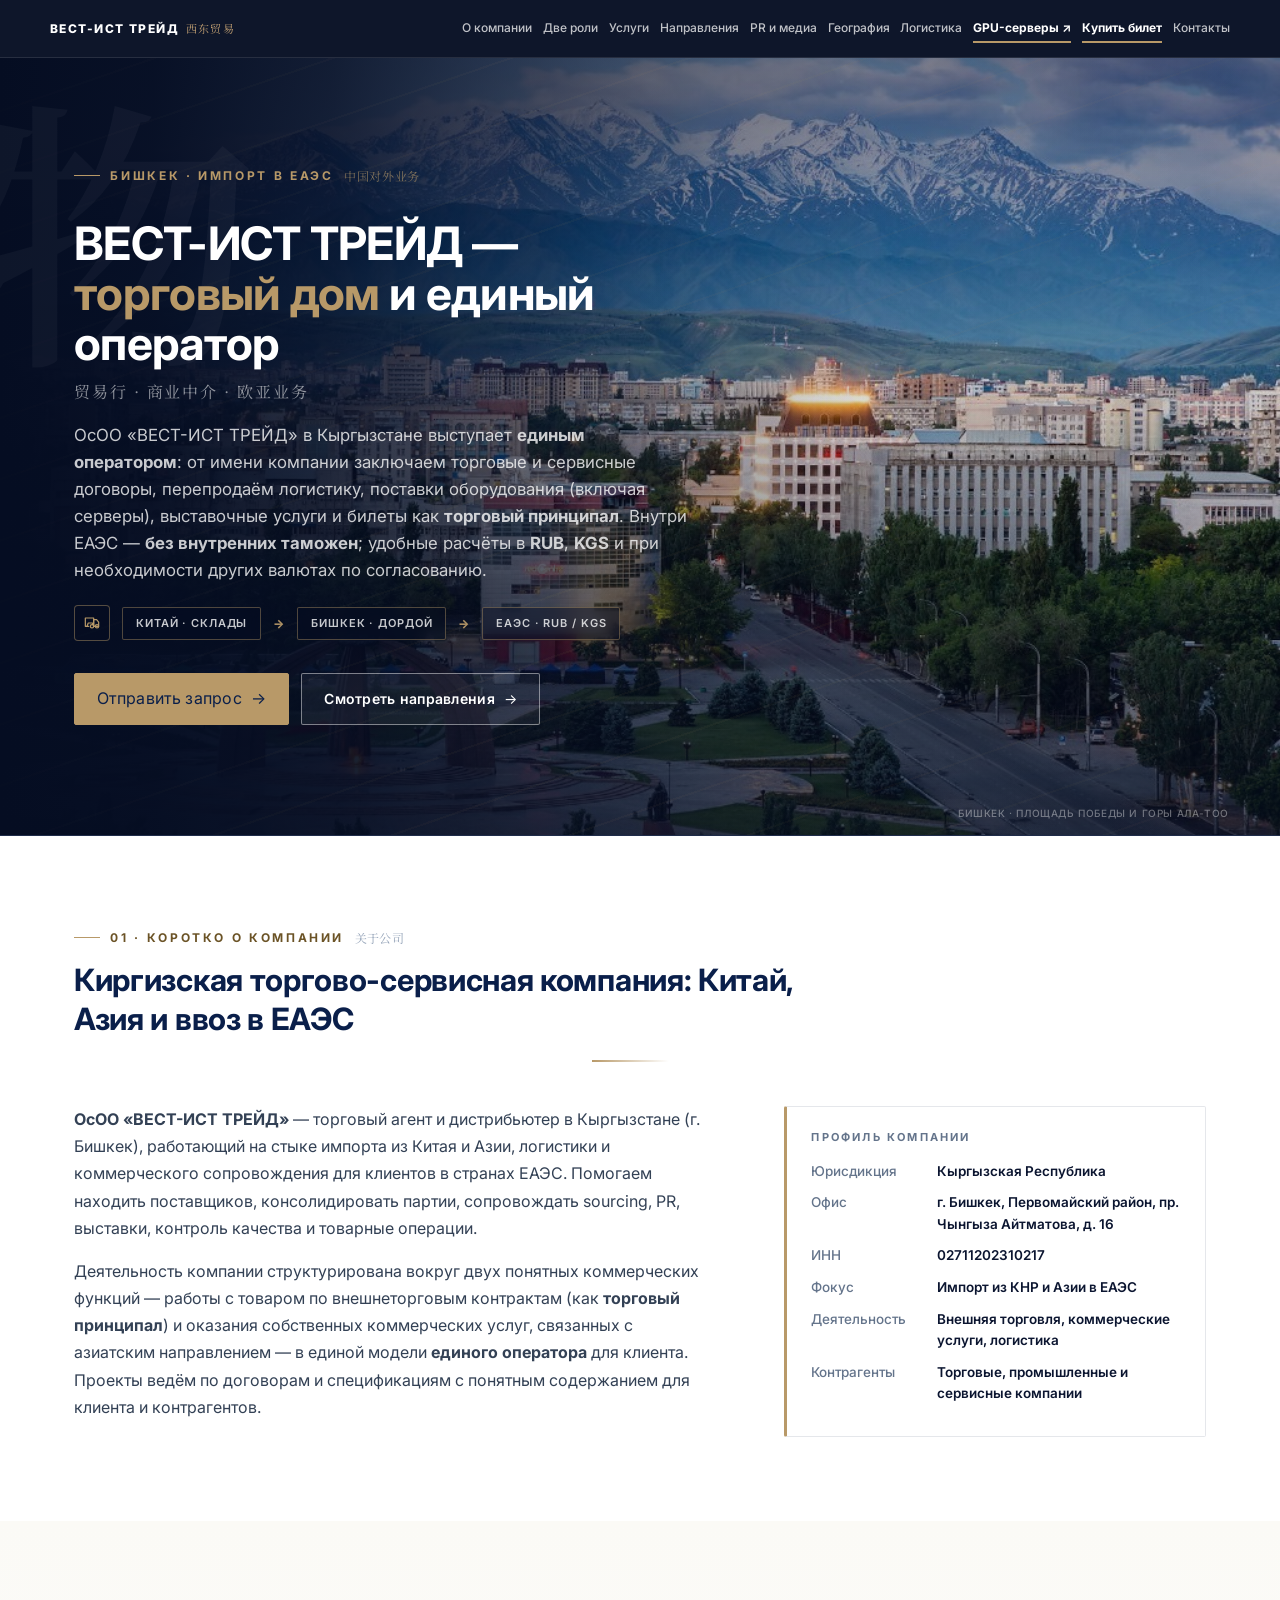
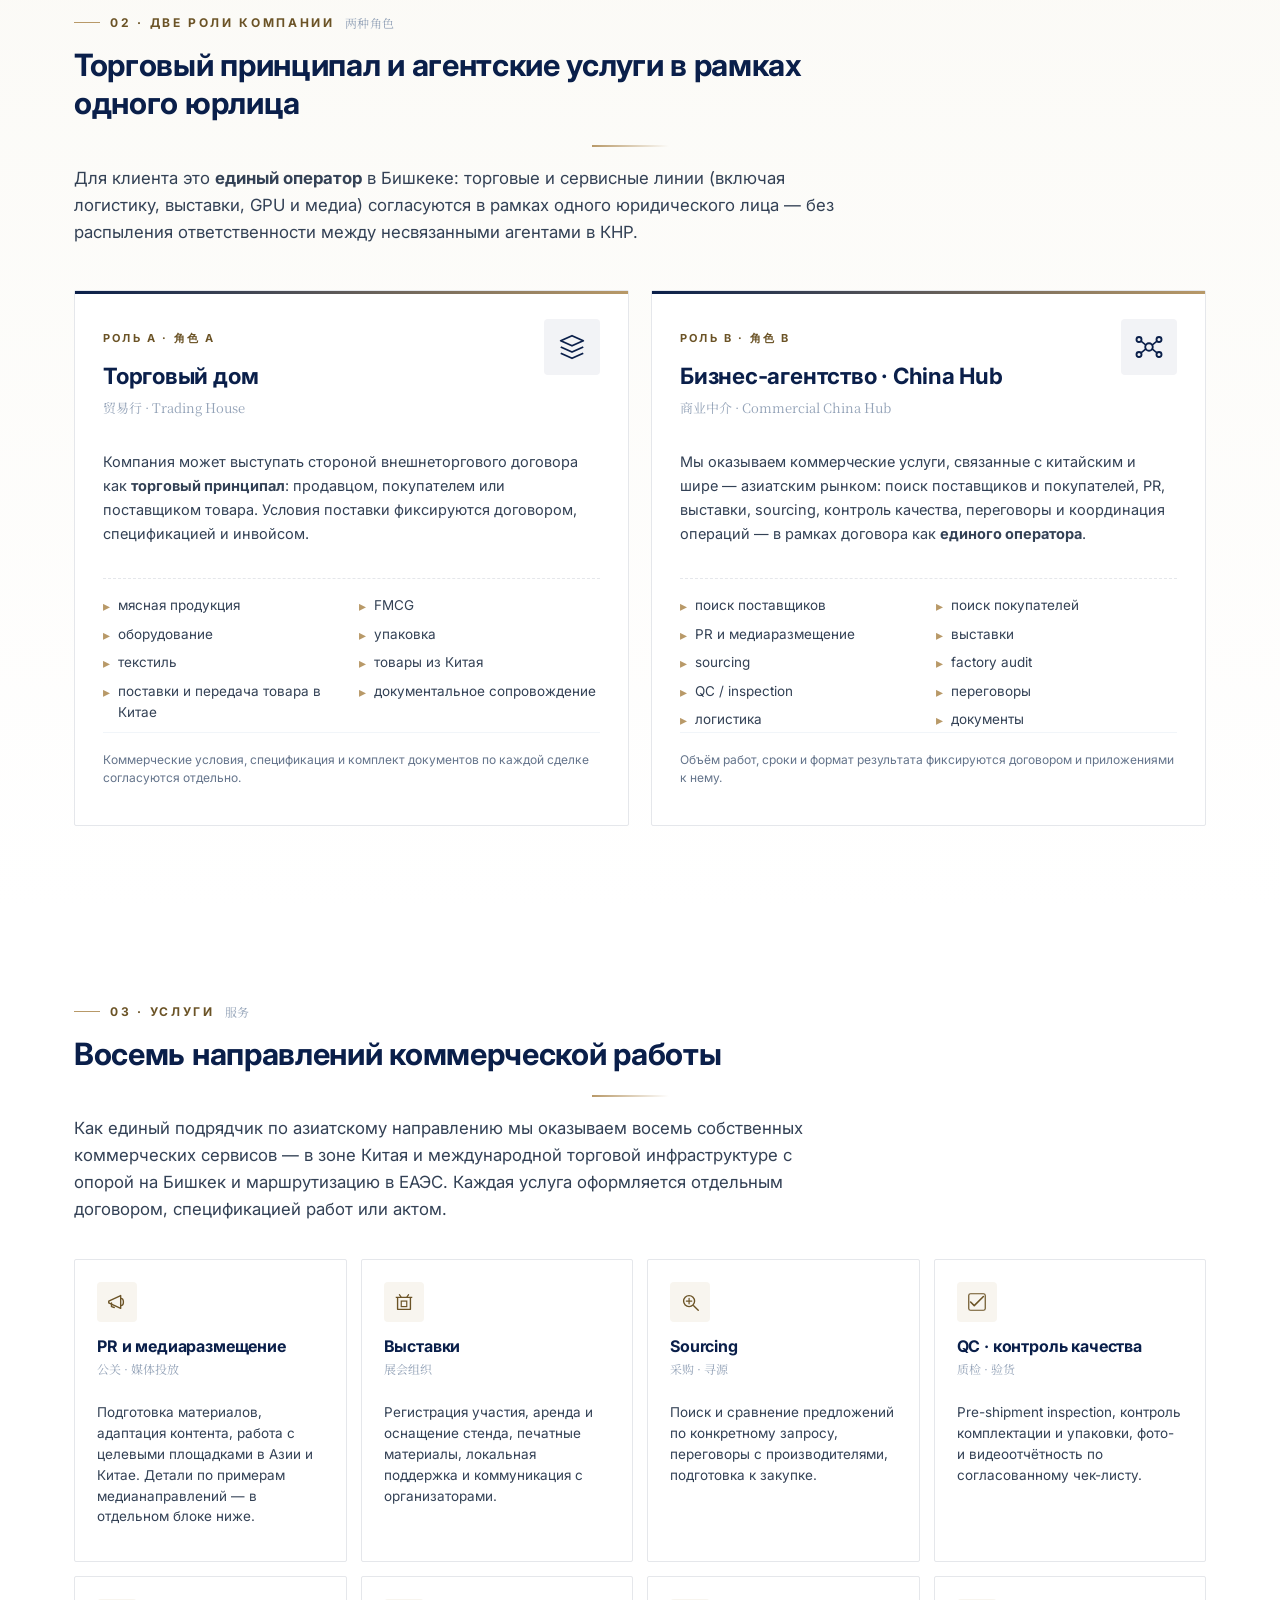
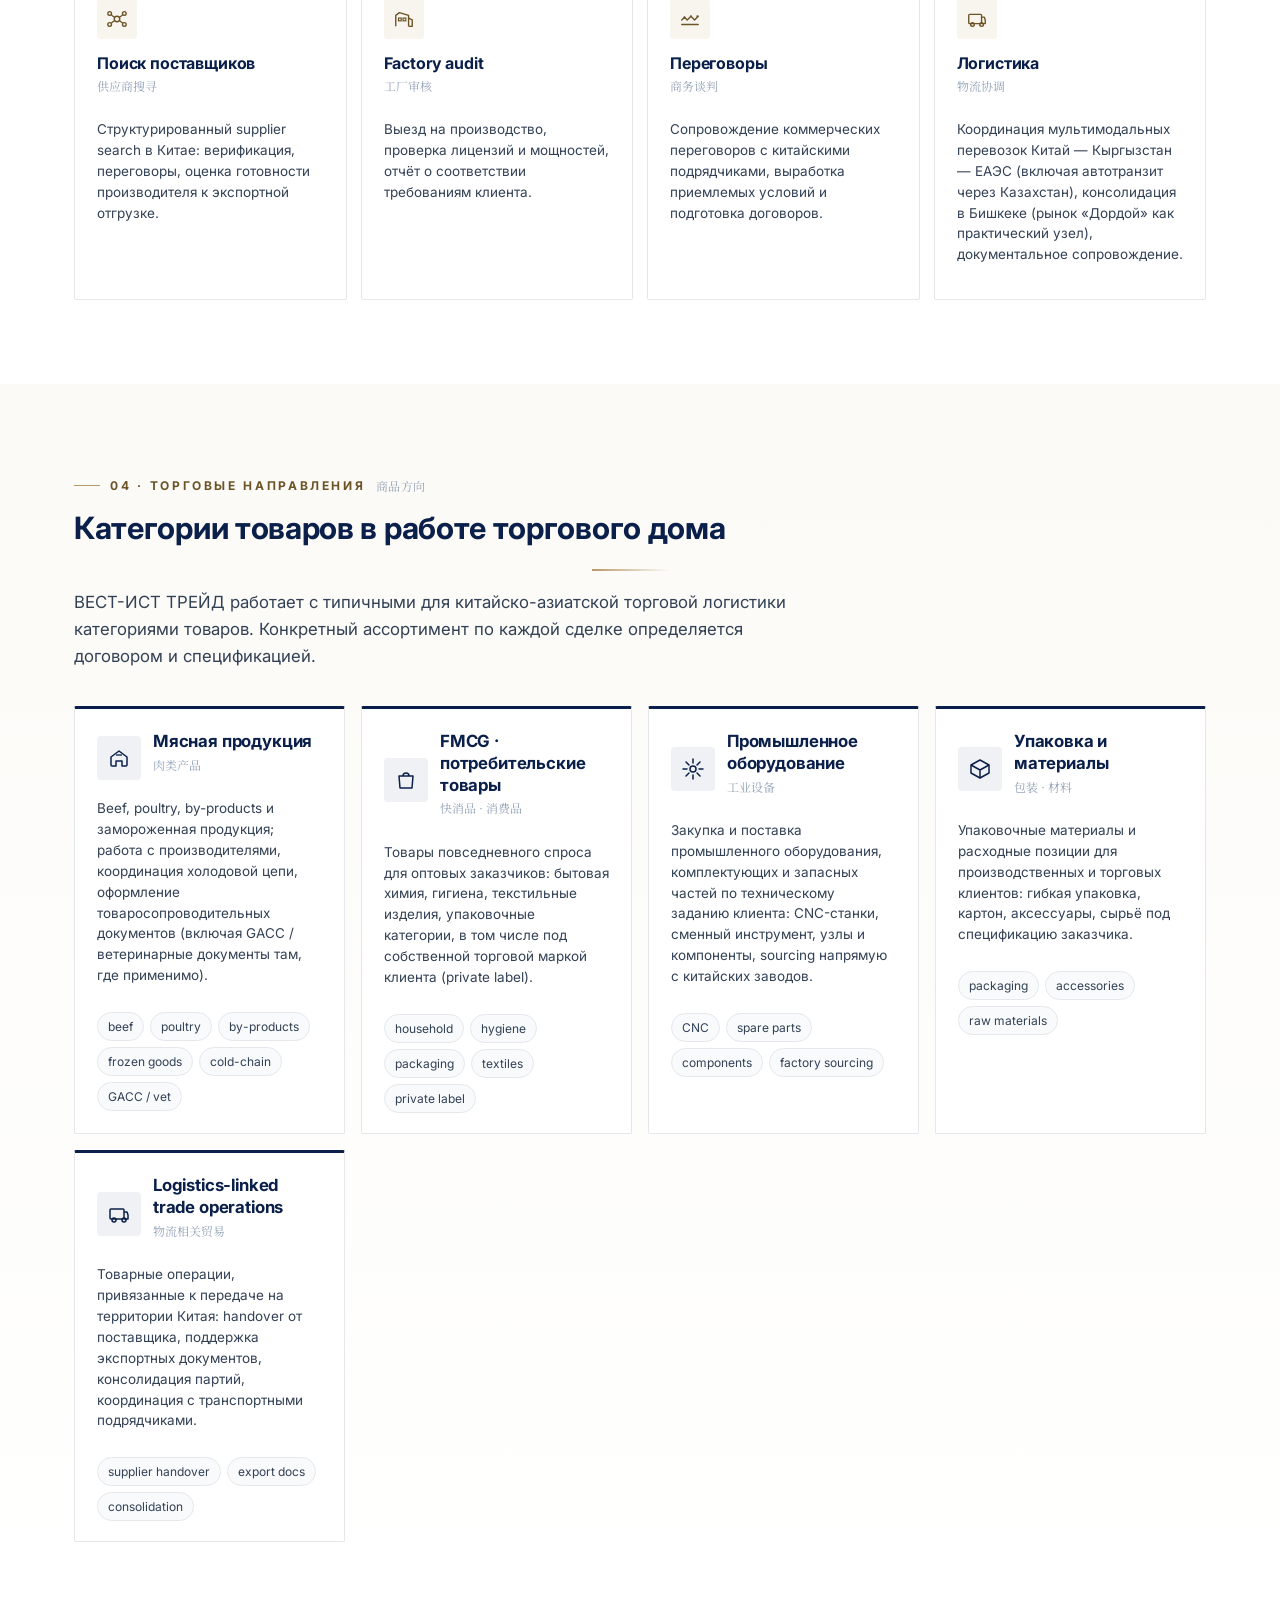
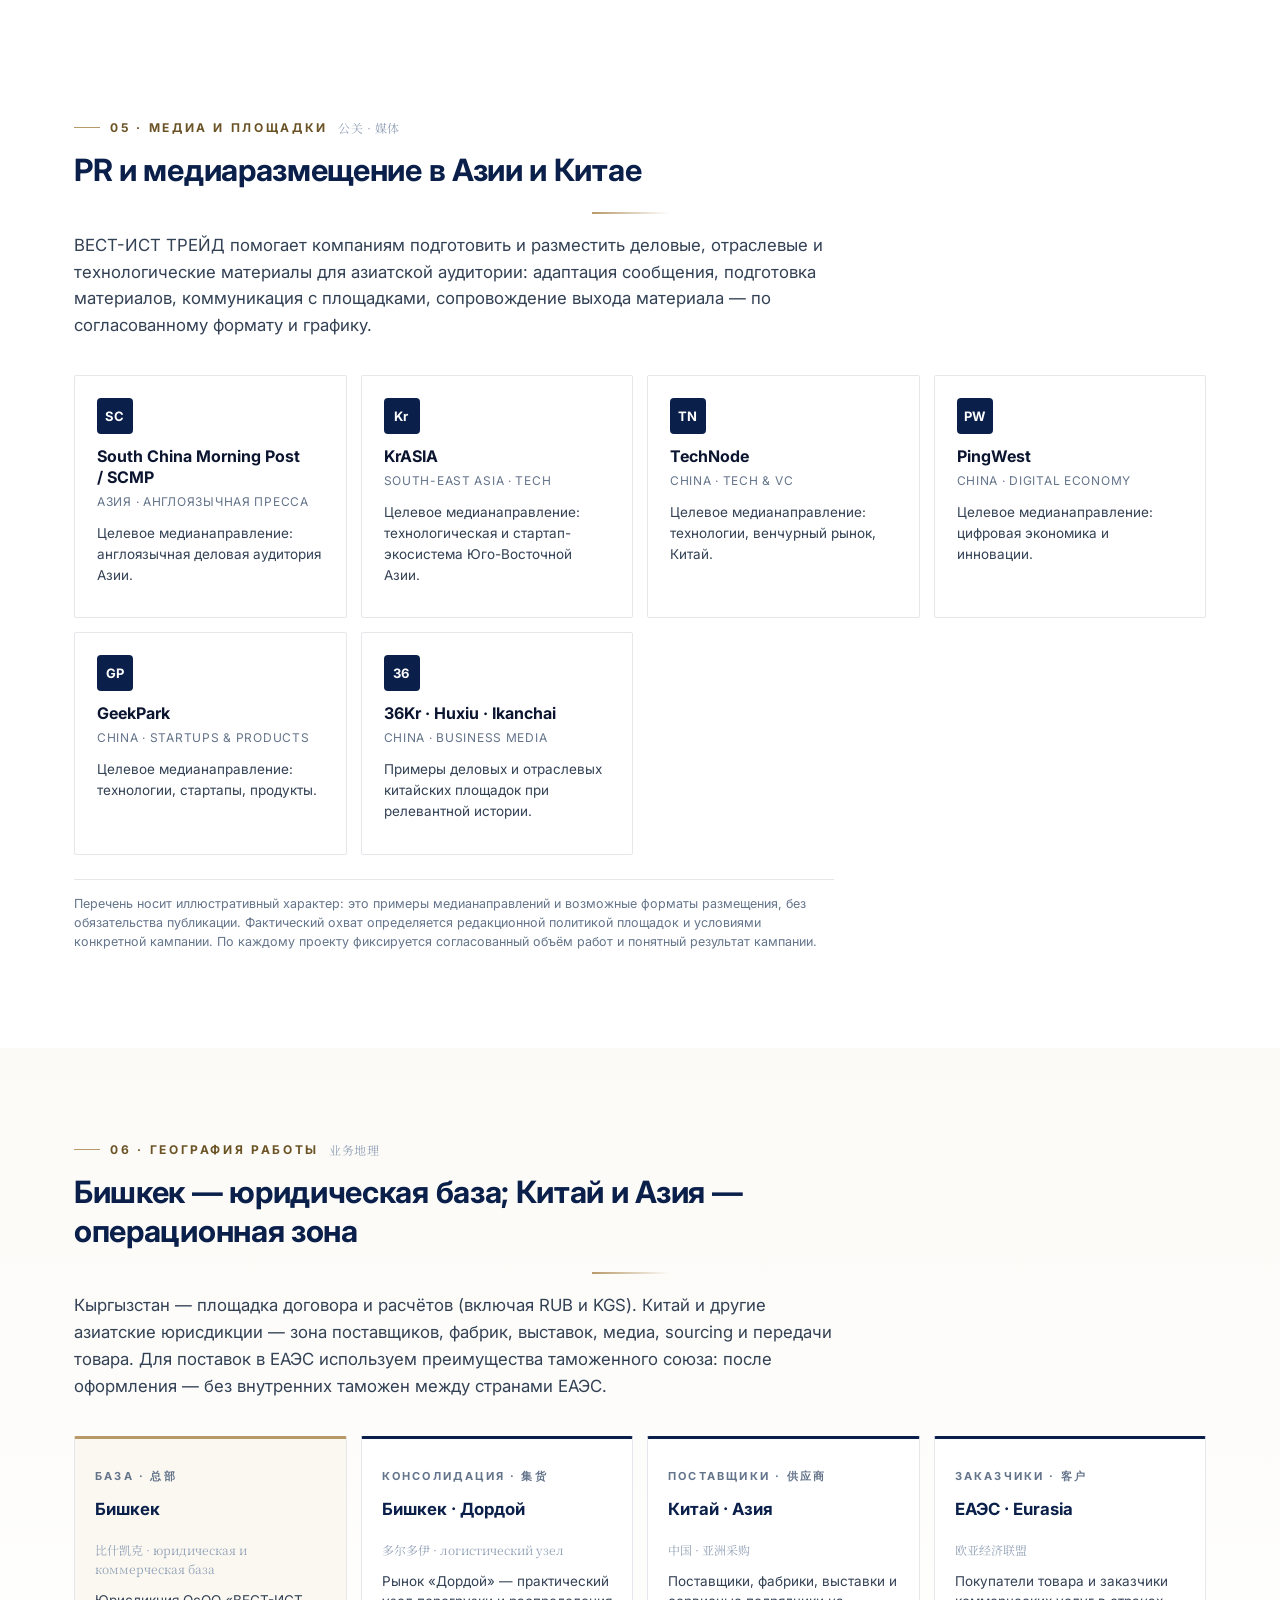
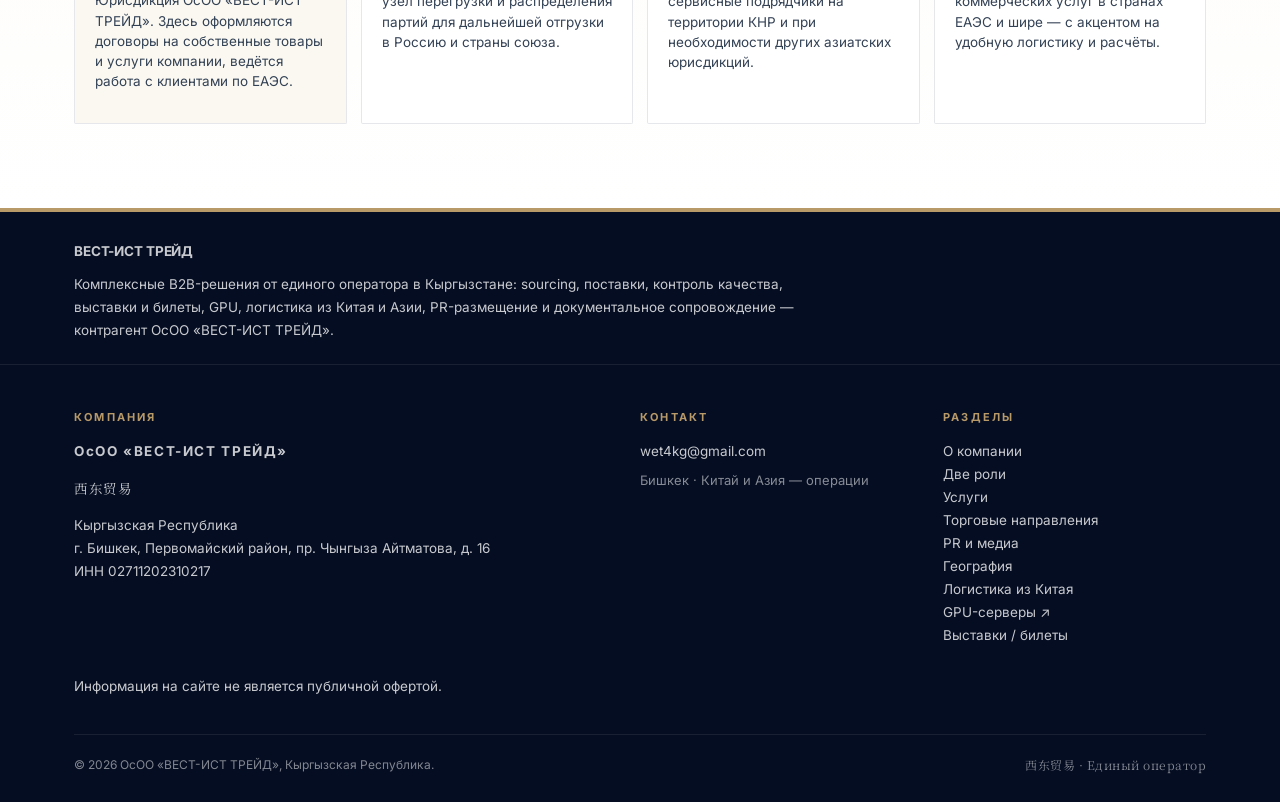
<file: index.html>
<!DOCTYPE html>
<html lang="ru">
<head>
  <meta charset="UTF-8">
  <meta name="viewport" content="width=device-width, initial-scale=1">
  <title>ВЕСТ-ИСТ ТРЕЙД — торговый агент и импорт из Китая в ЕАЭС</title>
  <meta name="description" content="ОсОО «ВЕСТ-ИСТ ТРЕЙД» — единый оператор и торговый принципал в Бишкеке: импорт из Китая и Азии в ЕАЭС, логистика, торговый дом и агентские услуги. Расчёты в рублях и сомах, без внутренних таможен внутри союза.">
  <meta name="keywords" content="Импорт из Китая в ЕАЭС, Логистика Бишкек, Оплата в рублях за китайские товары">
  <meta name="robots" content="index,follow">
  <link rel="canonical" href="https://wet-kyrgyzstan.com/">
  <link rel="preconnect" href="https://fonts.googleapis.com">
  <link rel="preconnect" href="https://fonts.gstatic.com" crossorigin>
  <link href="https://fonts.googleapis.com/css2?family=Inter:wght@400;500;600;700;800&family=Noto+Serif+SC:wght@400;600&display=swap" rel="stylesheet">
  <link rel="stylesheet" href="style.css">
</head>
<body>

<!-- ============== HEADER ============== -->
<header class="site-header">
  <div class="container nav">
    <a href="./" class="logo">ВЕСТ-ИСТ ТРЕЙД <span class="cn-mark">西东贸易</span></a>
    <nav class="nav-links nav-links--tickets">
      <a href="#about">О компании</a>
      <a href="#roles">Две роли</a>
      <a href="#services">Услуги</a>
      <a href="#directions">Направления</a>
      <a href="#media">PR и медиа</a>
      <a href="#geography">География</a>
      <a href="logistics/">Логистика</a>
      <a href="https://west-east.cloud/" class="nav-link-gpu" target="_blank" rel="noopener">GPU-серверы ↗</a>
      <a href="tickets/" class="nav-link-tickets">Купить билет</a>
      <a href="#contacts">Контакты</a>
    </nav>
    <button class="nav-toggle" aria-label="Меню" onclick="document.querySelector('.nav-links').classList.toggle('open')">
      <svg viewBox="0 0 24 24" fill="none" width="20" height="20"><path d="M3 6h18M3 12h18M3 18h18" stroke="currentColor" stroke-width="2" stroke-linecap="round"/></svg>
    </button>
  </div>
</header>

<!-- ============== HERO ============== -->
<section class="hero" id="top" aria-label="Торговый дом ВЕСТ-ИСТ ТРЕЙД — импорт в ЕАЭС через Кыргызстан">
  <div class="hero-watermark" aria-hidden="true">物</div>

  <div class="container hero-content">
    <div class="hero-grid">

      <div class="hero-copy">
        <p class="hero-eyebrow">
          Бишкек · импорт в ЕАЭС
          <span class="cn-tag cn">中国对外业务</span>
        </p>

        <h1>ВЕСТ-ИСТ ТРЕЙД — <span class="accent">торговый дом</span> и единый оператор</h1>
        <p class="hero-sub-cn cn">贸易行 · 商业中介 · 欧亚业务</p>
        <p class="hero-lead">
          ОсОО «ВЕСТ-ИСТ ТРЕЙД» в Кыргызстане выступает <strong>единым оператором</strong>: от имени компании заключаем торговые
          и сервисные договоры, перепродаём логистику, поставки оборудования (включая серверы), выставочные услуги и билеты как
          <strong>торговый принципал</strong>. Внутри ЕАЭС — <strong>без внутренних таможен</strong>; удобные расчёты в <strong>RUB</strong>, <strong>KGS</strong> и при необходимости других валютах по согласованию.
        </p>

        <div class="hero-logistics-strip" aria-label="Логистический маршрут">
          <span class="hero-route-icon" aria-hidden="true">
            <svg viewBox="0 0 24 24" fill="none"><path d="M14 16V6H4v10h2m8 0h2m-6 0a2 2 0 1 0 4 0 2 2 0 0 0-4 0zm6 0a2 2 0 1 0 4 0 2 2 0 0 0-4 0zM8 16H6m0 0l1.5-4h5L14 16" stroke="currentColor" stroke-width="1.45" stroke-linecap="round" stroke-linejoin="round"/><path d="M14 8h3.5l2.5 3v5H14V8z" stroke="currentColor" stroke-width="1.45" stroke-linejoin="round"/></svg>
          </span>
          <span class="hero-route-pill">Китай · склады</span>
          <span class="hero-route-arrow" aria-hidden="true">→</span>
          <span class="hero-route-pill">Бишкек · Дордой</span>
          <span class="hero-route-arrow" aria-hidden="true">→</span>
          <span class="hero-route-pill">ЕАЭС · RUB / KGS</span>
        </div>

        <div class="hero-cta">
          <button type="button" class="btn btn-primary btn-arrow" data-open-request-modal>Отправить запрос</button>
          <a class="btn btn-ghost btn-arrow" href="#directions">Смотреть направления</a>
        </div>
      </div>

    </div>
  </div>
  <p class="hero-photo-credit">Бишкек · площадь Победы и горы Ала-Тоо</p>
</section>

<main>

  <!-- ============== 01 · ABOUT ============== -->
  <section id="about" class="section">
    <div class="container">
      <p class="eyebrow">01 · Коротко о компании <span class="cn-tag cn">关于公司</span></p>
      <h2>Киргизская торгово-сервисная компания: Китай, Азия и ввоз в ЕАЭС</h2>
      <hr class="rule-gold">

      <div class="about-grid">
        <div class="about-text">
          <p>
            <strong>ОсОО «ВЕСТ-ИСТ ТРЕЙД»</strong> — торговый агент и дистрибьютер в Кыргызстане (г. Бишкек), работающий на стыке
            импорта из Китая и Азии, логистики и коммерческого сопровождения для клиентов в странах ЕАЭС. Помогаем находить
            поставщиков, консолидировать партии, сопровождать sourcing, PR, выставки, контроль качества и товарные операции.
          </p>
          <p>
            Деятельность компании структурирована вокруг двух понятных коммерческих функций —
            работы с товаром по внешнеторговым контрактам (как <strong>торговый принципал</strong>) и оказания собственных коммерческих услуг,
            связанных с азиатским направлением — в единой модели <strong>единого оператора</strong> для клиента.
            Проекты ведём по договорам и спецификациям с понятным
            содержанием для клиента и контрагентов.
          </p>
        </div>

        <aside class="about-card">
          <h4>Профиль компании</h4>
          <div class="kv">
            <div class="k">Юрисдикция</div>
            <div class="v">Кыргызская Республика</div>
            <div class="k">Офис</div>
            <div class="v">г. Бишкек, Первомайский район, пр. Чынгыза Айтматова, д. 16</div>
            <div class="k">ИНН</div>
            <div class="v">02711202310217</div>
            <div class="k">Фокус</div>
            <div class="v">Импорт из КНР и Азии в ЕАЭС</div>
            <div class="k">Деятельность</div>
            <div class="v">Внешняя торговля, коммерческие услуги, логистика</div>
            <div class="k">Контрагенты</div>
            <div class="v">Торговые, промышленные и сервисные компании</div>
          </div>
        </aside>
      </div>
    </div>
  </section>

  <!-- ============== 02 · TWO ROLES ============== -->
  <section id="roles" class="section section-paper">
    <div class="container">
      <p class="eyebrow">02 · Две роли компании <span class="cn-tag cn">两种角色</span></p>
      <h2>Торговый принципал и агентские услуги в рамках одного юрлица</h2>
      <hr class="rule-gold">
      <p class="lead">
        Для клиента это <strong>единый оператор</strong> в Бишкеке: торговые и сервисные линии (включая логистику, выставки,
        GPU и медиа) согласуются в рамках одного юридического лица — без распыления ответственности между
        несвязанными агентами в КНР.
      </p>

      <div class="roles-grid">

        <!-- Role A · Trading House -->
        <article class="role-card">
          <div class="role-head">
            <div>
              <p class="role-tag">Роль A · 角色 A</p>
              <h3>Торговый дом</h3>
              <p class="cn-sub">贸易行 · Trading House</p>
            </div>
            <div class="role-icon" aria-hidden="true">
              <svg viewBox="0 0 24 24" fill="none">
                <path d="M3 7l9-4 9 4-9 4-9-4z" stroke="currentColor" stroke-width="1.5" stroke-linejoin="round"/>
                <path d="M3 12l9 4 9-4M3 17l9 4 9-4" stroke="currentColor" stroke-width="1.5" stroke-linejoin="round"/>
              </svg>
            </div>
          </div>

          <p class="role-body">
            Компания может выступать стороной внешнеторгового договора как <strong>торговый принципал</strong>: продавцом, покупателем
            или поставщиком товара. Условия поставки фиксируются договором, спецификацией и инвойсом.
          </p>

          <ul class="role-bullets">
            <li>мясная продукция</li>
            <li>FMCG</li>
            <li>оборудование</li>
            <li>упаковка</li>
            <li>текстиль</li>
            <li>товары из Китая</li>
            <li>поставки и передача товара в Китае</li>
            <li>документальное сопровождение</li>
          </ul>

          <p class="role-foot">
            Коммерческие условия, спецификация и комплект документов по каждой сделке согласуются отдельно.
          </p>
        </article>

        <!-- Role B · Business Agency -->
        <article class="role-card">
          <div class="role-head">
            <div>
              <p class="role-tag">Роль B · 角色 B</p>
              <h3>Бизнес-агентство · China Hub</h3>
              <p class="cn-sub">商业中介 · Commercial China Hub</p>
            </div>
            <div class="role-icon" aria-hidden="true">
              <svg viewBox="0 0 24 24" fill="none">
                <circle cx="12" cy="12" r="3" stroke="currentColor" stroke-width="1.5"/>
                <circle cx="4"  cy="6"  r="2" stroke="currentColor" stroke-width="1.5"/>
                <circle cx="20" cy="6"  r="2" stroke="currentColor" stroke-width="1.5"/>
                <circle cx="4"  cy="18" r="2" stroke="currentColor" stroke-width="1.5"/>
                <circle cx="20" cy="18" r="2" stroke="currentColor" stroke-width="1.5"/>
                <path d="M5.6 7.3l4.2 3.4M18.4 7.3l-4.2 3.4M5.6 16.7l4.2-3.4M18.4 16.7l-4.2-3.4" stroke="currentColor" stroke-width="1.3"/>
              </svg>
            </div>
          </div>

          <p class="role-body">
            Мы оказываем коммерческие услуги, связанные с китайским и шире — азиатским рынком: поиск
            поставщиков и покупателей, PR, выставки, sourcing, контроль качества, переговоры
            и координация операций — в рамках договора как <strong>единого оператора</strong>.
          </p>

          <ul class="role-bullets">
            <li>поиск поставщиков</li>
            <li>поиск покупателей</li>
            <li>PR и медиаразмещение</li>
            <li>выставки</li>
            <li>sourcing</li>
            <li>factory audit</li>
            <li>QC / inspection</li>
            <li>переговоры</li>
            <li>логистика</li>
            <li>документы</li>
          </ul>

          <p class="role-foot">
            Объём работ, сроки и формат результата фиксируются договором и приложениями к нему.
          </p>
        </article>
      </div>

    </div>
  </section>

  <!-- ============== 04 · SERVICES ============== -->
  <section id="services" class="section">
    <div class="container">
      <p class="eyebrow">03 · Услуги <span class="cn-tag cn">服务</span></p>
      <h2>Восемь направлений коммерческой работы</h2>
      <hr class="rule-gold">
      <p class="lead">
        Как единый подрядчик по азиатскому направлению мы оказываем восемь собственных коммерческих сервисов —
        в зоне Китая и международной торговой инфраструктуре с опорой на Бишкек и маршрутизацию в ЕАЭС. Каждая услуга оформляется отдельным
        договором, спецификацией работ или актом.
      </p>

      <div class="svc-grid">

        <article class="svc-card">
          <div class="svc-icon" aria-hidden="true">
            <svg viewBox="0 0 24 24" fill="none">
              <path d="M3 11l13-6v14L3 13v-2z" stroke="currentColor" stroke-width="1.5" stroke-linejoin="round"/>
              <path d="M16 8c2 0 3 1.5 3 4s-1 4-3 4" stroke="currentColor" stroke-width="1.5" stroke-linecap="round"/>
              <path d="M6 13v4l3 1" stroke="currentColor" stroke-width="1.5" stroke-linecap="round"/>
            </svg>
          </div>
          <h3>PR и медиаразмещение</h3>
          <p class="cn-sub">公关 · 媒体投放</p>
          <p class="svc-body">
            Подготовка материалов, адаптация контента, работа с целевыми площадками в Азии и Китае.
            Детали по примерам медианаправлений — в отдельном блоке ниже.
          </p>
        </article>

        <a href="tickets/" class="svc-card svc-card--link">
          <div class="svc-icon" aria-hidden="true">
            <svg viewBox="0 0 24 24" fill="none">
              <path d="M3 7h18M5 7v13h14V7" stroke="currentColor" stroke-width="1.5" stroke-linejoin="round"/>
              <rect x="9" y="11" width="6" height="6" stroke="currentColor" stroke-width="1.3"/>
              <path d="M7 4l2 3M17 4l-2 3" stroke="currentColor" stroke-width="1.3" stroke-linecap="round"/>
            </svg>
          </div>
          <h3>Выставки</h3>
          <p class="cn-sub">展会组织</p>
          <p class="svc-body">
            Регистрация участия, аренда и оснащение стенда, печатные материалы, локальная
            поддержка и коммуникация с организаторами.
          </p>
        </a>

        <article class="svc-card">
          <div class="svc-icon" aria-hidden="true">
            <svg viewBox="0 0 24 24" fill="none">
              <circle cx="11" cy="11" r="6" stroke="currentColor" stroke-width="1.5"/>
              <path d="M16 16l5 5" stroke="currentColor" stroke-width="1.5" stroke-linecap="round"/>
              <path d="M8 11h6M11 8v6" stroke="currentColor" stroke-width="1.3" stroke-linecap="round"/>
            </svg>
          </div>
          <h3>Sourcing</h3>
          <p class="cn-sub">采购 · 寻源</p>
          <p class="svc-body">
            Поиск и сравнение предложений по конкретному запросу, переговоры
            с производителями, подготовка к закупке.
          </p>
        </article>

        <article class="svc-card">
          <div class="svc-icon" aria-hidden="true">
            <svg viewBox="0 0 24 24" fill="none">
              <path d="M5 12l4 4 10-10" stroke="currentColor" stroke-width="1.7" stroke-linecap="round" stroke-linejoin="round"/>
              <rect x="3" y="3" width="18" height="18" rx="2" stroke="currentColor" stroke-width="1.3"/>
            </svg>
          </div>
          <h3>QC · контроль качества</h3>
          <p class="cn-sub">质检 · 验货</p>
          <p class="svc-body">
            Pre-shipment inspection, контроль комплектации и упаковки, фото-
            и видеоотчётность по согласованному чек-листу.
          </p>
        </article>

        <article class="svc-card">
          <div class="svc-icon" aria-hidden="true">
            <svg viewBox="0 0 24 24" fill="none">
              <circle cx="12" cy="12" r="3" stroke="currentColor" stroke-width="1.5"/>
              <circle cx="4"  cy="6"  r="2" stroke="currentColor" stroke-width="1.5"/>
              <circle cx="20" cy="6"  r="2" stroke="currentColor" stroke-width="1.5"/>
              <circle cx="4"  cy="18" r="2" stroke="currentColor" stroke-width="1.5"/>
              <circle cx="20" cy="18" r="2" stroke="currentColor" stroke-width="1.5"/>
              <path d="M5.6 7.3l4.2 3.4M18.4 7.3l-4.2 3.4M5.6 16.7l4.2-3.4M18.4 16.7l-4.2-3.4" stroke="currentColor" stroke-width="1.3"/>
            </svg>
          </div>
          <h3>Поиск поставщиков</h3>
          <p class="cn-sub">供应商搜寻</p>
          <p class="svc-body">
            Структурированный supplier search в Китае: верификация, переговоры,
            оценка готовности производителя к экспортной отгрузке.
          </p>
        </article>

        <article class="svc-card">
          <div class="svc-icon" aria-hidden="true">
            <svg viewBox="0 0 24 24" fill="none">
              <path d="M3 20V8l4-3 10 3v12" stroke="currentColor" stroke-width="1.5" stroke-linejoin="round"/>
              <rect x="6"  y="11" width="3" height="3" stroke="currentColor" stroke-width="1.3"/>
              <rect x="11" y="11" width="3" height="3" stroke="currentColor" stroke-width="1.3"/>
              <path d="M17 11l4 2v7h-4" stroke="currentColor" stroke-width="1.5" stroke-linejoin="round"/>
            </svg>
          </div>
          <h3>Factory audit</h3>
          <p class="cn-sub">工厂审核</p>
          <p class="svc-body">
            Выезд на производство, проверка лицензий и мощностей, отчёт
            о соответствии требованиям клиента.
          </p>
        </article>

        <article class="svc-card">
          <div class="svc-icon" aria-hidden="true">
            <svg viewBox="0 0 24 24" fill="none">
              <path d="M3 13l3-3 3 3 4-4 4 4 4-4" stroke="currentColor" stroke-width="1.5" stroke-linecap="round" stroke-linejoin="round"/>
              <path d="M3 18h18" stroke="currentColor" stroke-width="1.5" stroke-linecap="round"/>
              <circle cx="6"  cy="10" r="1" fill="currentColor"/>
              <circle cx="13" cy="9"  r="1" fill="currentColor"/>
              <circle cx="20" cy="9"  r="1" fill="currentColor"/>
            </svg>
          </div>
          <h3>Переговоры</h3>
          <p class="cn-sub">商务谈判</p>
          <p class="svc-body">
            Сопровождение коммерческих переговоров с китайскими подрядчиками,
            выработка приемлемых условий и подготовка договоров.
          </p>
        </article>

        <a href="logistics/" class="svc-card svc-card--link">
          <div class="svc-icon" aria-hidden="true">
            <svg viewBox="0 0 24 24" fill="none">
              <rect x="3" y="7" width="14" height="10" rx="1" stroke="currentColor" stroke-width="1.5"/>
              <path d="M17 10h3l1 3v4h-4" stroke="currentColor" stroke-width="1.5" stroke-linejoin="round"/>
              <circle cx="7"  cy="18" r="2" stroke="currentColor" stroke-width="1.5"/>
              <circle cx="17" cy="18" r="2" stroke="currentColor" stroke-width="1.5"/>
            </svg>
          </div>
          <h3>Логистика</h3>
          <p class="cn-sub">物流协调</p>
          <p class="svc-body">
            Координация мультимодальных перевозок Китай — Кыргызстан — ЕАЭС (включая автотранзит через Казахстан),
            консолидация в Бишкеке (рынок «Дордой» как практический узел), документальное сопровождение.
          </p>
        </a>

      </div>
    </div>
  </section>

  <!-- ============== 05 · TRADING DIRECTIONS ============== -->
  <section id="directions" class="section section-paper">
    <div class="container">
      <p class="eyebrow">04 · Торговые направления <span class="cn-tag cn">商品方向</span></p>
      <h2>Категории товаров в работе торгового дома</h2>
      <hr class="rule-gold">
      <p class="lead">
        ВЕСТ-ИСТ ТРЕЙД работает с типичными для китайско-азиатской торговой логистики категориями товаров.
        Конкретный ассортимент по каждой сделке определяется договором и спецификацией.
      </p>

      <div class="dir-grid">

        <article class="dir-card">
          <div class="dir-head">
            <div class="dir-icon" aria-hidden="true">
              <svg viewBox="0 0 24 24" fill="none">
                <path d="M4 11l8-6 8 6v8a1 1 0 0 1-1 1h-4v-5h-6v5H5a1 1 0 0 1-1-1v-8z" stroke="currentColor" stroke-width="1.5" stroke-linejoin="round"/>
                <path d="M9 9h6" stroke="currentColor" stroke-width="1.3"/>
              </svg>
            </div>
            <div>
              <h3>Мясная продукция</h3>
              <p class="cn-sub">肉类产品</p>
            </div>
          </div>
          <p class="dir-body">
            Beef, poultry, by-products и замороженная продукция; работа с производителями,
            координация холодовой цепи, оформление товаросопроводительных документов
            (включая GACC / ветеринарные документы там, где применимо).
          </p>
          <div class="dir-bullets">
            <span>beef</span>
            <span>poultry</span>
            <span>by-products</span>
            <span>frozen goods</span>
            <span>cold-chain</span>
            <span>GACC / vet</span>
          </div>
        </article>

        <article class="dir-card">
          <div class="dir-head">
            <div class="dir-icon" aria-hidden="true">
              <svg viewBox="0 0 24 24" fill="none">
                <path d="M5 8h14l-1 12H6L5 8z" stroke="currentColor" stroke-width="1.5" stroke-linejoin="round"/>
                <path d="M9 8a3 3 0 1 1 6 0" stroke="currentColor" stroke-width="1.5"/>
              </svg>
            </div>
            <div>
              <h3>FMCG · потребительские товары</h3>
              <p class="cn-sub">快消品 · 消费品</p>
            </div>
          </div>
          <p class="dir-body">
            Товары повседневного спроса для оптовых заказчиков: бытовая химия, гигиена,
            текстильные изделия, упаковочные категории, в том числе под собственной торговой
            маркой клиента (private label).
          </p>
          <div class="dir-bullets">
            <span>household</span>
            <span>hygiene</span>
            <span>packaging</span>
            <span>textiles</span>
            <span>private label</span>
          </div>
        </article>

        <article class="dir-card">
          <div class="dir-head">
            <div class="dir-icon" aria-hidden="true">
              <svg viewBox="0 0 24 24" fill="none">
                <circle cx="12" cy="12" r="3" stroke="currentColor" stroke-width="1.5"/>
                <path d="M12 2v4M12 18v4M2 12h4M18 12h4M5 5l3 3M16 16l3 3M5 19l3-3M16 8l3-3" stroke="currentColor" stroke-width="1.5" stroke-linecap="round"/>
              </svg>
            </div>
            <div>
              <h3>Промышленное оборудование</h3>
              <p class="cn-sub">工业设备</p>
            </div>
          </div>
          <p class="dir-body">
            Закупка и поставка промышленного оборудования, комплектующих и запасных частей
            по техническому заданию клиента: CNC-станки, сменный инструмент, узлы и компоненты,
            sourcing напрямую с китайских заводов.
          </p>
          <div class="dir-bullets">
            <span>CNC</span>
            <span>spare parts</span>
            <span>components</span>
            <span>factory sourcing</span>
          </div>
        </article>

        <article class="dir-card">
          <div class="dir-head">
            <div class="dir-icon" aria-hidden="true">
              <svg viewBox="0 0 24 24" fill="none">
                <path d="M3 8l9-5 9 5v8l-9 5-9-5V8z" stroke="currentColor" stroke-width="1.5" stroke-linejoin="round"/>
                <path d="M3 8l9 5 9-5M12 13v8" stroke="currentColor" stroke-width="1.5" stroke-linejoin="round"/>
              </svg>
            </div>
            <div>
              <h3>Упаковка и материалы</h3>
              <p class="cn-sub">包装 · 材料</p>
            </div>
          </div>
          <p class="dir-body">
            Упаковочные материалы и расходные позиции для производственных и торговых клиентов:
            гибкая упаковка, картон, аксессуары, сырьё под спецификацию заказчика.
          </p>
          <div class="dir-bullets">
            <span>packaging</span>
            <span>accessories</span>
            <span>raw materials</span>
          </div>
        </article>

        <article class="dir-card">
          <div class="dir-head">
            <div class="dir-icon" aria-hidden="true">
              <svg viewBox="0 0 24 24" fill="none">
                <rect x="3" y="7" width="14" height="10" rx="1" stroke="currentColor" stroke-width="1.5"/>
                <path d="M17 10h3l1 3v4h-4" stroke="currentColor" stroke-width="1.5" stroke-linejoin="round"/>
                <circle cx="7"  cy="18" r="2" stroke="currentColor" stroke-width="1.5"/>
                <circle cx="17" cy="18" r="2" stroke="currentColor" stroke-width="1.5"/>
              </svg>
            </div>
            <div>
              <h3>Logistics-linked trade operations</h3>
              <p class="cn-sub">物流相关贸易</p>
            </div>
          </div>
          <p class="dir-body">
            Товарные операции, привязанные к передаче на территории Китая: handover
            от поставщика, поддержка экспортных документов, консолидация партий, координация
            с транспортными подрядчиками.
          </p>
          <div class="dir-bullets">
            <span>supplier handover</span>
            <span>export docs</span>
            <span>consolidation</span>
          </div>
        </article>

      </div>
    </div>
  </section>

  <!-- ============== 06 · PR & MEDIA PLACEMENT ============== -->
  <section id="media" class="section">
    <div class="container">
      <p class="eyebrow">05 · Медиа и площадки <span class="cn-tag cn">公关 · 媒体</span></p>
      <h2>PR и медиаразмещение в Азии и Китае</h2>
      <hr class="rule-gold">
      <p class="lead">
        ВЕСТ-ИСТ ТРЕЙД помогает компаниям подготовить и разместить деловые, отраслевые и технологические
        материалы для азиатской аудитории: адаптация сообщения, подготовка материалов,
        коммуникация с площадками, сопровождение выхода материала — по согласованному формату и графику.
      </p>

      <div class="media-grid">

        <article class="media-card">
          <div class="media-mark">SC</div>
          <div class="media-name">South China Morning Post <span class="lat">/ SCMP</span></div>
          <div class="media-region">Азия · англоязычная пресса</div>
          <p class="media-body">Целевое медианаправление: англоязычная деловая аудитория Азии.</p>
        </article>

        <article class="media-card">
          <div class="media-mark">Kr</div>
          <div class="media-name">KrASIA</div>
          <div class="media-region">South-East Asia · Tech</div>
          <p class="media-body">Целевое медианаправление: технологическая и стартап-экосистема Юго-Восточной Азии.</p>
        </article>

        <article class="media-card">
          <div class="media-mark">TN</div>
          <div class="media-name">TechNode</div>
          <div class="media-region">China · Tech &amp; VC</div>
          <p class="media-body">Целевое медианаправление: технологии, венчурный рынок, Китай.</p>
        </article>

        <article class="media-card">
          <div class="media-mark">PW</div>
          <div class="media-name">PingWest</div>
          <div class="media-region">China · Digital economy</div>
          <p class="media-body">Целевое медианаправление: цифровая экономика и инновации.</p>
        </article>

        <article class="media-card">
          <div class="media-mark">GP</div>
          <div class="media-name">GeekPark</div>
          <div class="media-region">China · Startups &amp; products</div>
          <p class="media-body">Целевое медианаправление: технологии, стартапы, продукты.</p>
        </article>

        <article class="media-card">
          <div class="media-mark">36</div>
          <div class="media-name">36Kr · Huxiu · Ikanchai</div>
          <div class="media-region">China · Business media</div>
          <p class="media-body">Примеры деловых и отраслевых китайских площадок при релевантной истории.</p>
        </article>

      </div>

      <p class="media-foot">
        Перечень носит иллюстративный характер: это примеры медианаправлений и возможные форматы размещения,
        без обязательства публикации. Фактический охват определяется редакционной политикой площадок и условиями
        конкретной кампании. По каждому проекту фиксируется согласованный объём работ и понятный результат кампании.
      </p>
    </div>
  </section>

  <!-- ============== 06 · GEOGRAPHY ============== -->
  <section id="geography" class="section section-paper">
    <div class="container">
      <p class="eyebrow">06 · География работы <span class="cn-tag cn">业务地理</span></p>
      <h2>Бишкек — юридическая база; Китай и Азия — операционная зона</h2>
      <hr class="rule-gold">
      <p class="lead">
        Кыргызстан — площадка договора и расчётов (включая RUB и KGS). Китай и другие азиатские юрисдикции — зона поставщиков, фабрик,
        выставок, медиа, sourcing и передачи товара. Для поставок в ЕАЭС используем преимущества таможенного союза: после оформления — без внутренних таможен между странами ЕАЭС.
      </p>

      <div class="geo-grid">
        <div class="geo-card hub">
          <p class="geo-tag">База · 总部</p>
          <p class="geo-name">Бишкек</p>
          <p class="geo-cn">比什凯克 · юридическая и коммерческая база</p>
          <p class="geo-body">
            Юрисдикция ОсОО «ВЕСТ-ИСТ ТРЕЙД». Здесь оформляются договоры на собственные товары и услуги компании, ведётся работа с клиентами по ЕАЭС.
          </p>
        </div>

        <div class="geo-card">
          <p class="geo-tag">Консолидация · 集货</p>
          <p class="geo-name">Бишкек · Дордой</p>
          <p class="geo-cn">多尔多伊 · логистический узел</p>
          <p class="geo-body">
            Рынок «Дордой» — практический узел перегрузки и распределения партий для дальнейшей отгрузки в Россию и страны союза.
          </p>
        </div>

        <div class="geo-card">
          <p class="geo-tag">Поставщики · 供应商</p>
          <p class="geo-name">Китай · Азия</p>
          <p class="geo-cn">中国 · 亚洲采购</p>
          <p class="geo-body">
            Поставщики, фабрики, выставки и сервисные подрядчики на территории КНР и при необходимости других азиатских юрисдикций.
          </p>
        </div>

        <div class="geo-card">
          <p class="geo-tag">Заказчики · 客户</p>
          <p class="geo-name">ЕАЭС · Eurasia</p>
          <p class="geo-cn">欧亚经济联盟</p>
          <p class="geo-body">
            Покупатели товара и заказчики коммерческих услуг в странах ЕАЭС и шире — с акцентом на удобную логистику и расчёты.
          </p>
        </div>
      </div>
    </div>
  </section>

</main>

<!-- ============== FOOTER ============== -->
<footer class="footer" id="contacts">
  <div class="footer-intro">
    <div class="container">
      <p class="footer-intro-title">ВЕСТ-ИСТ ТРЕЙД</p>
      <p class="footer-intro-text">
        Комплексные B2B-решения от единого оператора в Кыргызстане: sourcing, поставки, контроль качества,
        выставки и билеты, GPU, логистика из Китая и Азии, PR-размещение и документальное сопровождение — контрагент ОсОО «ВЕСТ-ИСТ ТРЕЙД».
      </p>
    </div>
  </div>
  <div class="container">
    <div class="footer-grid">

      <div>
        <h4>Компания</h4>
        <p class="footer-brand">ОсОО «ВЕСТ-ИСТ ТРЕЙД»</p>
        <p class="footer-cn cn">西东贸易</p>
        <p class="footer-addr">
          Кыргызская Республика<br>
          г. Бишкек, Первомайский район, пр. Чынгыза Айтматова, д. 16<br>
          ИНН 02711202310217
        </p>
      </div>

      <div>
        <h4>Контакт</h4>
        <p>
          <a href="mailto:wet4kg@gmail.com">wet4kg@gmail.com</a><br>
          <span class="footer-region">Бишкек · Китай и Азия — операции</span>
        </p>
      </div>

      <div>
        <h4>Разделы</h4>
        <ul>
          <li><a href="#about">О компании</a></li>
          <li><a href="#roles">Две роли</a></li>
          <li><a href="#services">Услуги</a></li>
          <li><a href="#directions">Торговые направления</a></li>
          <li><a href="#media">PR и медиа</a></li>
          <li><a href="#geography">География</a></li>
          <li><a href="logistics/">Логистика из Китая</a></li>
          <li><a href="https://west-east.cloud/" target="_blank" rel="noopener">GPU-серверы ↗</a></li>
          <li><a href="tickets/">Выставки / билеты</a></li>
        </ul>
      </div>

    </div>

    <p class="footer-tagline footer-tagline-below">Информация на сайте не является публичной офертой.</p>

    <div class="footer-bottom">
      <span>&copy; <span id="year"></span> ОсОО «ВЕСТ-ИСТ ТРЕЙД», Кыргызская Республика.</span>
      <span class="cn">西东贸易 · Единый оператор</span>
    </div>
  </div>
</footer>

<div class="request-modal" id="request-modal" hidden data-request-modal>
  <button type="button" class="request-modal-backdrop" tabindex="-1" aria-label="Закрыть" data-close-modal></button>
  <div class="request-modal-panel" role="dialog" aria-modal="true" aria-labelledby="request-modal-title">
    <button type="button" class="request-modal-close" aria-label="Закрыть" data-close-modal>&times;</button>
    <h2 id="request-modal-title" class="request-modal-title">Отправить запрос</h2>
    <p class="request-modal-lead">Заполните форму — ответим на указанный в тексте контакт или свяжемся по email компании.</p>
    <form class="request-form" action="https://formsubmit.co/wet4kg@gmail.com" method="POST">
      <input type="hidden" name="_subject" value="ВЕСТ-ИСТ ТРЕЙД — запрос с сайта">
      <input type="hidden" name="_captcha" value="false">
      <input type="hidden" name="_next" id="request-form-next" value="">
      <label class="request-field">
        <span class="request-label">ФИО</span>
        <input type="text" name="full_name" required autocomplete="name" placeholder="Иванов Иван Иванович">
      </label>
      <label class="request-field">
        <span class="request-label">Название компании</span>
        <input type="text" name="company" required autocomplete="organization" placeholder="ООО «Пример»">
      </label>
      <label class="request-field">
        <span class="request-label">Текст запроса</span>
        <textarea name="message" required rows="5" placeholder="Опишите задачу, объём, сроки, контакт для ответа"></textarea>
      </label>
      <button type="submit" class="btn btn-primary request-submit">Отправить</button>
    </form>
  </div>
</div>

<script>
  document.getElementById('year').textContent = new Date().getFullYear();
  (function () {
    var modal = document.getElementById('request-modal');
    var nextInput = document.getElementById('request-form-next');
    if (nextInput) nextInput.value = window.location.href.split('#')[0];
    if (!modal) return;
    function openModal() {
      modal.hidden = false;
      document.body.style.overflow = 'hidden';
    }
    function closeModal() {
      modal.hidden = true;
      document.body.style.overflow = '';
    }
    document.querySelectorAll('[data-open-request-modal]').forEach(function (btn) {
      btn.addEventListener('click', openModal);
    });
    modal.querySelectorAll('[data-close-modal]').forEach(function (el) {
      el.addEventListener('click', closeModal);
    });
    document.addEventListener('keydown', function (e) {
      if (e.key === 'Escape' && !modal.hidden) closeModal();
    });
  })();
</script>

</body>
</html>
</file>
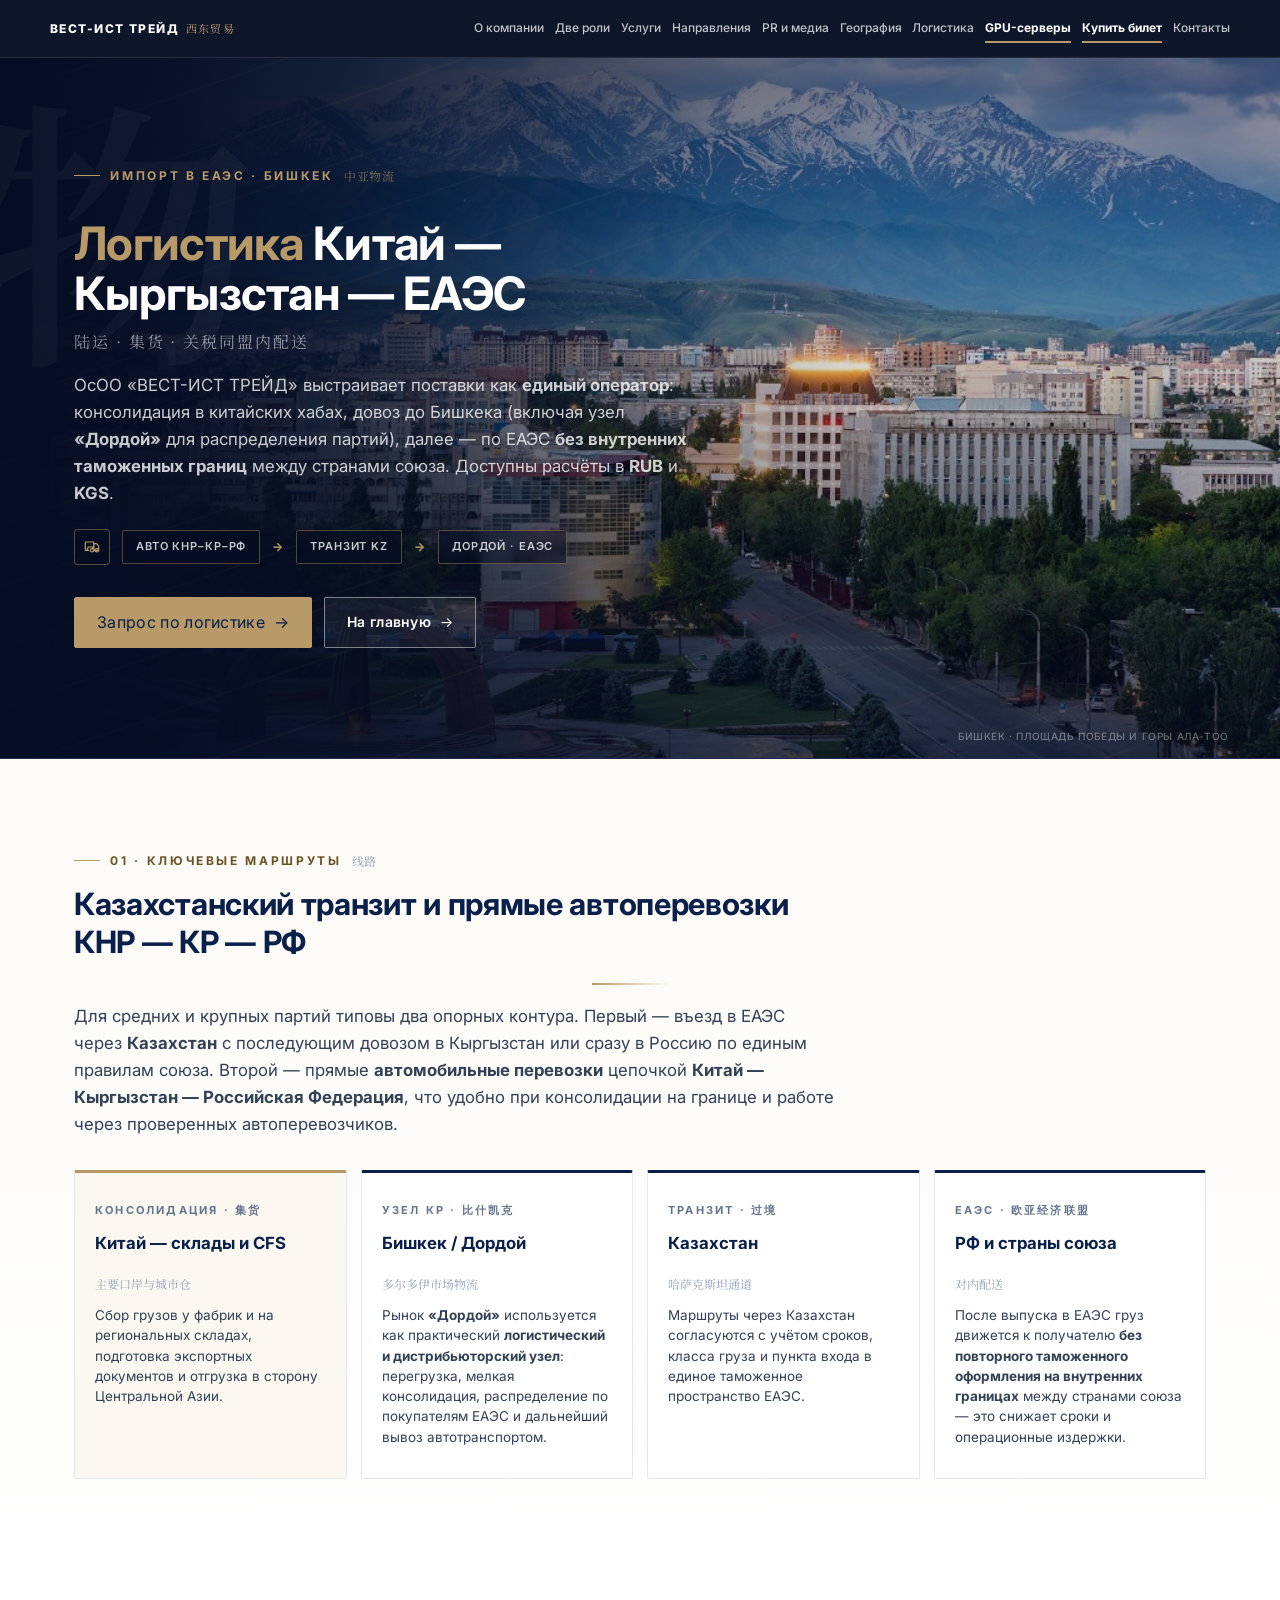
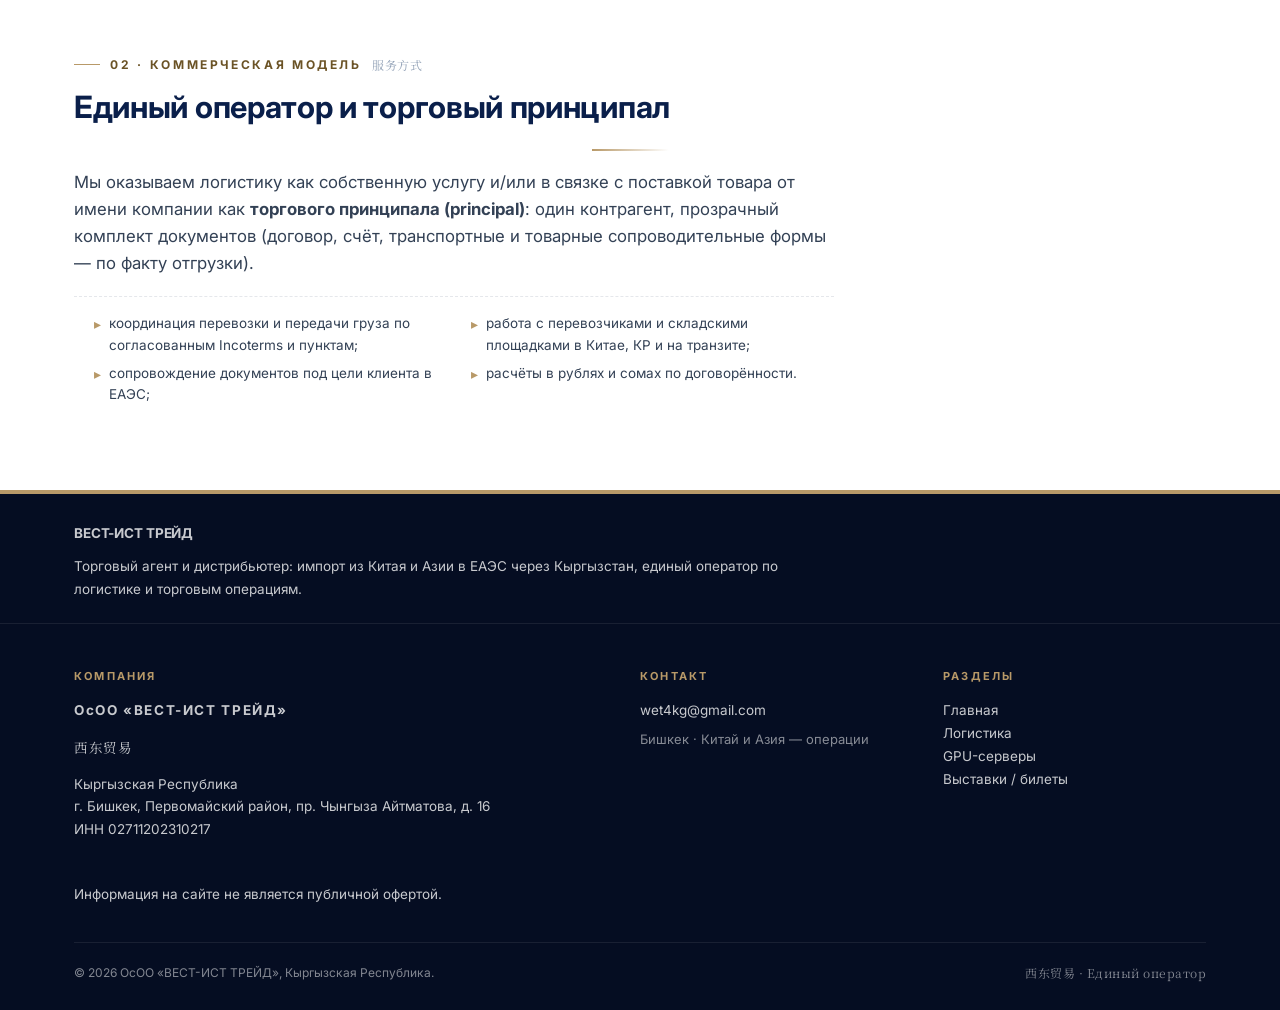
<file: logistics/index.html>
<!DOCTYPE html>
<html lang="ru">
<head>
  <meta charset="UTF-8">
  <meta name="viewport" content="width=device-width, initial-scale=1">
  <title>Логистика Китай — Кыргызстан — ЕАЭС | ОсОО «ВЕСТ-ИСТ ТРЕЙД»</title>
  <meta name="description" content="Импорт из Китая в ЕАЭС через Бишкек: автоперевозки КНР — Кыргызстан — РФ, консолидация в Китае и на рынке Дордой, логистика через Казахстан. Оплата в рублях и сомах.">
  <meta name="keywords" content="Импорт из Китая в ЕАЭС, Логистика Бишкек, Оплата в рублях за китайские товары">
  <meta name="robots" content="index,follow">
  <link rel="canonical" href="https://wet-kyrgyzstan.com/logistics/">
  <link rel="preconnect" href="https://fonts.googleapis.com">
  <link rel="preconnect" href="https://fonts.gstatic.com" crossorigin>
  <link href="https://fonts.googleapis.com/css2?family=Inter:wght@400;500;600;700;800&family=Noto+Serif+SC:wght@400;600&display=swap" rel="stylesheet">
  <link rel="stylesheet" href="../style.css">
</head>
<body>

<header class="site-header">
  <div class="container nav">
    <a href="../" class="logo">ВЕСТ-ИСТ ТРЕЙД <span class="cn-mark">西东贸易</span></a>
    <nav class="nav-links nav-links--tickets">
      <a href="../#about">О компании</a>
      <a href="../#roles">Две роли</a>
      <a href="../#services">Услуги</a>
      <a href="../#directions">Направления</a>
      <a href="../#media">PR и медиа</a>
      <a href="../#geography">География</a>
      <a href="./">Логистика</a>
      <a href="../gpu-servers/" class="nav-link-gpu">GPU-серверы</a>
      <a href="../tickets/" class="nav-link-tickets">Купить билет</a>
      <a href="#contacts">Контакты</a>
    </nav>
    <button class="nav-toggle" aria-label="Меню" onclick="document.querySelector('.nav-links').classList.toggle('open')">
      <svg viewBox="0 0 24 24" fill="none" width="20" height="20"><path d="M3 6h18M3 12h18M3 18h18" stroke="currentColor" stroke-width="2" stroke-linecap="round"/></svg>
    </button>
  </div>
</header>

<section class="hero" id="top" aria-label="Логистика импорта из Китая через Кыргызстан">
  <div class="hero-watermark" aria-hidden="true">物</div>
  <div class="container hero-content">
    <div class="hero-grid">
      <div class="hero-copy">
        <p class="hero-eyebrow">
          Импорт в ЕАЭС · Бишкек
          <span class="cn-tag cn">中亚物流</span>
        </p>
        <h1><span class="accent">Логистика</span> Китай — Кыргызстан — ЕАЭС</h1>
        <p class="hero-sub-cn cn">陆运 · 集货 · 关税同盟内配送</p>
        <p class="hero-lead">
          ОсОО «ВЕСТ-ИСТ ТРЕЙД» выстраивает поставки как <strong>единый оператор</strong>: консолидация в китайских хабах,
          довоз до Бишкека (включая узел <strong>«Дордой»</strong> для распределения партий), далее — по ЕАЭС
          <strong>без внутренних таможенных границ</strong> между странами союза. Доступны расчёты в <strong>RUB</strong>
          и <strong>KGS</strong>.
        </p>

        <div class="hero-logistics-strip" aria-label="Логистический маршрут">
          <span class="hero-route-icon" aria-hidden="true">
            <svg viewBox="0 0 24 24" fill="none"><path d="M14 16V6H4v10h2m8 0h2m-6 0a2 2 0 1 0 4 0 2 2 0 0 0-4 0zm6 0a2 2 0 1 0 4 0 2 2 0 0 0-4 0zM8 16H6m0 0l1.5-4h5L14 16" stroke="currentColor" stroke-width="1.45" stroke-linecap="round" stroke-linejoin="round"/><path d="M14 8h3.5l2.5 3v5H14V8z" stroke="currentColor" stroke-width="1.45" stroke-linejoin="round"/></svg>
          </span>
          <span class="hero-route-pill">Авто КНР–КР–РФ</span>
          <span class="hero-route-arrow" aria-hidden="true">→</span>
          <span class="hero-route-pill">Транзит KZ</span>
          <span class="hero-route-arrow" aria-hidden="true">→</span>
          <span class="hero-route-pill">Дордой · ЕАЭС</span>
        </div>

        <div class="hero-cta">
          <button type="button" class="btn btn-primary btn-arrow" data-open-request-modal>Запрос по логистике</button>
          <a class="btn btn-ghost btn-arrow" href="../">На главную</a>
        </div>
      </div>
    </div>
  </div>
  <p class="hero-photo-credit">Бишкек · площадь Победы и горы Ала-Тоо</p>
</section>

<main>
  <section class="section section-paper">
    <div class="container">
      <p class="eyebrow">01 · Ключевые маршруты <span class="cn-tag cn">线路</span></p>
      <h2>Казахстанский транзит и прямые автоперевозки КНР — КР — РФ</h2>
      <hr class="rule-gold">
      <p class="lead">
        Для средних и крупных партий типовы два опорных контура. Первый — въезд в ЕАЭС через <strong>Казахстан</strong>
        с последующим довозом в Кыргызстан или сразу в Россию по единым правилам союза. Второй — прямые
        <strong>автомобильные перевозки</strong> цепочкой <strong>Китай — Кыргызстан — Российская Федерация</strong>,
        что удобно при консолидации на границе и работе через проверенных автоперевозчиков.
      </p>
      <div class="geo-grid" style="margin-top: 2rem;">
        <div class="geo-card hub">
          <p class="geo-tag">Консолидация · 集货</p>
          <p class="geo-name">Китай — склады и CFS</p>
          <p class="geo-cn">主要口岸与城市仓</p>
          <p class="geo-body">
            Сбор грузов у фабрик и на региональных складах, подготовка экспортных документов и отгрузка в сторону Центральной Азии.
          </p>
        </div>
        <div class="geo-card">
          <p class="geo-tag">Узел КР · 比什凯克</p>
          <p class="geo-name">Бишкек / Дордой</p>
          <p class="geo-cn">多尔多伊市场物流</p>
          <p class="geo-body">
            Рынок <strong>«Дордой»</strong> используется как практический <strong>логистический и дистрибьюторский узел</strong>:
            перегрузка, мелкая консолидация, распределение по покупателям ЕАЭС и дальнейший вывоз автотранспортом.
          </p>
        </div>
        <div class="geo-card">
          <p class="geo-tag">Транзит · 过境</p>
          <p class="geo-name">Казахстан</p>
          <p class="geo-cn">哈萨克斯坦通道</p>
          <p class="geo-body">
            Маршруты через Казахстан согласуются с учётом сроков, класса груза и пункта входа в единое таможенное пространство ЕАЭС.
          </p>
        </div>
        <div class="geo-card">
          <p class="geo-tag">ЕАЭС · 欧亚经济联盟</p>
          <p class="geo-name">РФ и страны союза</p>
          <p class="geo-cn">对内配送</p>
          <p class="geo-body">
            После выпуска в ЕАЭС груз движется к получателю <strong>без повторного таможенного оформления на внутренних границах</strong>
            между странами союза — это снижает сроки и операционные издержки.
          </p>
        </div>
      </div>
    </div>
  </section>

  <section class="section">
    <div class="container">
      <p class="eyebrow">02 · Коммерческая модель <span class="cn-tag cn">服务方式</span></p>
      <h2>Единый оператор и торговый принципал</h2>
      <hr class="rule-gold">
      <p class="lead">
        Мы оказываем логистику как собственную услугу и/или в связке с поставкой товара от имени компании как
        <strong>торгового принципала (principal)</strong>: один контрагент, прозрачный комплект документов (договор, счёт,
        транспортные и товарные сопроводительные формы — по факту отгрузки).
      </p>
      <ul class="role-bullets" style="max-width: 760px; margin-top: 1.25rem; list-style: disc; padding-left: 1.25rem;">
        <li>координация перевозки и передачи груза по согласованным Incoterms и пунктам;</li>
        <li>работа с перевозчиками и складскими площадками в Китае, КР и на транзите;</li>
        <li>сопровождение документов под цели клиента в ЕАЭС;</li>
        <li>расчёты в рублях и сомах по договорённости.</li>
      </ul>
    </div>
  </section>
</main>

<footer class="footer" id="contacts">
  <div class="footer-intro">
    <div class="container">
      <p class="footer-intro-title">ВЕСТ-ИСТ ТРЕЙД</p>
      <p class="footer-intro-text">
        Торговый агент и дистрибьютер: импорт из Китая и Азии в ЕАЭС через Кыргызстан, единый оператор по логистике и торговым операциям.
      </p>
    </div>
  </div>
  <div class="container">
    <div class="footer-grid">
      <div>
        <h4>Компания</h4>
        <p class="footer-brand">ОсОО «ВЕСТ-ИСТ ТРЕЙД»</p>
        <p class="footer-cn cn">西东贸易</p>
        <p class="footer-addr">
          Кыргызская Республика<br>
          г. Бишкек, Первомайский район, пр. Чынгыза Айтматова, д. 16<br>
          ИНН 02711202310217
        </p>
      </div>
      <div>
        <h4>Контакт</h4>
        <p>
          <a href="mailto:wet4kg@gmail.com">wet4kg@gmail.com</a><br>
          <span class="footer-region">Бишкек · Китай и Азия — операции</span>
        </p>
      </div>
      <div>
        <h4>Разделы</h4>
        <ul>
          <li><a href="../">Главная</a></li>
          <li><a href="./">Логистика</a></li>
          <li><a href="../gpu-servers/">GPU-серверы</a></li>
          <li><a href="../tickets/">Выставки / билеты</a></li>
        </ul>
      </div>
    </div>
    <p class="footer-tagline footer-tagline-below">Информация на сайте не является публичной офертой.</p>
    <div class="footer-bottom">
      <span>&copy; <span id="year"></span> ОсОО «ВЕСТ-ИСТ ТРЕЙД», Кыргызская Республика.</span>
      <span class="cn">西东贸易 · Единый оператор</span>
    </div>
  </div>
</footer>

<div class="request-modal" id="request-modal" hidden data-request-modal>
  <button type="button" class="request-modal-backdrop" tabindex="-1" aria-label="Закрыть" data-close-modal></button>
  <div class="request-modal-panel" role="dialog" aria-modal="true" aria-labelledby="request-modal-title">
    <button type="button" class="request-modal-close" aria-label="Закрыть" data-close-modal>&times;</button>
    <h2 id="request-modal-title" class="request-modal-title">Запрос по логистике</h2>
    <p class="request-modal-lead">Опишите маршрут, объём, инкотермс и контакт для ответа.</p>
    <form class="request-form" action="https://formsubmit.co/wet4kg@gmail.com" method="POST">
      <input type="hidden" name="_subject" value="ВЕСТ-ИСТ ТРЕЙД — логистика, запрос с сайта">
      <input type="hidden" name="_captcha" value="false">
      <input type="hidden" name="_next" id="request-form-next" value="">
      <label class="request-field">
        <span class="request-label">ФИО</span>
        <input type="text" name="full_name" required autocomplete="name" placeholder="Иванов Иван Иванович">
      </label>
      <label class="request-field">
        <span class="request-label">Название компании</span>
        <input type="text" name="company" required autocomplete="organization" placeholder="ООО «Пример»">
      </label>
      <label class="request-field">
        <span class="request-label">Текст запроса</span>
        <textarea name="message" required rows="5" placeholder="Маршрут, вес/объём, желаемые сроки"></textarea>
      </label>
      <button type="submit" class="btn btn-primary request-submit">Отправить</button>
    </form>
  </div>
</div>

<script>
  document.getElementById('year').textContent = new Date().getFullYear();
  (function () {
    var modal = document.getElementById('request-modal');
    var nextInput = document.getElementById('request-form-next');
    if (nextInput) nextInput.value = window.location.href.split('#')[0];
    if (!modal) return;
    function openModal() {
      modal.hidden = false;
      document.body.style.overflow = 'hidden';
    }
    function closeModal() {
      modal.hidden = true;
      document.body.style.overflow = '';
    }
    document.querySelectorAll('[data-open-request-modal]').forEach(function (btn) {
      btn.addEventListener('click', openModal);
    });
    modal.querySelectorAll('[data-close-modal]').forEach(function (el) {
      el.addEventListener('click', closeModal);
    });
    document.addEventListener('keydown', function (e) {
      if (e.key === 'Escape' && !modal.hidden) closeModal();
    });
  })();
</script>

</body>
</html>
</file>
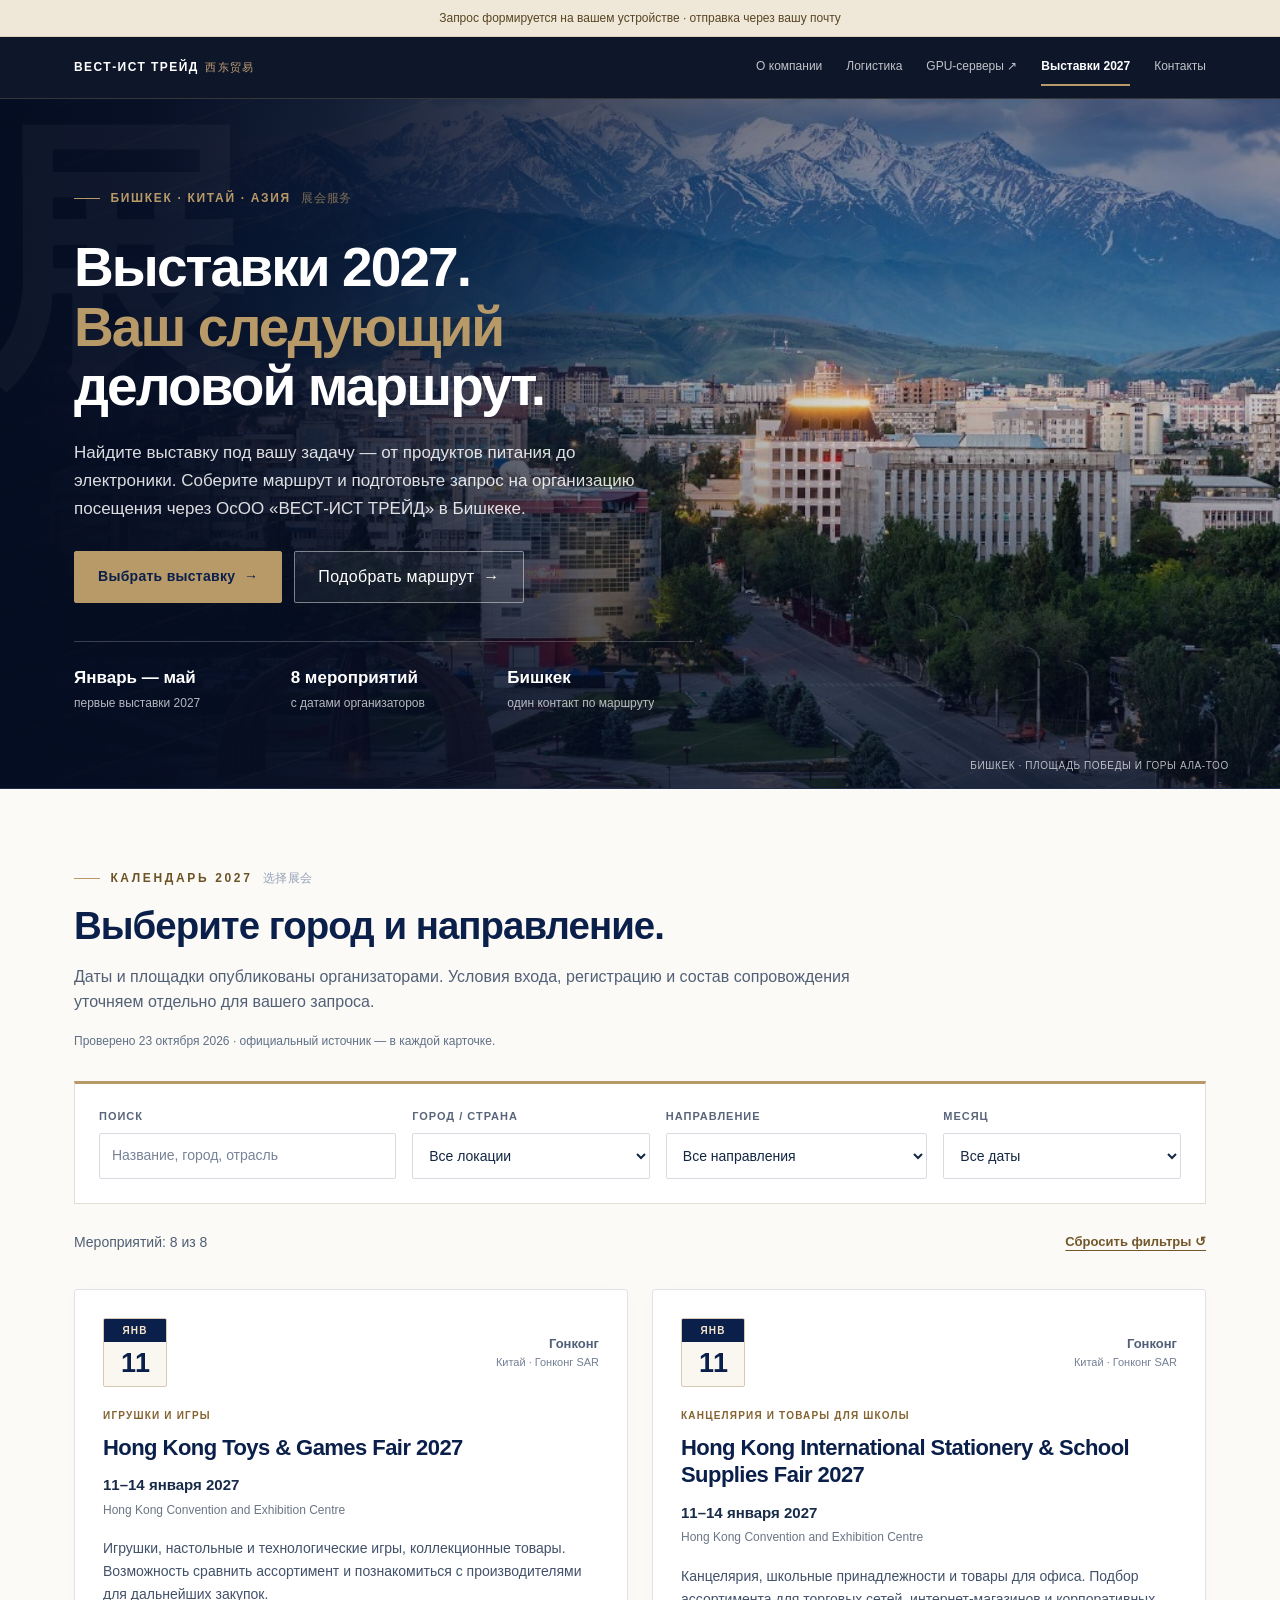
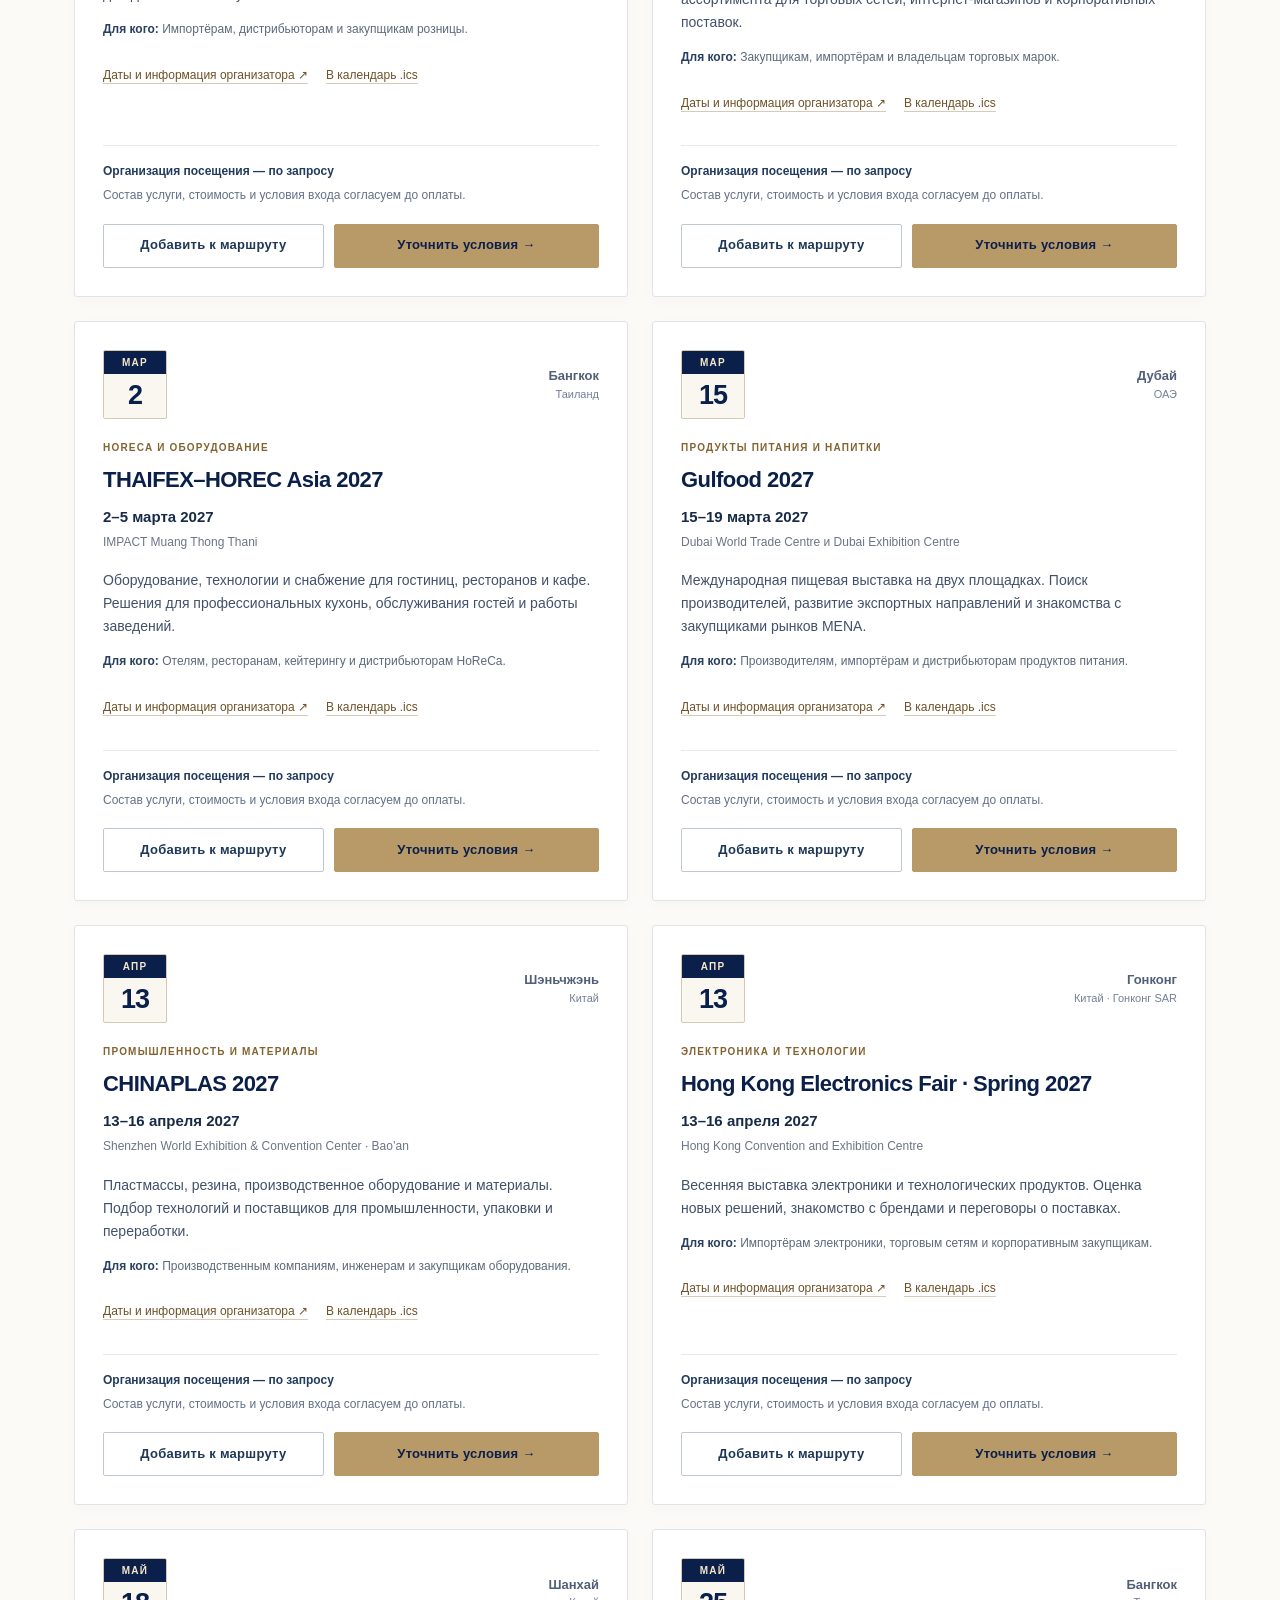
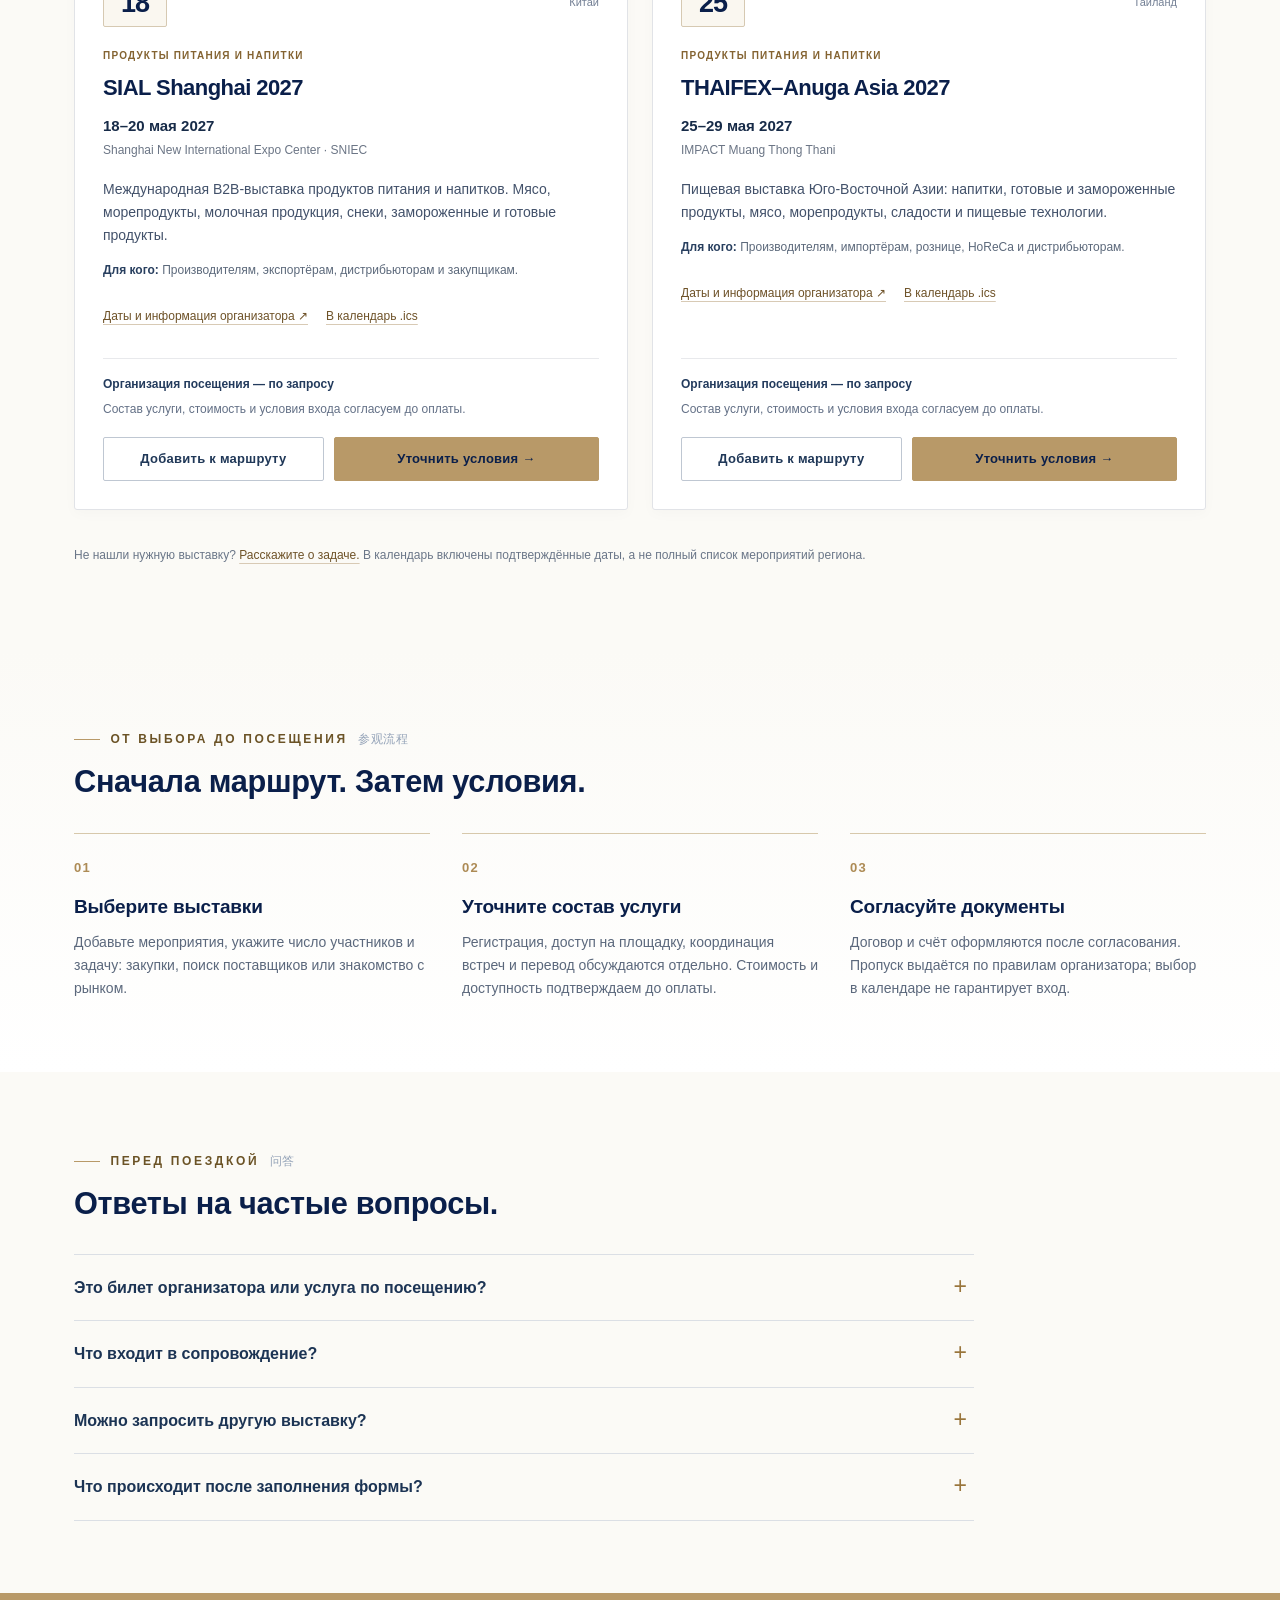
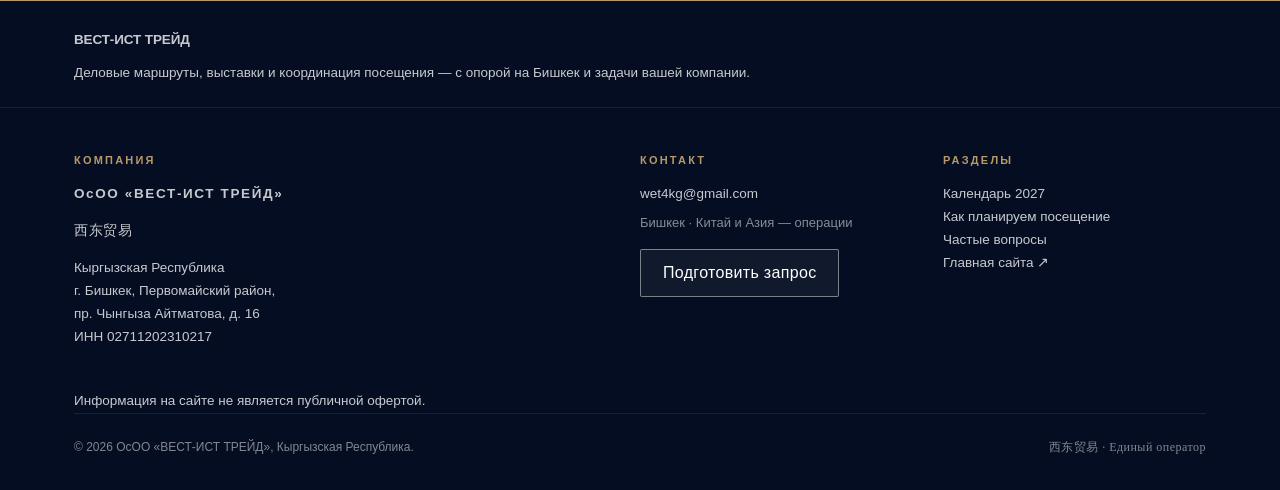
<file: tickets/index.html>
<!doctype html>
<html lang="ru">
<head>
  <meta charset="utf-8">
  <meta name="viewport" content="width=device-width, initial-scale=1">
  <link rel="canonical" href="https://wet-kyrgyzstan.com/tickets/">
  <meta name="description" content="Выставки 2027 в Китае, Гонконге, Таиланде и ОАЭ. Подтверждённые даты организаторов и подготовка запроса на посещение через ОсОО ВЕСТ-ИСТ ТРЕЙД, Бишкек.">
  <meta http-equiv="Content-Security-Policy" content="default-src 'self'; script-src 'self'; style-src 'self'; img-src 'self' data:; connect-src 'none'; form-action 'none'; base-uri 'none'; object-src 'none'">
  <title>Выставки 2027 — ВЕСТ-ИСТ ТРЕЙД · Бишкек</title>
  <link rel="icon" href="favicon.svg" type="image/svg+xml">
  <link rel="stylesheet" href="../style.css">
  <link rel="stylesheet" href="tickets.css">
  <script src="tickets.js" defer></script>
</head>
<body class="tickets-page tickets-draft">
  <a href="#calendar" class="skip-link">Перейти к календарю</a>
  <div class="draft-notice">Запрос формируется на вашем устройстве · отправка через вашу почту</div>
  <header class="site-header">
    <div class="container nav">
      <a href="https://wet-kyrgyzstan.com/" class="logo">ВЕСТ-ИСТ ТРЕЙД <span class="cn-mark">西东贸易</span></a>
      <nav class="nav-links nav-links--tickets" id="main-nav" aria-label="Основная навигация">
        <a href="https://wet-kyrgyzstan.com/#about">О компании</a>
        <a href="https://wet-kyrgyzstan.com/logistics/">Логистика</a>
        <a href="https://west-east.cloud/">GPU-серверы ↗</a>
        <a href="#calendar" class="nav-link-tickets" aria-current="page">Выставки 2027</a>
        <a href="#contacts">Контакты</a>
      </nav>
      <button type="button" class="nav-toggle" aria-label="Открыть меню" aria-controls="main-nav" aria-expanded="false"><span aria-hidden="true">☰</span></button>
    </div>
  </header>
  <section class="hero" id="top" aria-label="Деловые маршруты из Кыргызстана">
    <div class="hero-watermark" aria-hidden="true">展</div>
    <div class="container hero-content">
      <div class="hero-copy">
        <p class="hero-eyebrow">Бишкек · Китай · Азия <span class="cn-tag cn">展会服务</span></p>
        <h1>Выставки 2027.<br><span class="accent">Ваш следующий</span><br>деловой маршрут.</h1>
        <p class="hero-lead">Найдите выставку под вашу задачу — от продуктов питания до электроники. Соберите маршрут и подготовьте запрос на организацию посещения через ОсОО «ВЕСТ-ИСТ ТРЕЙД» в Бишкеке.</p>
        <div class="hero-cta">
          <a class="btn btn-primary btn-arrow" href="#calendar">Выбрать выставку</a>
          <button class="btn btn-ghost btn-arrow" type="button" data-open-request>Подобрать маршрут</button>
        </div>
        <div class="hero-meta" aria-label="О календаре">
          <div><strong>Январь — май</strong><span>первые выставки 2027</span></div>
          <div><strong>8 мероприятий</strong><span>с датами организаторов</span></div>
          <div><strong>Бишкек</strong><span>один контакт по маршруту</span></div>
        </div>
      </div>
    </div>
    <p class="hero-photo-credit">Бишкек · площадь Победы и горы Ала-Тоо</p>
  </section>
  <main class="tickets-main">
    <section class="section" id="calendar">
      <div class="container">
        <div class="section-heading">
          <p class="eyebrow">Календарь 2027 <span class="cn-tag cn">选择展会</span></p>
          <h2>Выберите город и направление.</h2>
          <p class="lead">Даты и площадки опубликованы организаторами. Условия входа, регистрацию и состав сопровождения уточняем отдельно для вашего запроса.</p>
          <p class="verification-note">Проверено 23 октября 2026 · официальный источник — в каждой карточке.</p>
        </div>
        <noscript><p class="request-notice">Для фильтров и подготовки запроса включите JavaScript. Даты и ссылки организаторов доступны ниже; контакт: <a href="mailto:wet4kg@gmail.com">wet4kg@gmail.com</a>.</p></noscript>
        <div class="tickets-filters" role="search" aria-label="Фильтры выставок">
          <div class="tickets-filter-group"><label class="tickets-filter-label" for="filter-search">Поиск</label><input class="tickets-search" type="search" id="filter-search" placeholder="Название, город, отрасль" maxlength="120" autocomplete="off"></div>
          <div class="tickets-filter-group"><label class="tickets-filter-label" for="filter-city">Город / страна</label><select class="tickets-select" id="filter-city"><option value="all">Все локации</option><option value="hongkong">Гонконг</option><option value="bangkok">Бангкок, Таиланд</option><option value="dubai">Дубай, ОАЭ</option><option value="shenzhen">Шэньчжэнь, Китай</option><option value="shanghai">Шанхай, Китай</option></select></div>
          <div class="tickets-filter-group"><label class="tickets-filter-label" for="filter-category">Направление</label><select class="tickets-select" id="filter-category"><option value="all">Все направления</option><option value="toys">Игрушки и игры</option><option value="consumer">Канцелярия и товары для школы</option><option value="horeca">HoReCa и оборудование</option><option value="food">Продукты питания и напитки</option><option value="industrial">Промышленность и материалы</option><option value="electronics">Электроника и технологии</option></select></div>
          <div class="tickets-filter-group"><label class="tickets-filter-label" for="filter-month">Месяц</label><select class="tickets-select" id="filter-month"><option value="all">Все даты</option><option value="2027-01">Январь 2027</option><option value="2027-03">Март 2027</option><option value="2027-04">Апрель 2027</option><option value="2027-05">Май 2027</option></select></div>
        </div>
        <div class="filter-bottom"><p id="filter-count" class="filter-count" role="status" aria-live="polite">Мероприятий: 8</p><button class="reset-filters" id="reset-filters" type="button">Сбросить фильтры ↺</button></div>
        <div class="tickets-grid" id="events-grid"><article class="event-card" id="event-hktdc-toys-2027" data-event-id="hktdc-toys-2027">
      <div class="event-card-top"><div class="calendar-mark" aria-hidden="true"><span>ЯНВ</span><strong>11</strong></div><p class="event-location">Гонконг<span>Китай · Гонконг SAR</span></p></div>
      <p class="event-category">Игрушки и игры</p><h3 class="event-title">Hong Kong Toys &amp; Games Fair 2027</h3>
      <p class="event-date"><time datetime="2027-01-11">11–14 января 2027</time></p><p class="event-venue">Hong Kong Convention and Exhibition Centre</p>
      <p class="event-description">Игрушки, настольные и технологические игры, коллекционные товары. Возможность сравнить ассортимент и познакомиться с производителями для дальнейших закупок.</p><p class="event-audience"><strong>Для кого:</strong> Импортёрам, дистрибьюторам и закупщикам розницы.</p>
      <div class="event-source"><a href="https://www.hktdc.com/event/hktoyfair/en/fair-at-a-glance" target="_blank" rel="noopener noreferrer">Даты и информация организатора ↗</a><button type="button" class="text-button" data-ics="hktdc-toys-2027" aria-label="Скачать даты Hong Kong Toys &amp; Games Fair 2027 в календарь">В календарь .ics</button></div>
      <p class="event-service"><strong>Организация посещения — по запросу</strong><span>Состав услуги, стоимость и условия входа согласуем до оплаты.</span></p>
      <div class="event-actions"><button class="btn btn-secondary btn-add" type="button" data-add="hktdc-toys-2027" aria-pressed="false">Добавить к маршруту</button><button class="btn btn-primary btn-request" type="button" data-request="hktdc-toys-2027">Уточнить условия →</button></div>
    </article>
<article class="event-card" id="event-hktdc-stationery-2027" data-event-id="hktdc-stationery-2027">
      <div class="event-card-top"><div class="calendar-mark" aria-hidden="true"><span>ЯНВ</span><strong>11</strong></div><p class="event-location">Гонконг<span>Китай · Гонконг SAR</span></p></div>
      <p class="event-category">Канцелярия и товары для школы</p><h3 class="event-title">Hong Kong International Stationery &amp; School Supplies Fair 2027</h3>
      <p class="event-date"><time datetime="2027-01-11">11–14 января 2027</time></p><p class="event-venue">Hong Kong Convention and Exhibition Centre</p>
      <p class="event-description">Канцелярия, школьные принадлежности и товары для офиса. Подбор ассортимента для торговых сетей, интернет-магазинов и корпоративных поставок.</p><p class="event-audience"><strong>Для кого:</strong> Закупщикам, импортёрам и владельцам торговых марок.</p>
      <div class="event-source"><a href="https://www.hktdc.com/event/hkstationeryfair/en/fair-at-a-glance" target="_blank" rel="noopener noreferrer">Даты и информация организатора ↗</a><button type="button" class="text-button" data-ics="hktdc-stationery-2027" aria-label="Скачать даты Hong Kong International Stationery &amp; School Supplies Fair 2027 в календарь">В календарь .ics</button></div>
      <p class="event-service"><strong>Организация посещения — по запросу</strong><span>Состав услуги, стоимость и условия входа согласуем до оплаты.</span></p>
      <div class="event-actions"><button class="btn btn-secondary btn-add" type="button" data-add="hktdc-stationery-2027" aria-pressed="false">Добавить к маршруту</button><button class="btn btn-primary btn-request" type="button" data-request="hktdc-stationery-2027">Уточнить условия →</button></div>
    </article>
<article class="event-card" id="event-thaifex-horec-2027" data-event-id="thaifex-horec-2027">
      <div class="event-card-top"><div class="calendar-mark" aria-hidden="true"><span>МАР</span><strong>2</strong></div><p class="event-location">Бангкок<span>Таиланд</span></p></div>
      <p class="event-category">HoReCa и оборудование</p><h3 class="event-title">THAIFEX–HOREC Asia 2027</h3>
      <p class="event-date"><time datetime="2027-03-02">2–5 марта 2027</time></p><p class="event-venue">IMPACT Muang Thong Thani</p>
      <p class="event-description">Оборудование, технологии и снабжение для гостиниц, ресторанов и кафе. Решения для профессиональных кухонь, обслуживания гостей и работы заведений.</p><p class="event-audience"><strong>Для кого:</strong> Отелям, ресторанам, кейтерингу и дистрибьюторам HoReCa.</p>
      <div class="event-source"><a href="https://thaifex-horec.asia/for-visitors/become-a-visitor/" target="_blank" rel="noopener noreferrer">Даты и информация организатора ↗</a><button type="button" class="text-button" data-ics="thaifex-horec-2027" aria-label="Скачать даты THAIFEX–HOREC Asia 2027 в календарь">В календарь .ics</button></div>
      <p class="event-service"><strong>Организация посещения — по запросу</strong><span>Состав услуги, стоимость и условия входа согласуем до оплаты.</span></p>
      <div class="event-actions"><button class="btn btn-secondary btn-add" type="button" data-add="thaifex-horec-2027" aria-pressed="false">Добавить к маршруту</button><button class="btn btn-primary btn-request" type="button" data-request="thaifex-horec-2027">Уточнить условия →</button></div>
    </article>
<article class="event-card" id="event-gulfood-2027" data-event-id="gulfood-2027">
      <div class="event-card-top"><div class="calendar-mark" aria-hidden="true"><span>МАР</span><strong>15</strong></div><p class="event-location">Дубай<span>ОАЭ</span></p></div>
      <p class="event-category">Продукты питания и напитки</p><h3 class="event-title">Gulfood 2027</h3>
      <p class="event-date"><time datetime="2027-03-15">15–19 марта 2027</time></p><p class="event-venue">Dubai World Trade Centre и Dubai Exhibition Centre</p>
      <p class="event-description">Международная пищевая выставка на двух площадках. Поиск производителей, развитие экспортных направлений и знакомства с закупщиками рынков MENA.</p><p class="event-audience"><strong>Для кого:</strong> Производителям, импортёрам и дистрибьюторам продуктов питания.</p>
      <div class="event-source"><a href="https://www.gulfood.com/" target="_blank" rel="noopener noreferrer">Даты и информация организатора ↗</a><button type="button" class="text-button" data-ics="gulfood-2027" aria-label="Скачать даты Gulfood 2027 в календарь">В календарь .ics</button></div>
      <p class="event-service"><strong>Организация посещения — по запросу</strong><span>Состав услуги, стоимость и условия входа согласуем до оплаты.</span></p>
      <div class="event-actions"><button class="btn btn-secondary btn-add" type="button" data-add="gulfood-2027" aria-pressed="false">Добавить к маршруту</button><button class="btn btn-primary btn-request" type="button" data-request="gulfood-2027">Уточнить условия →</button></div>
    </article>
<article class="event-card" id="event-chinaplas-2027" data-event-id="chinaplas-2027">
      <div class="event-card-top"><div class="calendar-mark" aria-hidden="true"><span>АПР</span><strong>13</strong></div><p class="event-location">Шэньчжэнь<span>Китай</span></p></div>
      <p class="event-category">Промышленность и материалы</p><h3 class="event-title">CHINAPLAS 2027</h3>
      <p class="event-date"><time datetime="2027-04-13">13–16 апреля 2027</time></p><p class="event-venue">Shenzhen World Exhibition &amp; Convention Center · Bao’an</p>
      <p class="event-description">Пластмассы, резина, производственное оборудование и материалы. Подбор технологий и поставщиков для промышленности, упаковки и переработки.</p><p class="event-audience"><strong>Для кого:</strong> Производственным компаниям, инженерам и закупщикам оборудования.</p>
      <div class="event-source"><a href="https://www.chinaplasonline.com/CPS/visitor/visiting-information/eng" target="_blank" rel="noopener noreferrer">Даты и информация организатора ↗</a><button type="button" class="text-button" data-ics="chinaplas-2027" aria-label="Скачать даты CHINAPLAS 2027 в календарь">В календарь .ics</button></div>
      <p class="event-service"><strong>Организация посещения — по запросу</strong><span>Состав услуги, стоимость и условия входа согласуем до оплаты.</span></p>
      <div class="event-actions"><button class="btn btn-secondary btn-add" type="button" data-add="chinaplas-2027" aria-pressed="false">Добавить к маршруту</button><button class="btn btn-primary btn-request" type="button" data-request="chinaplas-2027">Уточнить условия →</button></div>
    </article>
<article class="event-card" id="event-hktdc-electronics-2027" data-event-id="hktdc-electronics-2027">
      <div class="event-card-top"><div class="calendar-mark" aria-hidden="true"><span>АПР</span><strong>13</strong></div><p class="event-location">Гонконг<span>Китай · Гонконг SAR</span></p></div>
      <p class="event-category">Электроника и технологии</p><h3 class="event-title">Hong Kong Electronics Fair · Spring 2027</h3>
      <p class="event-date"><time datetime="2027-04-13">13–16 апреля 2027</time></p><p class="event-venue">Hong Kong Convention and Exhibition Centre</p>
      <p class="event-description">Весенняя выставка электроники и технологических продуктов. Оценка новых решений, знакомство с брендами и переговоры о поставках.</p><p class="event-audience"><strong>Для кого:</strong> Импортёрам электроники, торговым сетям и корпоративным закупщикам.</p>
      <div class="event-source"><a href="https://www.hktdc.com/event/hkelectronicsfairse/en/fair-at-a-glance" target="_blank" rel="noopener noreferrer">Даты и информация организатора ↗</a><button type="button" class="text-button" data-ics="hktdc-electronics-2027" aria-label="Скачать даты Hong Kong Electronics Fair · Spring 2027 в календарь">В календарь .ics</button></div>
      <p class="event-service"><strong>Организация посещения — по запросу</strong><span>Состав услуги, стоимость и условия входа согласуем до оплаты.</span></p>
      <div class="event-actions"><button class="btn btn-secondary btn-add" type="button" data-add="hktdc-electronics-2027" aria-pressed="false">Добавить к маршруту</button><button class="btn btn-primary btn-request" type="button" data-request="hktdc-electronics-2027">Уточнить условия →</button></div>
    </article>
<article class="event-card" id="event-sial-shanghai-2027" data-event-id="sial-shanghai-2027">
      <div class="event-card-top"><div class="calendar-mark" aria-hidden="true"><span>МАЙ</span><strong>18</strong></div><p class="event-location">Шанхай<span>Китай</span></p></div>
      <p class="event-category">Продукты питания и напитки</p><h3 class="event-title">SIAL Shanghai 2027</h3>
      <p class="event-date"><time datetime="2027-05-18">18–20 мая 2027</time></p><p class="event-venue">Shanghai New International Expo Center · SNIEC</p>
      <p class="event-description">Международная B2B-выставка продуктов питания и напитков. Мясо, морепродукты, молочная продукция, снеки, замороженные и готовые продукты.</p><p class="event-audience"><strong>Для кого:</strong> Производителям, экспортёрам, дистрибьюторам и закупщикам.</p>
      <div class="event-source"><a href="https://www.sialchina.com/visitor/arrive" target="_blank" rel="noopener noreferrer">Даты и информация организатора ↗</a><button type="button" class="text-button" data-ics="sial-shanghai-2027" aria-label="Скачать даты SIAL Shanghai 2027 в календарь">В календарь .ics</button></div>
      <p class="event-service"><strong>Организация посещения — по запросу</strong><span>Состав услуги, стоимость и условия входа согласуем до оплаты.</span></p>
      <div class="event-actions"><button class="btn btn-secondary btn-add" type="button" data-add="sial-shanghai-2027" aria-pressed="false">Добавить к маршруту</button><button class="btn btn-primary btn-request" type="button" data-request="sial-shanghai-2027">Уточнить условия →</button></div>
    </article>
<article class="event-card" id="event-thaifex-anuga-2027" data-event-id="thaifex-anuga-2027">
      <div class="event-card-top"><div class="calendar-mark" aria-hidden="true"><span>МАЙ</span><strong>25</strong></div><p class="event-location">Бангкок<span>Таиланд</span></p></div>
      <p class="event-category">Продукты питания и напитки</p><h3 class="event-title">THAIFEX–Anuga Asia 2027</h3>
      <p class="event-date"><time datetime="2027-05-25">25–29 мая 2027</time></p><p class="event-venue">IMPACT Muang Thong Thani</p>
      <p class="event-description">Пищевая выставка Юго-Восточной Азии: напитки, готовые и замороженные продукты, мясо, морепродукты, сладости и пищевые технологии.</p><p class="event-audience"><strong>Для кого:</strong> Производителям, импортёрам, рознице, HoReCa и дистрибьюторам.</p>
      <div class="event-source"><a href="https://thaifex-anuga.com/date-opening-hours/" target="_blank" rel="noopener noreferrer">Даты и информация организатора ↗</a><button type="button" class="text-button" data-ics="thaifex-anuga-2027" aria-label="Скачать даты THAIFEX–Anuga Asia 2027 в календарь">В календарь .ics</button></div>
      <p class="event-service"><strong>Организация посещения — по запросу</strong><span>Состав услуги, стоимость и условия входа согласуем до оплаты.</span></p>
      <div class="event-actions"><button class="btn btn-secondary btn-add" type="button" data-add="thaifex-anuga-2027" aria-pressed="false">Добавить к маршруту</button><button class="btn btn-primary btn-request" type="button" data-request="thaifex-anuga-2027">Уточнить условия →</button></div>
    </article></div>
        <div class="tickets-empty" id="events-empty" hidden><h3>Под эти фильтры выставок пока нет.</h3><p>Попробуйте другой город или месяц — либо опишите задачу, и мы уточним варианты.</p><button class="btn btn-primary" type="button" data-open-request>Запросить подбор</button></div>
        <section class="selection-panel" id="selection-panel" aria-labelledby="selection-heading" hidden>
          <h3 id="selection-heading">Ваш маршрут</h3><p>Укажите участников для каждой выставки. Выбор не бронирует билеты и не создаёт заказ.</p>
          <ul class="selection-list" id="selection-list"></ul>
          <button class="btn btn-primary" type="button" data-open-request>Подготовить запрос →</button>
        </section>
        <p class="calendar-note">Не нашли нужную выставку? <button type="button" class="text-button" data-open-request>Расскажите о задаче.</button> В календарь включены подтверждённые даты, а не полный список мероприятий региона.</p>
      </div>
    </section>
    <section class="section section-paper" id="how-it-works">
      <div class="container">
        <p class="eyebrow">От выбора до посещения <span class="cn-tag cn">参观流程</span></p>
        <h2>Сначала маршрут. Затем условия.</h2>
        <div class="journey-grid">
          <article class="journey-step"><span>01</span><h3>Выберите выставки</h3><p>Добавьте мероприятия, укажите число участников и задачу: закупки, поиск поставщиков или знакомство с рынком.</p></article>
          <article class="journey-step"><span>02</span><h3>Уточните состав услуги</h3><p>Регистрация, доступ на площадку, координация встреч и перевод обсуждаются отдельно. Стоимость и доступность подтверждаем до оплаты.</p></article>
          <article class="journey-step"><span>03</span><h3>Согласуйте документы</h3><p>Договор и счёт оформляются после согласования. Пропуск выдаётся по правилам организатора; выбор в календаре не гарантирует вход.</p></article>
        </div>
      </div>
    </section>
    <section class="section" id="faq">
      <div class="container">
        <p class="eyebrow">Перед поездкой <span class="cn-tag cn">问答</span></p>
        <h2>Ответы на частые вопросы.</h2>
        <div class="faq-list">
          <details><summary>Это билет организатора или услуга по посещению?</summary><p>Календарь помогает спланировать поездку и запросить организацию посещения. Регистрация и вход определяются организатором. Стоимость пропуска и услуги ВЕСТ-ИСТ ТРЕЙД согласуются раздельно; опубликованных тарифов в этой версии нет.</p></details>
          <details><summary>Что входит в сопровождение?</summary><p>Состав услуги определяется вашим запросом. Регистрация, перевод, встречи, логистика, перелёт, отель и визовые вопросы не включаются автоматически и требуют отдельного согласования.</p></details>
          <details><summary>Можно запросить другую выставку?</summary><p>Да. Нажмите «Подобрать маршрут» и укажите название, страну, отрасль или желаемый период. Неподтверждённые даты в календарь не добавляем.</p></details>
          <details><summary>Что происходит после заполнения формы?</summary><p>Форма проверяет поля и показывает подготовленный текст. Ничего не отправляется на сервер. Вы можете скачать запрос или самостоятельно отправить его на wet4kg@gmail.com. Это не бронь, счёт, оплата или подтверждение выдачи билета.</p></details>
        </div>
      </div>
    </section>
  </main>
  <footer class="footer tickets-footer" id="contacts">
    <div class="footer-intro"><div class="container"><p class="footer-intro-title">ВЕСТ-ИСТ ТРЕЙД</p><p class="footer-intro-text">Деловые маршруты, выставки и координация посещения — с опорой на Бишкек и задачи вашей компании.</p></div></div>
    <div class="container">
      <div class="footer-grid">
        <div><h4>Компания</h4><p class="footer-brand">ОсОО «ВЕСТ-ИСТ ТРЕЙД»</p><p class="footer-cn cn">西东贸易</p><p class="footer-addr">Кыргызская Республика<br>г. Бишкек, Первомайский район,<br>пр. Чынгыза Айтматова, д. 16<br>ИНН 02711202310217</p></div>
        <div><h4>Контакт</h4><p><a href="mailto:wet4kg@gmail.com">wet4kg@gmail.com</a><br><span class="footer-region">Бишкек · Китай и Азия — операции</span></p><button class="btn btn-ghost" type="button" data-open-request>Подготовить запрос</button></div>
        <div><h4>Разделы</h4><ul><li><a href="#calendar">Календарь 2027</a></li><li><a href="#how-it-works">Как планируем посещение</a></li><li><a href="#faq">Частые вопросы</a></li><li><a href="https://wet-kyrgyzstan.com/">Главная сайта ↗</a></li></ul></div>
      </div>
      <p class="footer-tagline footer-tagline-below">Информация на сайте не является публичной офертой.</p>
      <div class="footer-bottom tickets-footer-bottom"><span>© <span id="year">2026</span> ОсОО «ВЕСТ-ИСТ ТРЕЙД», Кыргызская Республика.</span><span class="cn">西东贸易 · Единый оператор</span></div>
    </div>
  </footer>
  <div class="selection-bar" id="selection-bar" hidden><div class="container selection-inner"><div><strong id="selection-count"></strong><span>Условия и стоимость — по согласованию</span></div><a href="#selection-panel" class="selection-view">Ваш маршрут</a><button class="btn btn-primary" type="button" data-open-request>Подготовить запрос →</button></div></div>
  <p class="sr-only" id="selection-status" role="status" aria-live="polite"></p>
  <dialog class="request-dialog" id="request-dialog" aria-labelledby="request-title" aria-describedby="request-description">
    <div class="dialog-head"><div><p class="eyebrow">Ваш деловой маршрут</p><h2 id="request-title">Запрос на посещение</h2></div><button class="dialog-close" type="button" aria-label="Закрыть запрос">×</button></div>
    <div class="dialog-body">
      <p id="request-description">Выберите состав поездки и контакт для ответа. Форма подготовит текст запроса на вашем устройстве.</p>
      <ul class="selection-list request-selection" id="request-selection"></ul>
      <form class="request-form" id="request-form" novalidate>
        <div class="form-row"><label class="request-field"><span class="request-label">Имя и фамилия *</span><input name="full_name" required minlength="2" maxlength="120" autocomplete="name" placeholder="Как к вам обращаться" aria-describedby="error-name"><span class="form-error" id="error-name"></span></label><label class="request-field"><span class="request-label">Email *</span><input name="email" type="email" required maxlength="160" autocomplete="email" placeholder="you@company.com" aria-describedby="error-email"><span class="form-error" id="error-email"></span></label></div>
        <div class="form-row"><label class="request-field"><span class="request-label">Компания *</span><input name="company" required minlength="2" maxlength="160" autocomplete="organization" placeholder="Название компании" aria-describedby="error-company"><span class="form-error" id="error-company"></span></label><label class="request-field"><span class="request-label">Мессенджер · необязательно</span><input name="messenger" maxlength="120" autocomplete="tel" placeholder="Telegram или +996 …"></label></div>
        <label class="request-field"><span class="request-label">Задача и пожелания <span id="interest-required">*</span></span><textarea name="message" rows="3" maxlength="2000" placeholder="Отрасль, интересующие поставщики, язык сопровождения или другая выставка" aria-describedby="error-message"></textarea><span class="form-error" id="error-message"></span></label>
        <p class="request-notice">Данные остаются в этой вкладке. Автоматическая отправка и выставление счёта не подключены. Доставка запросов в компанию пока не проверена. Запрос можно скачать и отправить самостоятельно на <a href="mailto:wet4kg@gmail.com">wet4kg@gmail.com</a>.</p>
        <div class="request-actions"><button class="btn btn-primary" type="submit">Подготовить текст запроса →</button><button class="btn btn-secondary dialog-cancel" type="button">Закрыть</button></div>
        <p class="form-status" id="form-status" role="status" aria-live="polite"></p>
      </form>
      <section class="request-result" id="request-result" aria-labelledby="result-title" hidden><h3 id="result-title" tabindex="-1">Текст подготовлен. Ничего не отправлено.</h3><pre id="request-preview"></pre><div class="request-actions"><button class="btn btn-primary" type="button" id="download-request">Скачать запрос .txt</button><a class="btn btn-secondary" id="email-request" href="mailto:wet4kg@gmail.com">Открыть в почте ↗</a></div><p class="request-result-note">Открытие почтовой программы не отправляет письмо. Проверьте текст и отправьте его самостоятельно, если хотите обратиться в компанию.</p></section>
    </div>
  </dialog>
  <script id="events-data" type="application/json">{"checkedAt": "2026-10-23", "events": [{"id": "hktdc-toys-2027", "title": "Hong Kong Toys & Games Fair 2027", "start": "2027-01-11", "end": "2027-01-14", "dates": "11–14 января 2027", "cityKey": "hongkong", "city": "Гонконг", "country": "Китай · Гонконг SAR", "venue": "Hong Kong Convention and Exhibition Centre", "category": "toys", "categoryLabel": "Игрушки и игры", "description": "Игрушки, настольные и технологические игры, коллекционные товары. Возможность сравнить ассортимент и познакомиться с производителями для дальнейших закупок.", "audience": "Импортёрам, дистрибьюторам и закупщикам розницы.", "sourceUrl": "https://www.hktdc.com/event/hktoyfair/en/fair-at-a-glance", "organizer": "HKTDC"}, {"id": "hktdc-stationery-2027", "title": "Hong Kong International Stationery & School Supplies Fair 2027", "start": "2027-01-11", "end": "2027-01-14", "dates": "11–14 января 2027", "cityKey": "hongkong", "city": "Гонконг", "country": "Китай · Гонконг SAR", "venue": "Hong Kong Convention and Exhibition Centre", "category": "consumer", "categoryLabel": "Канцелярия и товары для школы", "description": "Канцелярия, школьные принадлежности и товары для офиса. Подбор ассортимента для торговых сетей, интернет-магазинов и корпоративных поставок.", "audience": "Закупщикам, импортёрам и владельцам торговых марок.", "sourceUrl": "https://www.hktdc.com/event/hkstationeryfair/en/fair-at-a-glance", "organizer": "HKTDC / Messe Frankfurt"}, {"id": "thaifex-horec-2027", "title": "THAIFEX–HOREC Asia 2027", "start": "2027-03-02", "end": "2027-03-05", "dates": "2–5 марта 2027", "cityKey": "bangkok", "city": "Бангкок", "country": "Таиланд", "venue": "IMPACT Muang Thong Thani", "category": "horeca", "categoryLabel": "HoReCa и оборудование", "description": "Оборудование, технологии и снабжение для гостиниц, ресторанов и кафе. Решения для профессиональных кухонь, обслуживания гостей и работы заведений.", "audience": "Отелям, ресторанам, кейтерингу и дистрибьюторам HoReCa.", "sourceUrl": "https://thaifex-horec.asia/for-visitors/become-a-visitor/", "organizer": "THAIFEX–HOREC Asia"}, {"id": "gulfood-2027", "title": "Gulfood 2027", "start": "2027-03-15", "end": "2027-03-19", "dates": "15–19 марта 2027", "cityKey": "dubai", "city": "Дубай", "country": "ОАЭ", "venue": "Dubai World Trade Centre и Dubai Exhibition Centre", "category": "food", "categoryLabel": "Продукты питания и напитки", "description": "Международная пищевая выставка на двух площадках. Поиск производителей, развитие экспортных направлений и знакомства с закупщиками рынков MENA.", "audience": "Производителям, импортёрам и дистрибьюторам продуктов питания.", "sourceUrl": "https://www.gulfood.com/", "organizer": "Gulfood / Dubai World Trade Centre"}, {"id": "chinaplas-2027", "title": "CHINAPLAS 2027", "start": "2027-04-13", "end": "2027-04-16", "dates": "13–16 апреля 2027", "cityKey": "shenzhen", "city": "Шэньчжэнь", "country": "Китай", "venue": "Shenzhen World Exhibition & Convention Center · Bao’an", "category": "industrial", "categoryLabel": "Промышленность и материалы", "description": "Пластмассы, резина, производственное оборудование и материалы. Подбор технологий и поставщиков для промышленности, упаковки и переработки.", "audience": "Производственным компаниям, инженерам и закупщикам оборудования.", "sourceUrl": "https://www.chinaplasonline.com/CPS/visitor/visiting-information/eng", "organizer": "CHINAPLAS / Adsale"}, {"id": "hktdc-electronics-2027", "title": "Hong Kong Electronics Fair · Spring 2027", "start": "2027-04-13", "end": "2027-04-16", "dates": "13–16 апреля 2027", "cityKey": "hongkong", "city": "Гонконг", "country": "Китай · Гонконг SAR", "venue": "Hong Kong Convention and Exhibition Centre", "category": "electronics", "categoryLabel": "Электроника и технологии", "description": "Весенняя выставка электроники и технологических продуктов. Оценка новых решений, знакомство с брендами и переговоры о поставках.", "audience": "Импортёрам электроники, торговым сетям и корпоративным закупщикам.", "sourceUrl": "https://www.hktdc.com/event/hkelectronicsfairse/en/fair-at-a-glance", "organizer": "HKTDC"}, {"id": "sial-shanghai-2027", "title": "SIAL Shanghai 2027", "start": "2027-05-18", "end": "2027-05-20", "dates": "18–20 мая 2027", "cityKey": "shanghai", "city": "Шанхай", "country": "Китай", "venue": "Shanghai New International Expo Center · SNIEC", "category": "food", "categoryLabel": "Продукты питания и напитки", "description": "Международная B2B-выставка продуктов питания и напитков. Мясо, морепродукты, молочная продукция, снеки, замороженные и готовые продукты.", "audience": "Производителям, экспортёрам, дистрибьюторам и закупщикам.", "sourceUrl": "https://www.sialchina.com/visitor/arrive", "organizer": "SIAL China"}, {"id": "thaifex-anuga-2027", "title": "THAIFEX–Anuga Asia 2027", "start": "2027-05-25", "end": "2027-05-29", "dates": "25–29 мая 2027", "cityKey": "bangkok", "city": "Бангкок", "country": "Таиланд", "venue": "IMPACT Muang Thong Thani", "category": "food", "categoryLabel": "Продукты питания и напитки", "description": "Пищевая выставка Юго-Восточной Азии: напитки, готовые и замороженные продукты, мясо, морепродукты, сладости и пищевые технологии.", "audience": "Производителям, импортёрам, рознице, HoReCa и дистрибьюторам.", "sourceUrl": "https://thaifex-anuga.com/date-opening-hours/", "organizer": "THAIFEX–Anuga Asia"}]}</script>
</body>
</html>
</file>
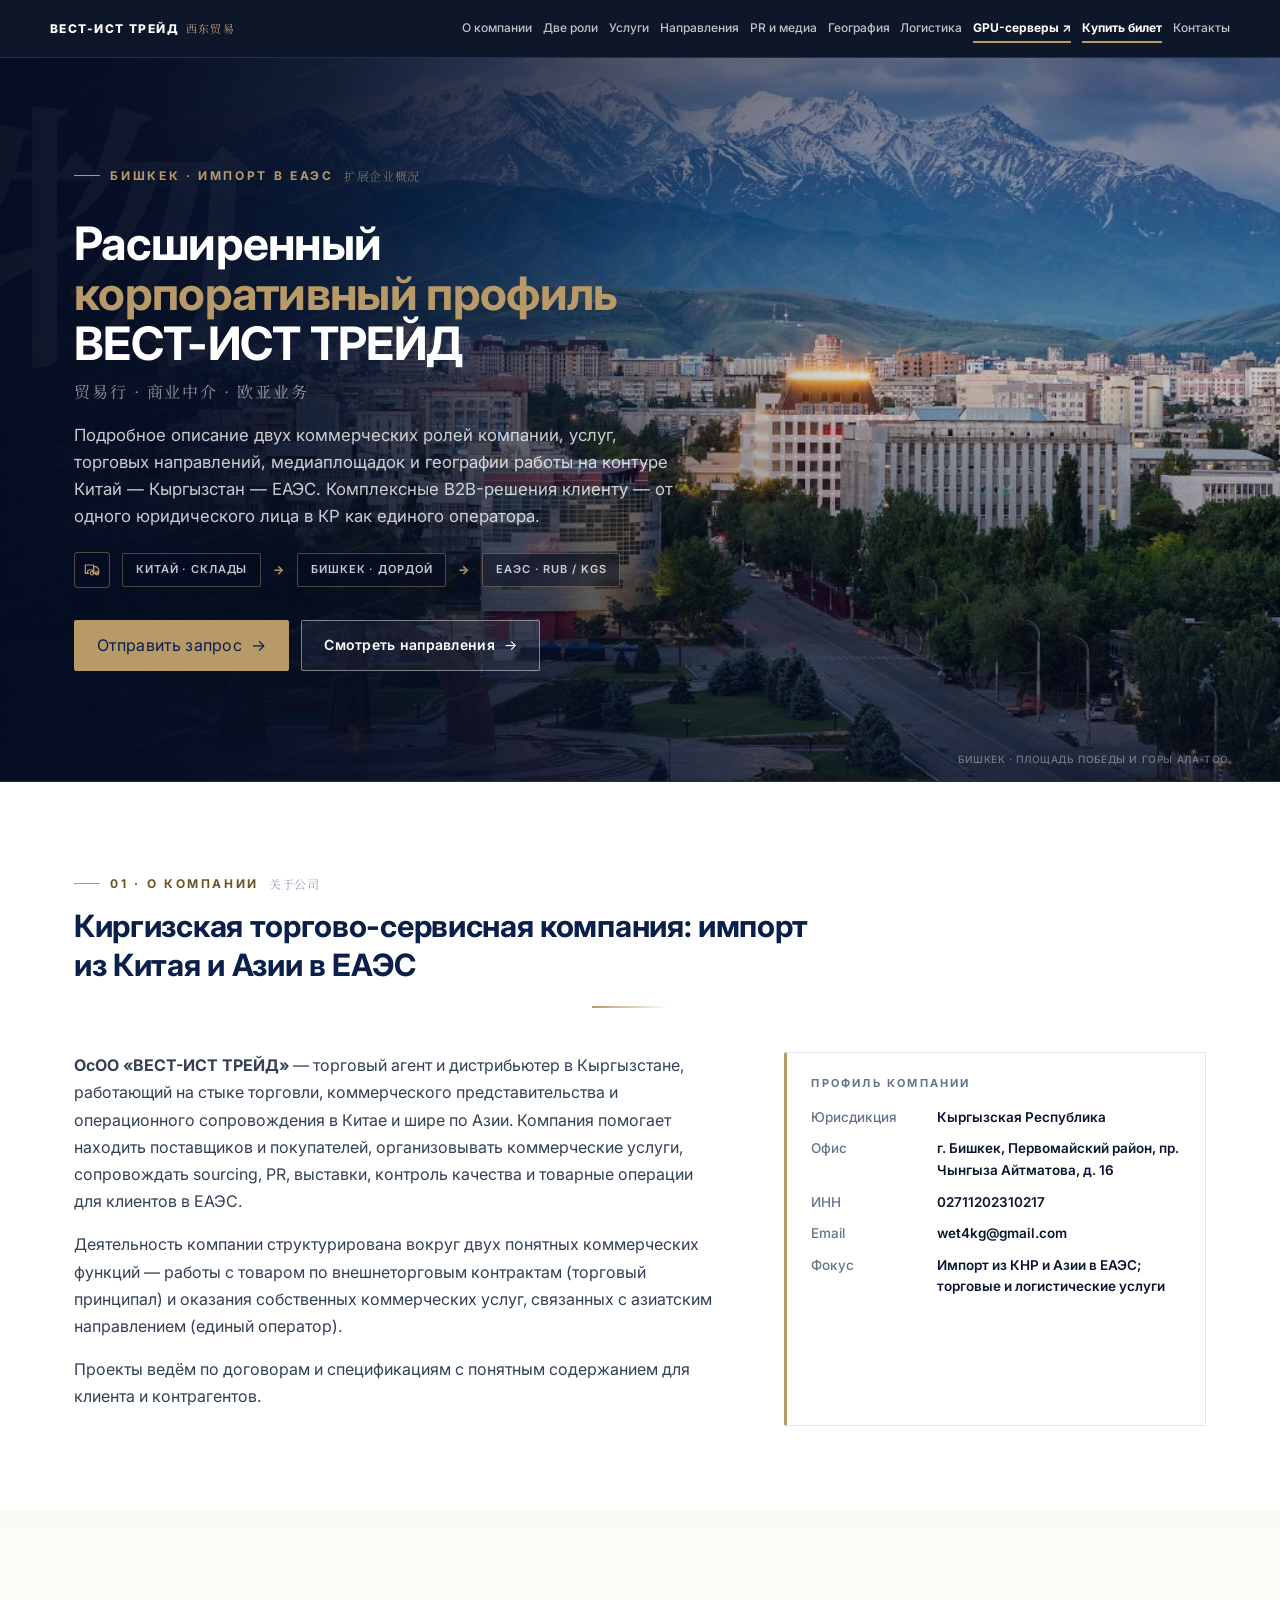
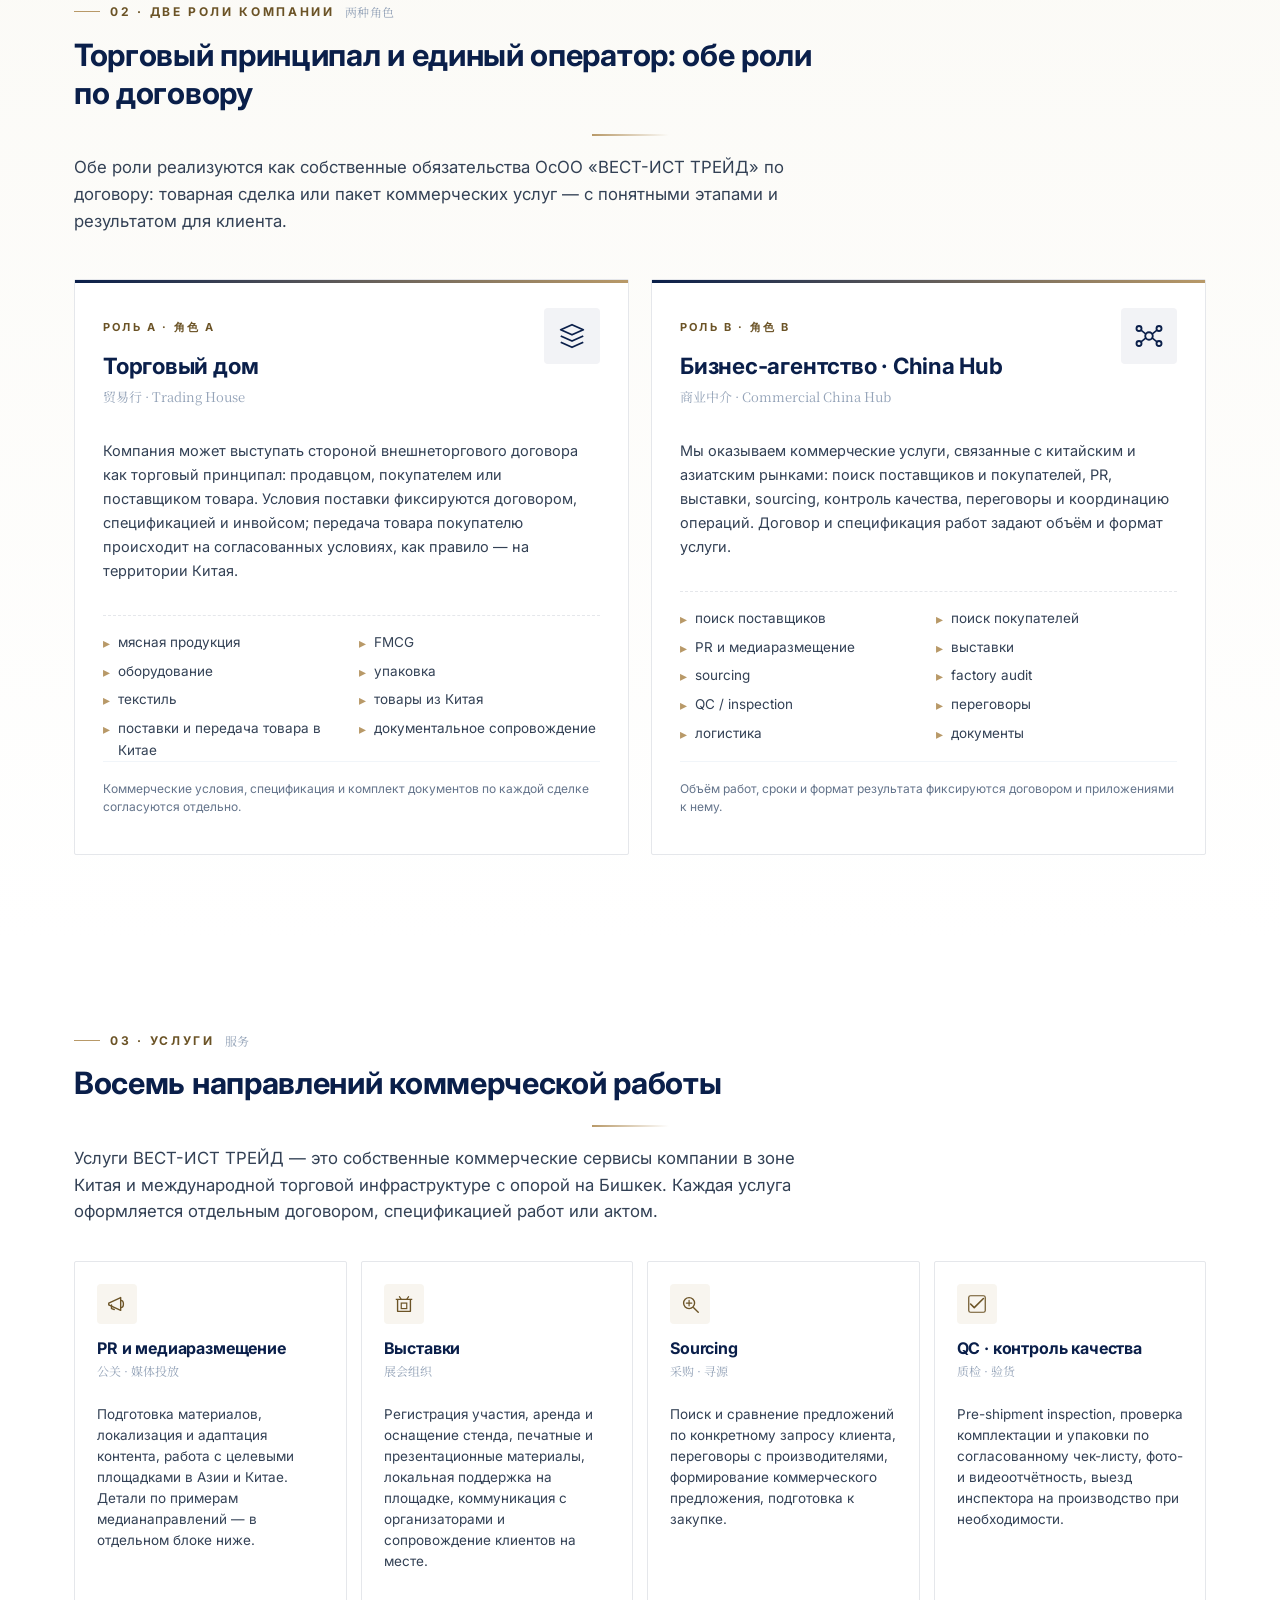
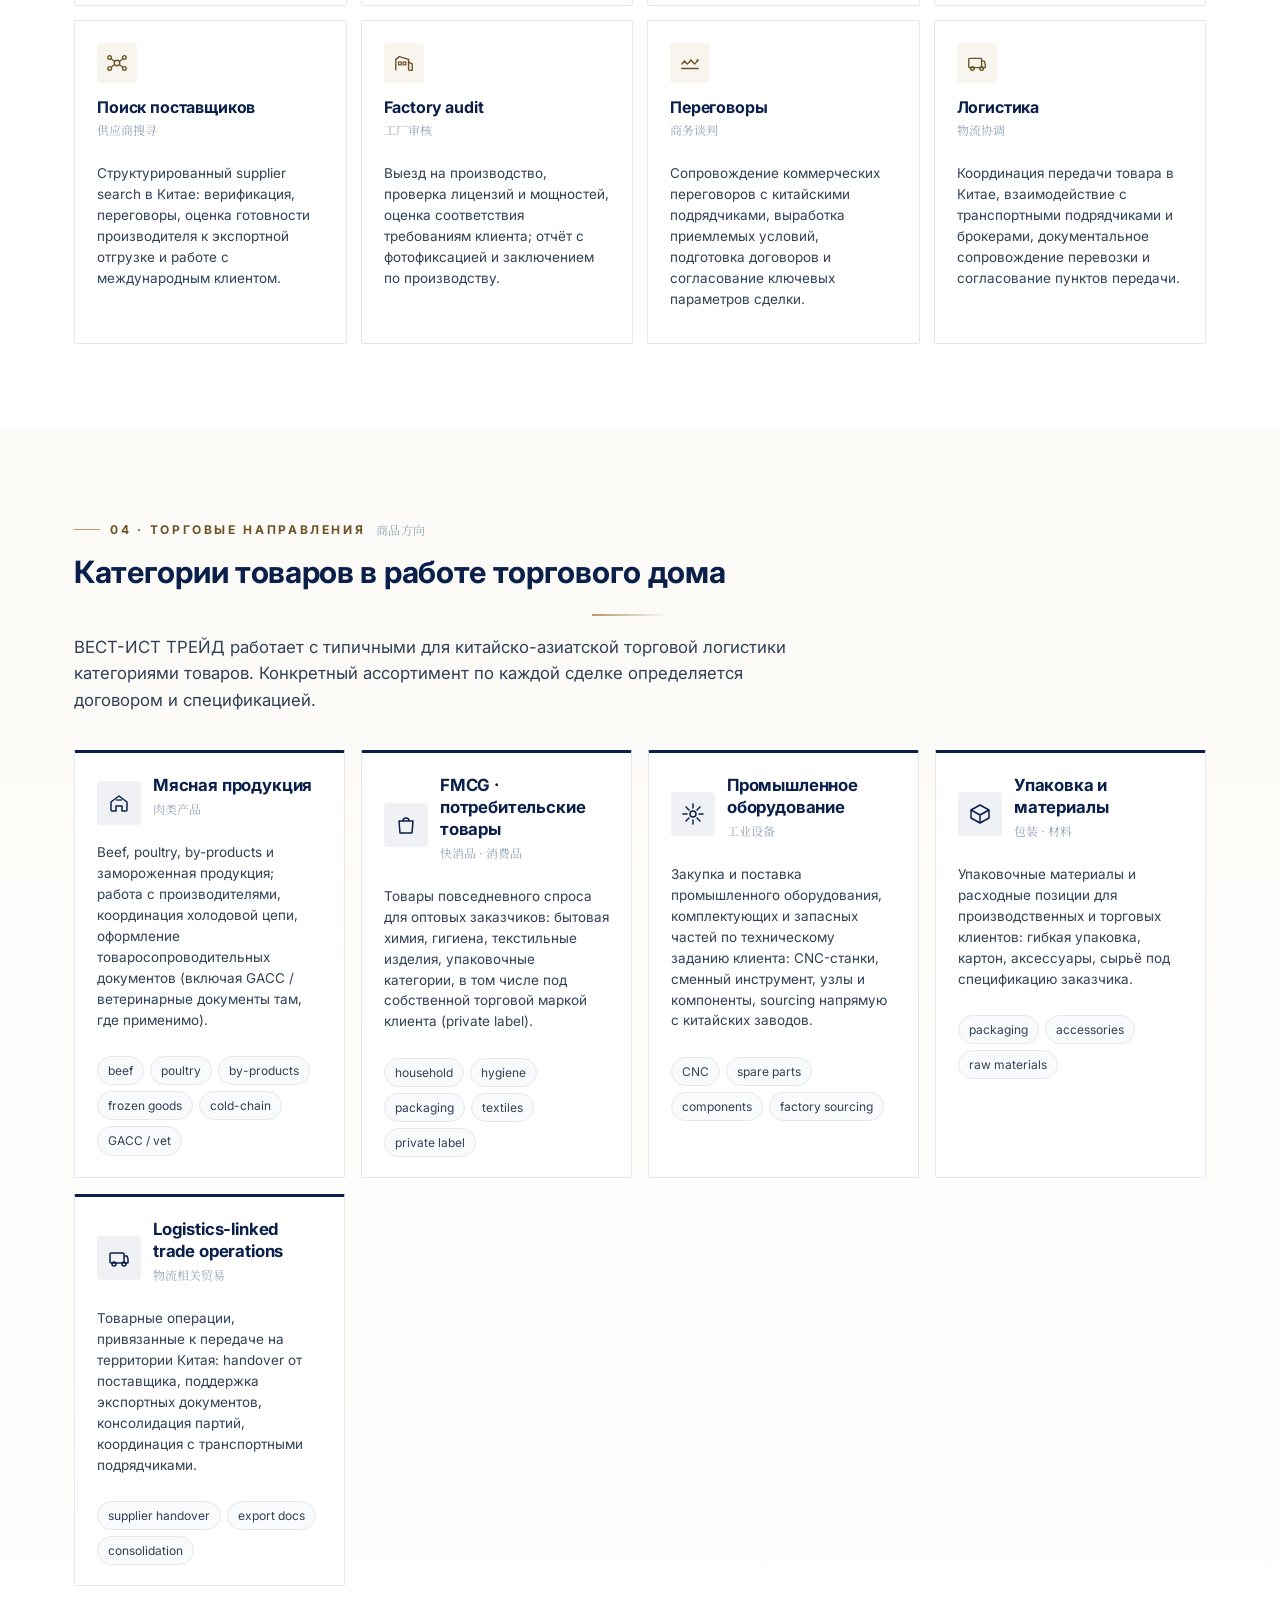
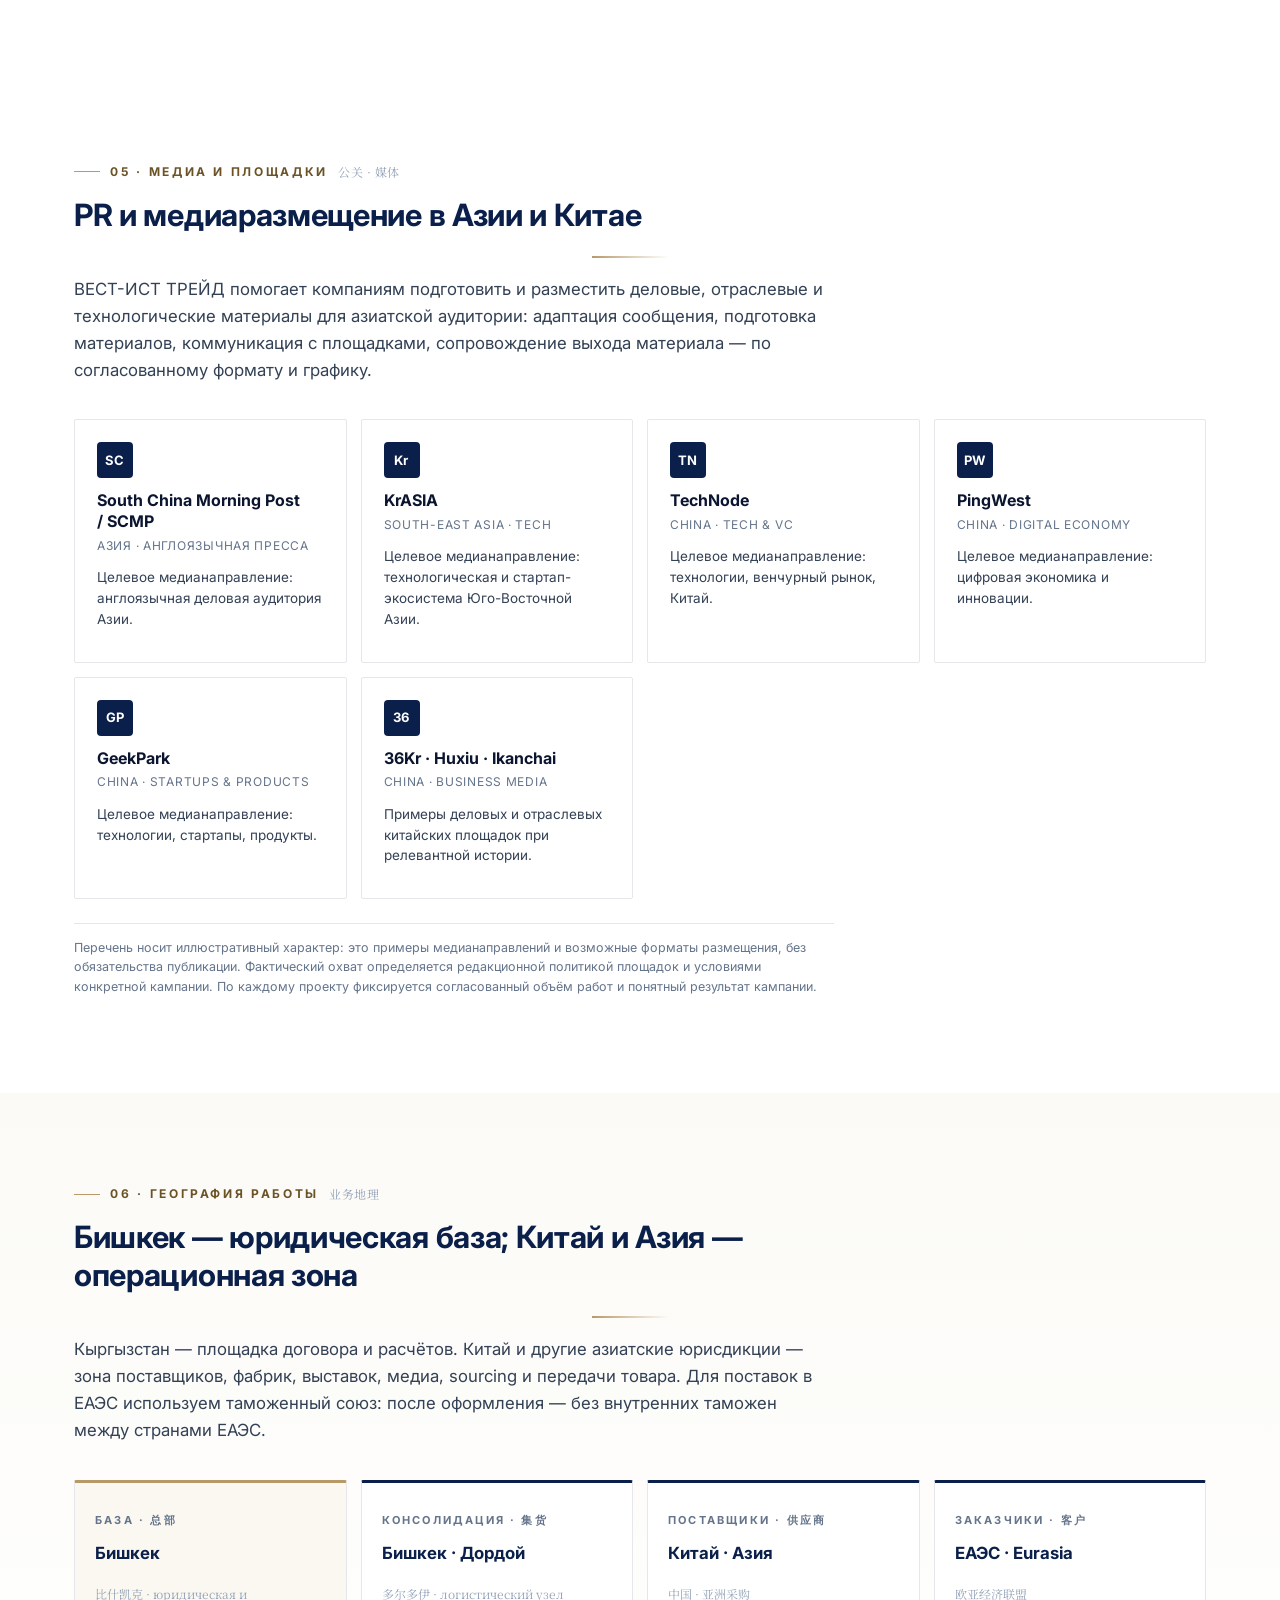
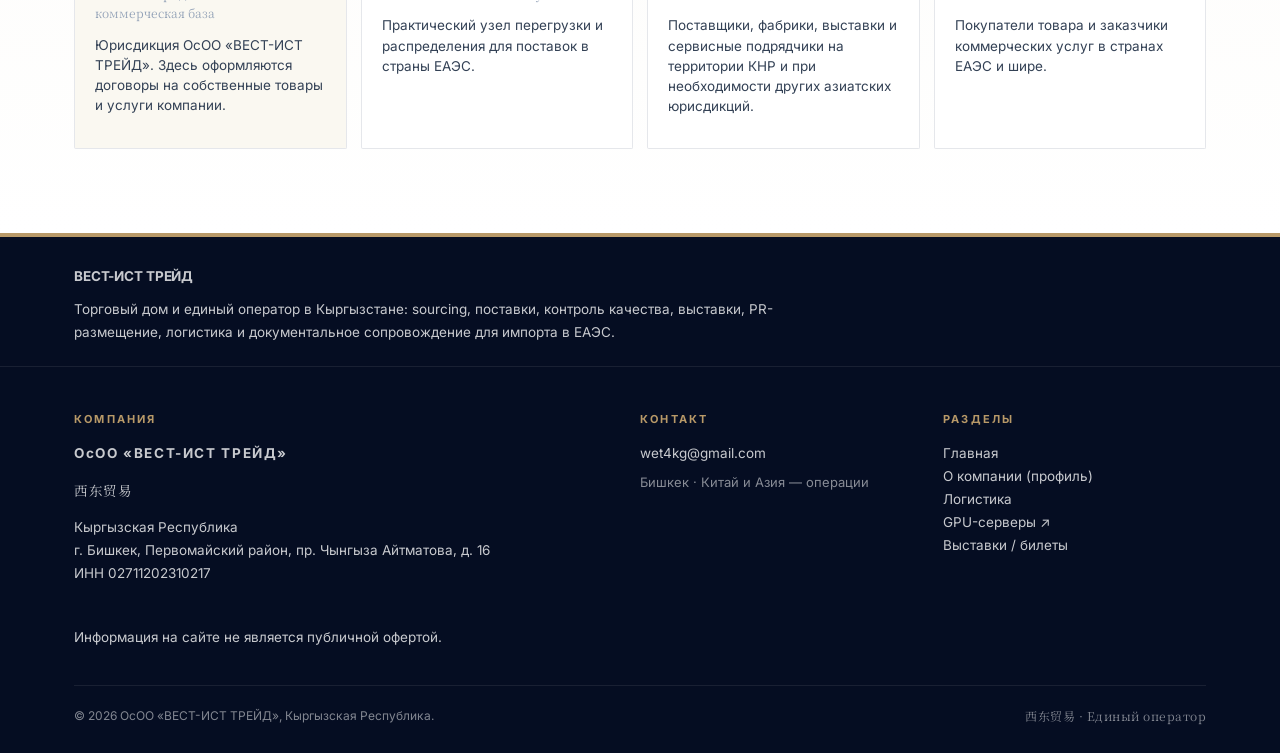
<file: wet-solution-china-hub.html>
<!DOCTYPE html>
<html lang="ru">
<head>
  <meta charset="UTF-8">
  <meta name="viewport" content="width=device-width, initial-scale=1">
  <title>ВЕСТ-ИСТ ТРЕЙД — расширенный корпоративный профиль (импорт в ЕАЭС)</title>
  <meta name="description" content="Расширенный корпоративный профиль ОсОО «ВЕСТ-ИСТ ТРЕЙД»: торговый дом, единый оператор и импорт из Китая и Азии в ЕАЭС через Кыргызстан. Услуги, направления, медиаплощадки, география.">
  <meta name="keywords" content="Импорт из Китая в ЕАЭС, Логистика Бишкек, Оплата в рублях за китайские товары">
  <meta name="robots" content="index,follow">
  <link rel="canonical" href="https://wet-kyrgyzstan.com/wet-solution-china-hub.html">
  <link rel="preconnect" href="https://fonts.googleapis.com">
  <link rel="preconnect" href="https://fonts.gstatic.com" crossorigin>
  <link href="https://fonts.googleapis.com/css2?family=Inter:wght@400;500;600;700;800&family=Noto+Serif+SC:wght@400;600&display=swap" rel="stylesheet">
  <link rel="stylesheet" href="style.css">
</head>
<body>

<!-- ============== HEADER ============== -->
<header class="site-header">
  <div class="container nav">
    <a href="./" class="logo">ВЕСТ-ИСТ ТРЕЙД <span class="cn-mark">西东贸易</span></a>
    <nav class="nav-links nav-links--tickets">
      <a href="#about">О компании</a>
      <a href="#roles">Две роли</a>
      <a href="#services">Услуги</a>
      <a href="#directions">Направления</a>
      <a href="#media">PR и медиа</a>
      <a href="#geography">География</a>
      <a href="logistics/">Логистика</a>
      <a href="https://west-east.cloud/" class="nav-link-gpu" target="_blank" rel="noopener">GPU-серверы ↗</a>
      <a href="tickets/" class="nav-link-tickets">Купить билет</a>
      <a href="#contacts">Контакты</a>
    </nav>
    <button class="nav-toggle" aria-label="Меню" onclick="document.querySelector('.nav-links').classList.toggle('open')">
      <svg viewBox="0 0 24 24" fill="none" width="20" height="20"><path d="M3 6h18M3 12h18M3 18h18" stroke="currentColor" stroke-width="2" stroke-linecap="round"/></svg>
    </button>
  </div>
</header>

<!-- ============== HERO ============== -->
<section class="hero" id="top" aria-label="Расширенный корпоративный профиль ВЕСТ-ИСТ ТРЕЙД">
  <div class="hero-watermark" aria-hidden="true">物</div>

  <div class="container hero-content">
    <div class="hero-grid">

      <div class="hero-copy">
        <p class="hero-eyebrow">
          Бишкек · импорт в ЕАЭС
          <span class="cn-tag cn">扩展企业概况</span>
        </p>

        <h1>Расширенный <span class="accent">корпоративный профиль</span> ВЕСТ-ИСТ ТРЕЙД</h1>
        <p class="hero-sub-cn cn">贸易行 · 商业中介 · 欧亚业务</p>
        <p class="hero-lead">
          Подробное описание двух коммерческих ролей компании, услуг, торговых направлений,
          медиаплощадок и географии работы на контуре Китай — Кыргызстан — ЕАЭС. Комплексные B2B-решения
          клиенту — от одного юридического лица в КР как единого оператора.
        </p>

        <div class="hero-logistics-strip" aria-label="Логистический маршрут">
          <span class="hero-route-icon" aria-hidden="true">
            <svg viewBox="0 0 24 24" fill="none"><path d="M14 16V6H4v10h2m8 0h2m-6 0a2 2 0 1 0 4 0 2 2 0 0 0-4 0zm6 0a2 2 0 1 0 4 0 2 2 0 0 0-4 0zM8 16H6m0 0l1.5-4h5L14 16" stroke="currentColor" stroke-width="1.45" stroke-linecap="round" stroke-linejoin="round"/><path d="M14 8h3.5l2.5 3v5H14V8z" stroke="currentColor" stroke-width="1.45" stroke-linejoin="round"/></svg>
          </span>
          <span class="hero-route-pill">Китай · склады</span>
          <span class="hero-route-arrow" aria-hidden="true">→</span>
          <span class="hero-route-pill">Бишкек · Дордой</span>
          <span class="hero-route-arrow" aria-hidden="true">→</span>
          <span class="hero-route-pill">ЕАЭС · RUB / KGS</span>
        </div>

        <div class="hero-cta">
          <button type="button" class="btn btn-primary btn-arrow" data-open-request-modal>Отправить запрос</button>
          <a class="btn btn-ghost btn-arrow" href="#directions">Смотреть направления</a>
        </div>
      </div>

    </div>
  </div>
  <p class="hero-photo-credit">Бишкек · площадь Победы и горы Ала-Тоо</p>
</section>

<main>

  <!-- ============== 01 · ABOUT ============== -->
  <section id="about" class="section">
    <div class="container">
      <p class="eyebrow">01 · О компании <span class="cn-tag cn">关于公司</span></p>
      <h2>Киргизская торгово-сервисная компания: импорт из Китая и Азии в ЕАЭС</h2>
      <hr class="rule-gold">

      <div class="about-grid">
        <div class="about-text">
          <p>
            <strong>ОсОО «ВЕСТ-ИСТ ТРЕЙД»</strong> — торговый агент и дистрибьютер в Кыргызстане, работающий на стыке
            торговли, коммерческого представительства и операционного сопровождения в Китае и шире по Азии.
            Компания помогает находить поставщиков и покупателей, организовывать коммерческие
            услуги, сопровождать sourcing, PR, выставки, контроль качества и товарные операции для клиентов в ЕАЭС.
          </p>
          <p>
            Деятельность компании структурирована вокруг двух понятных коммерческих
            функций — работы с товаром по внешнеторговым контрактам (торговый принципал) и оказания собственных
            коммерческих услуг, связанных с азиатским направлением (единый оператор).
          </p>
          <p>
            Проекты ведём по договорам и спецификациям с понятным содержанием для клиента и контрагентов.
          </p>
        </div>

        <aside class="about-card">
          <h4>Профиль компании</h4>
          <div class="kv">
            <div class="k">Юрисдикция</div>
            <div class="v">Кыргызская Республика</div>
            <div class="k">Офис</div>
            <div class="v">г. Бишкек, Первомайский район, пр. Чынгыза Айтматова, д. 16</div>
            <div class="k">ИНН</div>
            <div class="v">02711202310217</div>
            <div class="k">Email</div>
            <div class="v"><a href="mailto:wet4kg@gmail.com">wet4kg@gmail.com</a></div>
            <div class="k">Фокус</div>
            <div class="v">Импорт из КНР и Азии в ЕАЭС; торговые и логистические услуги</div>
          </div>
        </aside>
      </div>
    </div>
  </section>

  <!-- ============== 02 · TWO ROLES ============== -->
  <section id="roles" class="section section-paper">
    <div class="container">
      <p class="eyebrow">02 · Две роли компании <span class="cn-tag cn">两种角色</span></p>
      <h2>Торговый принципал и единый оператор: обе роли по договору</h2>
      <hr class="rule-gold">
      <p class="lead">
        Обе роли реализуются как собственные обязательства ОсОО «ВЕСТ-ИСТ ТРЕЙД» по договору:
        товарная сделка или пакет коммерческих услуг — с понятными этапами и результатом для клиента.
      </p>

      <div class="roles-grid">

        <article class="role-card">
          <div class="role-head">
            <div>
              <p class="role-tag">Роль A · 角色 A</p>
              <h3>Торговый дом</h3>
              <p class="cn-sub">贸易行 · Trading House</p>
            </div>
            <div class="role-icon" aria-hidden="true">
              <svg viewBox="0 0 24 24" fill="none">
                <path d="M3 7l9-4 9 4-9 4-9-4z" stroke="currentColor" stroke-width="1.5" stroke-linejoin="round"/>
                <path d="M3 12l9 4 9-4M3 17l9 4 9-4" stroke="currentColor" stroke-width="1.5" stroke-linejoin="round"/>
              </svg>
            </div>
          </div>

          <p class="role-body">
            Компания может выступать стороной внешнеторгового договора как торговый принципал: продавцом, покупателем
            или поставщиком товара. Условия поставки фиксируются договором, спецификацией и инвойсом;
            передача товара покупателю происходит на согласованных условиях, как правило — на территории Китая.
          </p>

          <ul class="role-bullets">
            <li>мясная продукция</li>
            <li>FMCG</li>
            <li>оборудование</li>
            <li>упаковка</li>
            <li>текстиль</li>
            <li>товары из Китая</li>
            <li>поставки и передача товара в Китае</li>
            <li>документальное сопровождение</li>
          </ul>

          <p class="role-foot">
            Коммерческие условия, спецификация и комплект документов по каждой сделке согласуются отдельно.
          </p>
        </article>

        <article class="role-card">
          <div class="role-head">
            <div>
              <p class="role-tag">Роль B · 角色 B</p>
              <h3>Бизнес-агентство · China Hub</h3>
              <p class="cn-sub">商业中介 · Commercial China Hub</p>
            </div>
            <div class="role-icon" aria-hidden="true">
              <svg viewBox="0 0 24 24" fill="none">
                <circle cx="12" cy="12" r="3" stroke="currentColor" stroke-width="1.5"/>
                <circle cx="4"  cy="6"  r="2" stroke="currentColor" stroke-width="1.5"/>
                <circle cx="20" cy="6"  r="2" stroke="currentColor" stroke-width="1.5"/>
                <circle cx="4"  cy="18" r="2" stroke="currentColor" stroke-width="1.5"/>
                <circle cx="20" cy="18" r="2" stroke="currentColor" stroke-width="1.5"/>
                <path d="M5.6 7.3l4.2 3.4M18.4 7.3l-4.2 3.4M5.6 16.7l4.2-3.4M18.4 16.7l-4.2-3.4" stroke="currentColor" stroke-width="1.3"/>
              </svg>
            </div>
          </div>

          <p class="role-body">
            Мы оказываем коммерческие услуги, связанные с китайским и азиатским рынками: поиск
            поставщиков и покупателей, PR, выставки, sourcing, контроль качества, переговоры
            и координацию операций. Договор и спецификация работ задают объём и формат услуги.
          </p>

          <ul class="role-bullets">
            <li>поиск поставщиков</li>
            <li>поиск покупателей</li>
            <li>PR и медиаразмещение</li>
            <li>выставки</li>
            <li>sourcing</li>
            <li>factory audit</li>
            <li>QC / inspection</li>
            <li>переговоры</li>
            <li>логистика</li>
            <li>документы</li>
          </ul>

          <p class="role-foot">
            Объём работ, сроки и формат результата фиксируются договором и приложениями к нему.
          </p>
        </article>
      </div>

    </div>
  </section>

  <!-- ============== 04 · SERVICES ============== -->
  <section id="services" class="section">
    <div class="container">
      <p class="eyebrow">03 · Услуги <span class="cn-tag cn">服务</span></p>
      <h2>Восемь направлений коммерческой работы</h2>
      <hr class="rule-gold">
      <p class="lead">
        Услуги ВЕСТ-ИСТ ТРЕЙД — это собственные коммерческие сервисы компании в зоне Китая
        и международной торговой инфраструктуре с опорой на Бишкек. Каждая услуга оформляется отдельным
        договором, спецификацией работ или актом.
      </p>

      <div class="svc-grid">

        <article class="svc-card">
          <div class="svc-icon" aria-hidden="true">
            <svg viewBox="0 0 24 24" fill="none">
              <path d="M3 11l13-6v14L3 13v-2z" stroke="currentColor" stroke-width="1.5" stroke-linejoin="round"/>
              <path d="M16 8c2 0 3 1.5 3 4s-1 4-3 4" stroke="currentColor" stroke-width="1.5" stroke-linecap="round"/>
              <path d="M6 13v4l3 1" stroke="currentColor" stroke-width="1.5" stroke-linecap="round"/>
            </svg>
          </div>
          <h3>PR и медиаразмещение</h3>
          <p class="cn-sub">公关 · 媒体投放</p>
          <p class="svc-body">
            Подготовка материалов, локализация и адаптация контента, работа с целевыми площадками в Азии и Китае.
            Детали по примерам медианаправлений — в отдельном блоке ниже.
          </p>
        </article>

        <article class="svc-card">
          <div class="svc-icon" aria-hidden="true">
            <svg viewBox="0 0 24 24" fill="none">
              <path d="M3 7h18M5 7v13h14V7" stroke="currentColor" stroke-width="1.5" stroke-linejoin="round"/>
              <rect x="9" y="11" width="6" height="6" stroke="currentColor" stroke-width="1.3"/>
              <path d="M7 4l2 3M17 4l-2 3" stroke="currentColor" stroke-width="1.3" stroke-linecap="round"/>
            </svg>
          </div>
          <h3>Выставки</h3>
          <p class="cn-sub">展会组织</p>
          <p class="svc-body">
            Регистрация участия, аренда и оснащение стенда, печатные и презентационные
            материалы, локальная поддержка на площадке, коммуникация с организаторами
            и сопровождение клиентов на месте.
          </p>
        </article>

        <article class="svc-card">
          <div class="svc-icon" aria-hidden="true">
            <svg viewBox="0 0 24 24" fill="none">
              <circle cx="11" cy="11" r="6" stroke="currentColor" stroke-width="1.5"/>
              <path d="M16 16l5 5" stroke="currentColor" stroke-width="1.5" stroke-linecap="round"/>
              <path d="M8 11h6M11 8v6" stroke="currentColor" stroke-width="1.3" stroke-linecap="round"/>
            </svg>
          </div>
          <h3>Sourcing</h3>
          <p class="cn-sub">采购 · 寻源</p>
          <p class="svc-body">
            Поиск и сравнение предложений по конкретному запросу клиента, переговоры
            с производителями, формирование коммерческого предложения, подготовка к закупке.
          </p>
        </article>

        <article class="svc-card">
          <div class="svc-icon" aria-hidden="true">
            <svg viewBox="0 0 24 24" fill="none">
              <path d="M5 12l4 4 10-10" stroke="currentColor" stroke-width="1.7" stroke-linecap="round" stroke-linejoin="round"/>
              <rect x="3" y="3" width="18" height="18" rx="2" stroke="currentColor" stroke-width="1.3"/>
            </svg>
          </div>
          <h3>QC · контроль качества</h3>
          <p class="cn-sub">质检 · 验货</p>
          <p class="svc-body">
            Pre-shipment inspection, проверка комплектации и упаковки по согласованному
            чек-листу, фото- и видеоотчётность, выезд инспектора на производство при
            необходимости.
          </p>
        </article>

        <article class="svc-card">
          <div class="svc-icon" aria-hidden="true">
            <svg viewBox="0 0 24 24" fill="none">
              <circle cx="12" cy="12" r="3" stroke="currentColor" stroke-width="1.5"/>
              <circle cx="4"  cy="6"  r="2" stroke="currentColor" stroke-width="1.5"/>
              <circle cx="20" cy="6"  r="2" stroke="currentColor" stroke-width="1.5"/>
              <circle cx="4"  cy="18" r="2" stroke="currentColor" stroke-width="1.5"/>
              <circle cx="20" cy="18" r="2" stroke="currentColor" stroke-width="1.5"/>
              <path d="M5.6 7.3l4.2 3.4M18.4 7.3l-4.2 3.4M5.6 16.7l4.2-3.4M18.4 16.7l-4.2-3.4" stroke="currentColor" stroke-width="1.3"/>
            </svg>
          </div>
          <h3>Поиск поставщиков</h3>
          <p class="cn-sub">供应商搜寻</p>
          <p class="svc-body">
            Структурированный supplier search в Китае: верификация, переговоры, оценка
            готовности производителя к экспортной отгрузке и работе с международным клиентом.
          </p>
        </article>

        <article class="svc-card">
          <div class="svc-icon" aria-hidden="true">
            <svg viewBox="0 0 24 24" fill="none">
              <path d="M3 20V8l4-3 10 3v12" stroke="currentColor" stroke-width="1.5" stroke-linejoin="round"/>
              <rect x="6"  y="11" width="3" height="3" stroke="currentColor" stroke-width="1.3"/>
              <rect x="11" y="11" width="3" height="3" stroke="currentColor" stroke-width="1.3"/>
              <path d="M17 11l4 2v7h-4" stroke="currentColor" stroke-width="1.5" stroke-linejoin="round"/>
            </svg>
          </div>
          <h3>Factory audit</h3>
          <p class="cn-sub">工厂审核</p>
          <p class="svc-body">
            Выезд на производство, проверка лицензий и мощностей, оценка соответствия
            требованиям клиента; отчёт с фотофиксацией и заключением по производству.
          </p>
        </article>

        <article class="svc-card">
          <div class="svc-icon" aria-hidden="true">
            <svg viewBox="0 0 24 24" fill="none">
              <path d="M3 13l3-3 3 3 4-4 4 4 4-4" stroke="currentColor" stroke-width="1.5" stroke-linecap="round" stroke-linejoin="round"/>
              <path d="M3 18h18" stroke="currentColor" stroke-width="1.5" stroke-linecap="round"/>
              <circle cx="6"  cy="10" r="1" fill="currentColor"/>
              <circle cx="13" cy="9"  r="1" fill="currentColor"/>
              <circle cx="20" cy="9"  r="1" fill="currentColor"/>
            </svg>
          </div>
          <h3>Переговоры</h3>
          <p class="cn-sub">商务谈判</p>
          <p class="svc-body">
            Сопровождение коммерческих переговоров с китайскими подрядчиками, выработка
            приемлемых условий, подготовка договоров и согласование ключевых параметров
            сделки.
          </p>
        </article>

        <article class="svc-card">
          <div class="svc-icon" aria-hidden="true">
            <svg viewBox="0 0 24 24" fill="none">
              <rect x="3" y="7" width="14" height="10" rx="1" stroke="currentColor" stroke-width="1.5"/>
              <path d="M17 10h3l1 3v4h-4" stroke="currentColor" stroke-width="1.5" stroke-linejoin="round"/>
              <circle cx="7"  cy="18" r="2" stroke="currentColor" stroke-width="1.5"/>
              <circle cx="17" cy="18" r="2" stroke="currentColor" stroke-width="1.5"/>
            </svg>
          </div>
          <h3>Логистика</h3>
          <p class="cn-sub">物流协调</p>
          <p class="svc-body">
            Координация передачи товара в Китае, взаимодействие с транспортными подрядчиками
            и брокерами, документальное сопровождение перевозки и согласование пунктов
            передачи.
          </p>
        </article>

      </div>
    </div>
  </section>

  <!-- ============== 05 · TRADING DIRECTIONS ============== -->
  <section id="directions" class="section section-paper">
    <div class="container">
      <p class="eyebrow">04 · Торговые направления <span class="cn-tag cn">商品方向</span></p>
      <h2>Категории товаров в работе торгового дома</h2>
      <hr class="rule-gold">
      <p class="lead">
        ВЕСТ-ИСТ ТРЕЙД работает с типичными для китайско-азиатской торговой логистики категориями товаров.
        Конкретный ассортимент по каждой сделке определяется договором и спецификацией.
      </p>

      <div class="dir-grid">

        <article class="dir-card">
          <div class="dir-head">
            <div class="dir-icon" aria-hidden="true">
              <svg viewBox="0 0 24 24" fill="none">
                <path d="M4 11l8-6 8 6v8a1 1 0 0 1-1 1h-4v-5h-6v5H5a1 1 0 0 1-1-1v-8z" stroke="currentColor" stroke-width="1.5" stroke-linejoin="round"/>
                <path d="M9 9h6" stroke="currentColor" stroke-width="1.3"/>
              </svg>
            </div>
            <div>
              <h3>Мясная продукция</h3>
              <p class="cn-sub">肉类产品</p>
            </div>
          </div>
          <p class="dir-body">
            Beef, poultry, by-products и замороженная продукция; работа с производителями,
            координация холодовой цепи, оформление товаросопроводительных документов
            (включая GACC / ветеринарные документы там, где применимо).
          </p>
          <div class="dir-bullets">
            <span>beef</span>
            <span>poultry</span>
            <span>by-products</span>
            <span>frozen goods</span>
            <span>cold-chain</span>
            <span>GACC / vet</span>
          </div>
        </article>

        <article class="dir-card">
          <div class="dir-head">
            <div class="dir-icon" aria-hidden="true">
              <svg viewBox="0 0 24 24" fill="none">
                <path d="M5 8h14l-1 12H6L5 8z" stroke="currentColor" stroke-width="1.5" stroke-linejoin="round"/>
                <path d="M9 8a3 3 0 1 1 6 0" stroke="currentColor" stroke-width="1.5"/>
              </svg>
            </div>
            <div>
              <h3>FMCG · потребительские товары</h3>
              <p class="cn-sub">快消品 · 消费品</p>
            </div>
          </div>
          <p class="dir-body">
            Товары повседневного спроса для оптовых заказчиков: бытовая химия, гигиена,
            текстильные изделия, упаковочные категории, в том числе под собственной торговой
            маркой клиента (private label).
          </p>
          <div class="dir-bullets">
            <span>household</span>
            <span>hygiene</span>
            <span>packaging</span>
            <span>textiles</span>
            <span>private label</span>
          </div>
        </article>

        <article class="dir-card">
          <div class="dir-head">
            <div class="dir-icon" aria-hidden="true">
              <svg viewBox="0 0 24 24" fill="none">
                <circle cx="12" cy="12" r="3" stroke="currentColor" stroke-width="1.5"/>
                <path d="M12 2v4M12 18v4M2 12h4M18 12h4M5 5l3 3M16 16l3 3M5 19l3-3M16 8l3-3" stroke="currentColor" stroke-width="1.5" stroke-linecap="round"/>
              </svg>
            </div>
            <div>
              <h3>Промышленное оборудование</h3>
              <p class="cn-sub">工业设备</p>
            </div>
          </div>
          <p class="dir-body">
            Закупка и поставка промышленного оборудования, комплектующих и запасных частей
            по техническому заданию клиента: CNC-станки, сменный инструмент, узлы и компоненты,
            sourcing напрямую с китайских заводов.
          </p>
          <div class="dir-bullets">
            <span>CNC</span>
            <span>spare parts</span>
            <span>components</span>
            <span>factory sourcing</span>
          </div>
        </article>

        <article class="dir-card">
          <div class="dir-head">
            <div class="dir-icon" aria-hidden="true">
              <svg viewBox="0 0 24 24" fill="none">
                <path d="M3 8l9-5 9 5v8l-9 5-9-5V8z" stroke="currentColor" stroke-width="1.5" stroke-linejoin="round"/>
                <path d="M3 8l9 5 9-5M12 13v8" stroke="currentColor" stroke-width="1.5" stroke-linejoin="round"/>
              </svg>
            </div>
            <div>
              <h3>Упаковка и материалы</h3>
              <p class="cn-sub">包装 · 材料</p>
            </div>
          </div>
          <p class="dir-body">
            Упаковочные материалы и расходные позиции для производственных и торговых клиентов:
            гибкая упаковка, картон, аксессуары, сырьё под спецификацию заказчика.
          </p>
          <div class="dir-bullets">
            <span>packaging</span>
            <span>accessories</span>
            <span>raw materials</span>
          </div>
        </article>

        <article class="dir-card">
          <div class="dir-head">
            <div class="dir-icon" aria-hidden="true">
              <svg viewBox="0 0 24 24" fill="none">
                <rect x="3" y="7" width="14" height="10" rx="1" stroke="currentColor" stroke-width="1.5"/>
                <path d="M17 10h3l1 3v4h-4" stroke="currentColor" stroke-width="1.5" stroke-linejoin="round"/>
                <circle cx="7"  cy="18" r="2" stroke="currentColor" stroke-width="1.5"/>
                <circle cx="17" cy="18" r="2" stroke="currentColor" stroke-width="1.5"/>
              </svg>
            </div>
            <div>
              <h3>Logistics-linked trade operations</h3>
              <p class="cn-sub">物流相关贸易</p>
            </div>
          </div>
          <p class="dir-body">
            Товарные операции, привязанные к передаче на территории Китая: handover
            от поставщика, поддержка экспортных документов, консолидация партий, координация
            с транспортными подрядчиками.
          </p>
          <div class="dir-bullets">
            <span>supplier handover</span>
            <span>export docs</span>
            <span>consolidation</span>
          </div>
        </article>

      </div>
    </div>
  </section>

  <!-- ============== 06 · PR & MEDIA PLACEMENT ============== -->
  <section id="media" class="section">
    <div class="container">
      <p class="eyebrow">05 · Медиа и площадки <span class="cn-tag cn">公关 · 媒体</span></p>
      <h2>PR и медиаразмещение в Азии и Китае</h2>
      <hr class="rule-gold">
      <p class="lead">
        ВЕСТ-ИСТ ТРЕЙД помогает компаниям подготовить и разместить деловые, отраслевые и технологические
        материалы для азиатской аудитории: адаптация сообщения, подготовка материалов,
        коммуникация с площадками, сопровождение выхода материала — по согласованному формату и графику.
      </p>

      <div class="media-grid">

        <article class="media-card">
          <div class="media-mark">SC</div>
          <div class="media-name">South China Morning Post <span class="lat">/ SCMP</span></div>
          <div class="media-region">Азия · англоязычная пресса</div>
          <p class="media-body">Целевое медианаправление: англоязычная деловая аудитория Азии.</p>
        </article>

        <article class="media-card">
          <div class="media-mark">Kr</div>
          <div class="media-name">KrASIA</div>
          <div class="media-region">South-East Asia · Tech</div>
          <p class="media-body">Целевое медианаправление: технологическая и стартап-экосистема Юго-Восточной Азии.</p>
        </article>

        <article class="media-card">
          <div class="media-mark">TN</div>
          <div class="media-name">TechNode</div>
          <div class="media-region">China · Tech &amp; VC</div>
          <p class="media-body">Целевое медианаправление: технологии, венчурный рынок, Китай.</p>
        </article>

        <article class="media-card">
          <div class="media-mark">PW</div>
          <div class="media-name">PingWest</div>
          <div class="media-region">China · Digital economy</div>
          <p class="media-body">Целевое медианаправление: цифровая экономика и инновации.</p>
        </article>

        <article class="media-card">
          <div class="media-mark">GP</div>
          <div class="media-name">GeekPark</div>
          <div class="media-region">China · Startups &amp; products</div>
          <p class="media-body">Целевое медианаправление: технологии, стартапы, продукты.</p>
        </article>

        <article class="media-card">
          <div class="media-mark">36</div>
          <div class="media-name">36Kr · Huxiu · Ikanchai</div>
          <div class="media-region">China · Business media</div>
          <p class="media-body">Примеры деловых и отраслевых китайских площадок при релевантной истории.</p>
        </article>

      </div>

      <p class="media-foot">
        Перечень носит иллюстративный характер: это примеры медианаправлений и возможные форматы размещения,
        без обязательства публикации. Фактический охват определяется редакционной политикой площадок и условиями
        конкретной кампании. По каждому проекту фиксируется согласованный объём работ и понятный результат кампании.
      </p>
    </div>
  </section>

  <!-- ============== 06 · GEOGRAPHY ============== -->
  <section id="geography" class="section section-paper">
    <div class="container">
      <p class="eyebrow">06 · География работы <span class="cn-tag cn">业务地理</span></p>
      <h2>Бишкек — юридическая база; Китай и Азия — операционная зона</h2>
      <hr class="rule-gold">
      <p class="lead">
        Кыргызстан — площадка договора и расчётов. Китай и другие азиатские юрисдикции — зона поставщиков, фабрик,
        выставок, медиа, sourcing и передачи товара. Для поставок в ЕАЭС используем таможенный союз: после оформления — без внутренних таможен между странами ЕАЭС.
      </p>

      <div class="geo-grid">
        <div class="geo-card hub">
          <p class="geo-tag">База · 总部</p>
          <p class="geo-name">Бишкек</p>
          <p class="geo-cn">比什凯克 · юридическая и коммерческая база</p>
          <p class="geo-body">
            Юрисдикция ОсОО «ВЕСТ-ИСТ ТРЕЙД». Здесь оформляются договоры на собственные товары и услуги компании.
          </p>
        </div>

        <div class="geo-card">
          <p class="geo-tag">Консолидация · 集货</p>
          <p class="geo-name">Бишкек · Дордой</p>
          <p class="geo-cn">多尔多伊 · логистический узел</p>
          <p class="geo-body">
            Практический узел перегрузки и распределения для поставок в страны ЕАЭС.
          </p>
        </div>

        <div class="geo-card">
          <p class="geo-tag">Поставщики · 供应商</p>
          <p class="geo-name">Китай · Азия</p>
          <p class="geo-cn">中国 · 亚洲采购</p>
          <p class="geo-body">
            Поставщики, фабрики, выставки и сервисные подрядчики на территории КНР и при необходимости других азиатских юрисдикций.
          </p>
        </div>

        <div class="geo-card">
          <p class="geo-tag">Заказчики · 客户</p>
          <p class="geo-name">ЕАЭС · Eurasia</p>
          <p class="geo-cn">欧亚经济联盟</p>
          <p class="geo-body">
            Покупатели товара и заказчики коммерческих услуг в странах ЕАЭС и шире.
          </p>
        </div>
      </div>
    </div>
  </section>

</main>

<!-- ============== FOOTER ============== -->
<footer class="footer" id="contacts">
  <div class="footer-intro">
    <div class="container">
      <p class="footer-intro-title">ВЕСТ-ИСТ ТРЕЙД</p>
      <p class="footer-intro-text">
        Торговый дом и единый оператор в Кыргызстане: sourcing, поставки, контроль качества,
        выставки, PR-размещение, логистика и документальное сопровождение для импорта в ЕАЭС.
      </p>
    </div>
  </div>
  <div class="container">
    <div class="footer-grid">

      <div>
        <h4>Компания</h4>
        <p class="footer-brand">ОсОО «ВЕСТ-ИСТ ТРЕЙД»</p>
        <p class="footer-cn cn">西东贸易</p>
        <p class="footer-addr">
          Кыргызская Республика<br>
          г. Бишкек, Первомайский район, пр. Чынгыза Айтматова, д. 16<br>
          ИНН 02711202310217
        </p>
      </div>

      <div>
        <h4>Контакт</h4>
        <p>
          <a href="mailto:wet4kg@gmail.com">wet4kg@gmail.com</a><br>
          <span class="footer-region">Бишкек · Китай и Азия — операции</span>
        </p>
      </div>

      <div>
        <h4>Разделы</h4>
        <ul>
          <li><a href="./">Главная</a></li>
          <li><a href="#about">О компании (профиль)</a></li>
          <li><a href="logistics/">Логистика</a></li>
          <li><a href="https://west-east.cloud/" target="_blank" rel="noopener">GPU-серверы ↗</a></li>
          <li><a href="tickets/">Выставки / билеты</a></li>
        </ul>
      </div>

    </div>

    <p class="footer-tagline footer-tagline-below">Информация на сайте не является публичной офертой.</p>

    <div class="footer-bottom">
      <span>&copy; <span id="year"></span> ОсОО «ВЕСТ-ИСТ ТРЕЙД», Кыргызская Республика.</span>
      <span class="cn">西东贸易 · Единый оператор</span>
    </div>
  </div>
</footer>

<div class="request-modal" id="request-modal" hidden data-request-modal>
  <button type="button" class="request-modal-backdrop" tabindex="-1" aria-label="Закрыть" data-close-modal></button>
  <div class="request-modal-panel" role="dialog" aria-modal="true" aria-labelledby="request-modal-title">
    <button type="button" class="request-modal-close" aria-label="Закрыть" data-close-modal>&times;</button>
    <h2 id="request-modal-title" class="request-modal-title">Отправить запрос</h2>
    <p class="request-modal-lead">Заполните форму — ответим на указанный в тексте контакт или свяжемся по email компании.</p>
    <form class="request-form" action="https://formsubmit.co/wet4kg@gmail.com" method="POST">
      <input type="hidden" name="_subject" value="ВЕСТ-ИСТ ТРЕЙД — запрос с сайта (профиль)">
      <input type="hidden" name="_captcha" value="false">
      <input type="hidden" name="_next" id="request-form-next" value="">
      <label class="request-field">
        <span class="request-label">ФИО</span>
        <input type="text" name="full_name" required autocomplete="name" placeholder="Иванов Иван Иванович">
      </label>
      <label class="request-field">
        <span class="request-label">Название компании</span>
        <input type="text" name="company" required autocomplete="organization" placeholder="ООО «Пример»">
      </label>
      <label class="request-field">
        <span class="request-label">Текст запроса</span>
        <textarea name="message" required rows="5" placeholder="Опишите задачу, объём, сроки, контакт для ответа"></textarea>
      </label>
      <button type="submit" class="btn btn-primary request-submit">Отправить</button>
    </form>
  </div>
</div>

<script>
  document.getElementById('year').textContent = new Date().getFullYear();
  (function () {
    var modal = document.getElementById('request-modal');
    var nextInput = document.getElementById('request-form-next');
    if (nextInput) nextInput.value = window.location.href.split('#')[0];
    if (!modal) return;
    function openModal() {
      modal.hidden = false;
      document.body.style.overflow = 'hidden';
    }
    function closeModal() {
      modal.hidden = true;
      document.body.style.overflow = '';
    }
    document.querySelectorAll('[data-open-request-modal]').forEach(function (btn) {
      btn.addEventListener('click', openModal);
    });
    modal.querySelectorAll('[data-close-modal]').forEach(function (el) {
      el.addEventListener('click', closeModal);
    });
    document.addEventListener('keydown', function (e) {
      if (e.key === 'Escape' && !modal.hidden) closeModal();
    });
  })();
</script>

</body>
</html>
</file>
<file: style.css>
/* =========================================================
   ОсОО «ВЕСТ-ИСТ ТРЕЙД» (WEST-EAST TRADE LLC) — корпоративный сайт
   Custom CSS. Inter + Noto Serif SC via Google Fonts.
   ========================================================= */

/* ---------- Reset ---------- */
*, *::before, *::after { box-sizing: border-box; }
html { scroll-behavior: smooth; -webkit-text-size-adjust: 100%; }
body {
  margin: 0;
  font-family: 'Inter', -apple-system, BlinkMacSystemFont, 'Segoe UI', Roboto, 'Helvetica Neue', Arial, sans-serif;
  font-size: 16px;
  line-height: 1.6;
  color: #0b1530;
  background: #ffffff;
  -webkit-font-smoothing: antialiased;
  -moz-osx-font-smoothing: grayscale;
}
img, svg { max-width: 100%; display: block; }
a { color: inherit; text-decoration: none; transition: color .15s ease; }
button { font: inherit; cursor: pointer; }
ul, ol { margin: 0; padding: 0; list-style: none; }
h1, h2, h3, h4 { margin: 0; font-weight: 700; letter-spacing: -0.01em; color: #0a1f4a; }

/* ---------- Tokens ---------- */
:root {
  --navy:        #0a1f4a;
  --navy-deep:   #050d22;
  --navy-light:  #112a5c;
  --navy-line:   #1f2c4a;
  --gold:        #b89968;
  --gold-soft:   #caa776;
  --gold-deep:   #6b5326;
  --ink:         #0b1530;
  --slate-50:    #f8fafc;
  --slate-100:   #f1f5f9;
  --slate-200:   #e5e7eb;
  --slate-300:   #cbd5e1;
  --slate-400:   #94a3b8;
  --slate-500:   #64748b;
  --slate-600:   #475569;
  --slate-700:   #334155;
  --paper:       #faf8f1;
  --paper-2:     #fbfaf6;
  --line:        #e6e3da;
}
.cn  { font-family: 'Noto Serif SC', serif; letter-spacing: 0.04em; }
.num { font-variant-numeric: tabular-nums; }

/* ---------- Layout primitives ---------- */
.container       { max-width: 1180px; margin: 0 auto; padding: 0 24px; }
.container-narrow{ max-width: 980px;  margin: 0 auto; padding: 0 24px; }

.section         { padding: 84px 0; position: relative; scroll-margin-top: 76px; }
.hero[id]        { scroll-margin-top: 76px; }
.section-paper   { background: linear-gradient(180deg, #fbfaf6 0%, #ffffff 100%); }
.section-slate   { background: #f8fafc; }

.eyebrow {
  display: inline-flex; align-items: center; gap: .65rem;
  font-size: 12px; font-weight: 700; letter-spacing: .22em;
  text-transform: uppercase; color: var(--gold-deep);
  margin: 0 0 14px;
}
.eyebrow::before { content: ""; width: 26px; height: 1px; background: var(--gold); display: inline-block; }
.eyebrow .cn-tag { color: var(--slate-400); font-weight: 400; letter-spacing: .04em; text-transform: none; font-size: 12px; }

.section h2 {
  font-size: clamp(1.5rem, 2.4vw, 2rem);
  line-height: 1.25;
  max-width: 760px;
}
.lead {
  margin-top: 18px;
  max-width: 760px;
  color: var(--slate-700);
  font-size: 1.05rem;
}
.rule-gold { width: 96px; height: 2px; background: linear-gradient(90deg, var(--gold) 0%, transparent 80%); margin-top: 22px; border: 0; }

/* ---------- Header (тёмная полоса — единый стиль с /logistics) ---------- */
.site-header {
  position: sticky; top: 0; z-index: 60;
  background: rgba(5, 13, 34, 0.96);
  backdrop-filter: blur(10px);
  -webkit-backdrop-filter: blur(10px);
  border-bottom: 1px solid rgba(255, 255, 255, 0.10);
}
.nav {
  position: relative;
  display: flex; align-items: center; justify-content: space-between;
  padding: 14px 0; gap: 16px;
}
.logo {
  flex: 0 0 auto;
  font-weight: 800; font-size: 12px; letter-spacing: .12em;
  color: #ffffff;
  text-transform: uppercase;
  display: flex; align-items: baseline; gap: .55em;
}
.logo .cn-mark {
  font-family: 'Noto Serif SC', serif; font-weight: 400; font-size: 11px;
  color: rgba(202, 167, 118, 0.95);
  letter-spacing: .12em;
}
.nav-links {
  flex: 1 1 auto;
  display: flex;
  justify-content: flex-end;
  align-items: center;
  gap: clamp(6px, 0.85vw, 12px);
  flex-wrap: nowrap;
  min-width: 0;
  overflow-x: auto;
  overflow-y: hidden;
  -webkit-overflow-scrolling: touch;
  scrollbar-width: none;
}
.nav-links::-webkit-scrollbar { display: none; }
.nav-links a {
  flex: 0 0 auto;
  font-size: 12px;
  font-weight: 500;
  color: rgba(255, 255, 255, 0.74);
  padding: 4px 0;
  border-bottom: 2px solid transparent;
  white-space: nowrap;
}
.nav-links a:hover {
  color: var(--gold);
  border-bottom-color: var(--gold);
}
.nav-toggle { display: none; }

.site-header .nav-link-tickets,
.site-header .nav-link-gpu {
  font-weight: 700 !important;
  color: #ffffff !important;
  border-bottom: 2px solid var(--gold) !important;
}
.site-header .nav-link-tickets:hover,
.site-header .nav-link-gpu:hover {
  color: var(--gold) !important;
  border-bottom-color: var(--gold-soft) !important;
}

/* ---------- Buttons ---------- */
.btn {
  display: inline-flex; align-items: center; gap: .55rem;
  padding: 12px 22px;
  font-size: 14px; font-weight: 600; letter-spacing: .02em;
  border-radius: 2px; border: 1px solid transparent;
  transition: background .2s ease, color .2s ease, border-color .2s ease, transform .15s ease;
  white-space: nowrap;
}
.btn-primary { background: var(--gold); color: var(--navy); border-color: var(--gold); }
.btn-primary:hover { background: var(--gold-soft); border-color: var(--gold-soft); }
.btn-ghost  { background: rgba(255,255,255,0.05); color: #ffffff; border-color: rgba(255,255,255,0.45); }
.btn-ghost:hover { background: rgba(255,255,255,0.12); border-color: rgba(255,255,255,0.7); }
.btn-outline-navy {
  background: transparent; color: var(--navy); border-color: var(--navy);
}
.btn-outline-navy:hover { background: var(--navy); color: #ffffff; }
.btn-arrow::after { content: "→"; font-weight: 400; }
button.btn {
  font: inherit;
  font-family: inherit;
  cursor: pointer;
  margin: 0;
  appearance: none;
  -webkit-appearance: none;
}

/* ---------- Hero (Bishkek: bishkek-hero.jpg — площадь Победы, бизнес-центр, хребет Ала-Тоо) ---------- */
.hero {
  position: relative; isolation: isolate;
  padding: 96px 0 110px;
  min-height: clamp(440px, 72vh, 780px);
  color: #ffffff;
  background-color: #050d22;
  background-image:
    linear-gradient(90deg,
      #050d22 0%,
      rgba(5, 13, 34, 0.96) 12%,
      rgba(5, 13, 34, 0.82) 26%,
      rgba(5, 13, 34, 0.52) 42%,
      rgba(5, 13, 34, 0.22) 56%,
      rgba(5, 13, 34, 0.08) 68%,
      transparent 100%),
    linear-gradient(180deg,
      rgba(5, 13, 34, 0.42) 0%,
      transparent 40%,
      rgba(5, 13, 34, 0.72) 100%),
    radial-gradient(900px 520px at 14% 18%, rgba(31, 71, 156, 0.38) 0%, transparent 58%),
    radial-gradient(70% 55% at 82% 38%, rgba(184, 153, 104, 0.12) 0%, transparent 55%),
    url('./bishkek-hero.jpg');
  background-position: 0 0, 0 0, 0 0, 0 0, 50% 42%;
  background-size: auto, auto, auto, auto, cover;
  background-repeat: no-repeat;
  overflow: hidden;
  border-bottom: 1px solid var(--navy-line);
}
/* Subtle “corridor” lines — logistics motif over the photo (right side) */
.hero::before {
  content: "";
  position: absolute;
  inset: 0;
  z-index: 0;
  pointer-events: none;
  background-image: repeating-linear-gradient(
    -19deg,
    transparent 0,
    transparent 56px,
    rgba(184, 153, 104, 0.06) 56px,
    rgba(184, 153, 104, 0.06) 58px
  );
  mask-image: linear-gradient(90deg, rgba(0,0,0,0.2) 0%, rgba(0,0,0,0.85) 42%, rgba(0,0,0,0.55) 100%);
  -webkit-mask-image: linear-gradient(90deg, rgba(0,0,0,0.2) 0%, rgba(0,0,0,0.85) 42%, rgba(0,0,0,0.55) 100%);
}
.hero-photo-credit {
  position: absolute;
  bottom: 14px;
  right: max(24px, 4vw);
  z-index: 3;
  margin: 0;
  font-size: 10px;
  font-weight: 500;
  letter-spacing: 0.06em;
  color: rgba(255, 255, 255, 0.38);
  text-transform: uppercase;
}
.hero-photo-credit a {
  color: rgba(255, 255, 255, 0.48);
  text-decoration: underline;
  text-underline-offset: 2px;
}
.hero-photo-credit a:hover { color: var(--gold-soft); }

.hero-logistics-strip {
  margin-top: 22px;
  display: flex;
  flex-wrap: wrap;
  align-items: center;
  gap: 8px 12px;
  font-size: 11px;
  font-weight: 600;
  letter-spacing: 0.08em;
  text-transform: uppercase;
  color: rgba(255, 255, 255, 0.78);
}
.hero-route-icon {
  display: inline-flex;
  align-items: center;
  justify-content: center;
  width: 36px;
  height: 36px;
  border-radius: 4px;
  border: 1px solid rgba(184, 153, 104, 0.45);
  background: rgba(5, 13, 34, 0.4);
  color: var(--gold);
}
.hero-route-icon svg {
  width: 20px;
  height: 20px;
}
.hero-route-pill {
  padding: 7px 13px;
  border-radius: 2px;
  border: 1px solid rgba(184, 153, 104, 0.42);
  background: rgba(5, 13, 34, 0.45);
  backdrop-filter: blur(6px);
  -webkit-backdrop-filter: blur(6px);
}
.hero-route-arrow {
  color: var(--gold);
  font-weight: 800;
  font-size: 12px;
  opacity: 0.95;
}
.hero.hero--gpu::before {
  display: none;
}
.hero.hero--gpu {
  background-image:
    linear-gradient(90deg,
      #050d22 0%,
      rgba(5, 13, 34, 0.96) 12%,
      rgba(5, 13, 34, 0.82) 26%,
      rgba(5, 13, 34, 0.52) 42%,
      rgba(5, 13, 34, 0.22) 56%,
      rgba(5, 13, 34, 0.08) 68%,
      transparent 100%),
    linear-gradient(180deg,
      rgba(5, 13, 34, 0.42) 0%,
      transparent 45%,
      rgba(5, 13, 34, 0.6) 100%),
    radial-gradient(900px 520px at 14% 18%, rgba(31, 71, 156, 0.4) 0%, transparent 58%),
    url('./gpu-servers/gpu-hero.jpg');
  background-position: 0 0, 0 0, 0 0, 70% center;
  background-size: auto, auto, auto, cover;
  background-repeat: no-repeat;
}
.hero-watermark {
  position: absolute; left: -2vw; top: 5vh; z-index: 1;
  font-family: 'Noto Serif SC', serif; font-weight: 600;
  font-size: clamp(180px, 22vw, 360px); line-height: .85;
  color: rgba(255,255,255,0.035);
  pointer-events: none; user-select: none; letter-spacing: .04em;
}

.hero-content { position: relative; z-index: 2; }
.hero-grid {
  display: grid;
  grid-template-columns: minmax(0, 1fr);
  gap: 0;
  align-items: center;
}
.hero-copy {
  min-width: 0;
  max-width: min(640px, 100%);
  padding-right: 24px;
}

.hero-eyebrow {
  display: inline-flex; align-items: center; gap: .65rem;
  font-size: 12px; font-weight: 700; letter-spacing: .22em;
  text-transform: uppercase; color: var(--gold);
}
.hero-eyebrow::before { content: ""; width: 26px; height: 1px; background: var(--gold); display: inline-block; }
.hero-eyebrow .cn-tag { color: rgba(184,153,104,0.65); font-weight: 400; letter-spacing: .06em; text-transform: none; }

.hero h1 {
  margin: 22px 0 10px;
  color: #ffffff;
  font-size: clamp(1.95rem, 3.6vw, 3rem);
  line-height: 1.08;
  letter-spacing: -0.015em;
  max-width: 16em;
}
.hero h1 .accent { color: var(--gold); }
.hero-sub-cn {
  font-family: 'Noto Serif SC', serif; font-size: 16px;
  color: rgba(255,255,255,0.55); letter-spacing: .12em;
  margin: 8px 0 18px;
}
.hero-lead {
  max-width: 40em;
  font-size: 1.05rem;
  color: rgba(255,255,255,0.78);
  line-height: 1.6;
}

.hero-cta {
  margin-top: 32px;
  display: flex; flex-wrap: wrap; gap: 12px;
}

/* ---------- About ---------- */
.about-grid {
  margin-top: 44px;
  display: grid; grid-template-columns: minmax(0, 1.6fr) minmax(0, 1fr);
  gap: 36px;
}
.about-text p { color: var(--slate-700); margin: 0 0 16px; max-width: 640px; line-height: 1.7; }
.about-card {
  background: #ffffff;
  border: 1px solid var(--slate-200);
  border-left: 3px solid var(--gold);
  padding: 22px 24px;
  border-radius: 2px;
}
.about-card h4 {
  font-size: 11px; letter-spacing: .2em; text-transform: uppercase;
  color: var(--slate-500); font-weight: 700;
  margin-bottom: 14px;
}
.about-card .kv {
  display: grid; grid-template-columns: 110px 1fr; gap: 10px 16px;
  font-size: 13.5px;
}
.about-card .kv .k { color: var(--slate-500); font-weight: 500; }
.about-card .kv .v { color: var(--ink); font-weight: 600; }

/* ---------- Roles ---------- */
.roles-grid {
  margin-top: 44px;
  display: grid; grid-template-columns: repeat(2, minmax(0, 1fr));
  gap: 22px;
}
.role-card {
  position: relative;
  background: #ffffff;
  border: 1px solid var(--slate-200);
  border-radius: 2px;
  padding: 28px 28px 26px;
  display: flex; flex-direction: column;
  transition: transform .25s ease, box-shadow .25s ease, border-color .25s ease;
}
.role-card::before {
  content: ""; position: absolute; inset: 0 0 auto 0; height: 3px;
  background: linear-gradient(90deg, var(--navy) 0%, var(--gold) 100%);
}
.role-card:hover { transform: translateY(-2px); box-shadow: 0 14px 32px -18px rgba(10,31,74,0.22); }

.role-head { display: flex; align-items: flex-start; justify-content: space-between; gap: 16px; }
.role-tag  { font-size: 11px; letter-spacing: .2em; text-transform: uppercase; color: var(--gold-deep); font-weight: 700; }
.role-card h3 { font-size: 1.4rem; margin-top: 6px; }
.role-card .cn-sub { font-family: 'Noto Serif SC', serif; font-size: 13px; color: var(--slate-400); margin-top: 4px; }
.role-icon {
  flex: 0 0 56px; height: 56px;
  display: flex; align-items: center; justify-content: center;
  background: rgba(10,31,74,0.05);
  color: var(--navy);
  border-radius: 4px;
}
.role-icon svg { width: 30px; height: 30px; }

.role-body { margin-top: 18px; color: var(--slate-700); font-size: 14.5px; line-height: 1.65; }
.role-bullets {
  margin-top: 18px; padding-top: 16px; border-top: 1px dashed var(--slate-200);
  display: grid; grid-template-columns: repeat(2, minmax(0, 1fr));
  gap: 6px 14px;
  font-size: 13.5px; color: var(--slate-700);
}
.role-bullets li { display: flex; align-items: flex-start; gap: 8px; }
.role-bullets li::before { content: "▸"; color: var(--gold); margin-top: 1px; flex: 0 0 auto; }

.role-foot {
  margin-top: auto;
  padding-top: 18px;
  border-top: 1px solid var(--slate-100);
  font-size: 12px; color: var(--slate-500); line-height: 1.5;
}

.roles-note {
  margin-top: 22px;
  background: var(--paper);
  border: 1px solid var(--line);
  border-left: 3px solid var(--gold);
  padding: 14px 18px;
  font-size: 14px; color: var(--slate-700);
  border-radius: 2px;
}

/* ---------- What we are NOT ---------- */
.not-grid {
  margin-top: 32px;
  display: grid; grid-template-columns: repeat(auto-fit, minmax(220px, 1fr));
  gap: 10px 12px;
}
.not-chip {
  background: #ffffff;
  border: 1px solid var(--slate-200);
  border-left: 3px solid var(--slate-400);
  padding: 14px 16px;
  font-size: 14px;
  color: var(--ink);
  border-radius: 2px;
  display: flex; align-items: flex-start; gap: 10px;
}
.not-chip::before {
  content: "×"; color: var(--slate-400); font-weight: 700; margin-top: -2px; font-size: 18px; line-height: 1;
}
.not-foot {
  margin-top: 26px;
  background: #ffffff;
  border: 1px solid var(--slate-200);
  padding: 18px 22px;
  border-radius: 2px;
  font-size: 14.5px; color: var(--slate-700);
  border-left: 3px solid var(--gold);
}

/* ---------- Payment model ---------- */
.payment-grid {
  margin-top: 36px;
  display: grid; grid-template-columns: minmax(0, 1.2fr) minmax(0, 1fr);
  gap: 26px;
}
.basis-card {
  background: #ffffff;
  border: 1px solid var(--slate-200);
  border-radius: 2px;
  padding: 24px 26px;
}
.basis-card h4 {
  font-size: 11px; letter-spacing: .2em; text-transform: uppercase;
  color: var(--slate-500); font-weight: 700;
  margin-bottom: 14px;
}
.basis-list li {
  font-size: 14px; color: var(--slate-700); padding: 8px 0;
  border-bottom: 1px dashed var(--slate-100);
  display: flex; align-items: flex-start; gap: 10px;
}
.basis-list li:last-child { border-bottom: none; }
.basis-list li::before {
  content: ""; width: 10px; height: 10px; border: 2px solid var(--gold); border-radius: 50%;
  margin-top: 6px; flex: 0 0 10px; background: #ffffff;
}

.flow {
  background: var(--navy);
  color: #ffffff;
  border-radius: 2px;
  padding: 28px 26px;
  position: relative;
  display: flex; flex-direction: column;
}
.flow h4 {
  color: var(--gold); font-size: 11px; letter-spacing: .2em;
  text-transform: uppercase; font-weight: 700; margin-bottom: 18px;
}
.flow-step {
  background: rgba(255,255,255,0.04);
  border: 1px solid rgba(184,153,104,0.3);
  border-radius: 2px;
  padding: 14px 16px;
  font-size: 13.5px;
  display: flex; gap: 12px; align-items: flex-start;
}
.flow-step .num {
  width: 26px; height: 26px; border-radius: 50%;
  background: var(--gold); color: var(--navy);
  display: inline-flex; align-items: center; justify-content: center;
  font-size: 12px; font-weight: 800; flex: 0 0 auto;
}
.flow-step .lbl { color: rgba(255,255,255,0.85); line-height: 1.5; }
.flow-step .lbl strong { color: #ffffff; display: block; margin-bottom: 2px; font-weight: 600; }

.flow-arrow {
  width: 1px; height: 18px; background: var(--gold); margin: 4px 0 4px 13px; opacity: .5;
}
.flow-note {
  margin-top: 18px; font-size: 12px;
  color: rgba(255,255,255,0.65); line-height: 1.5;
  padding-top: 14px; border-top: 1px solid rgba(255,255,255,0.08);
}

/* ---------- Services grid ---------- */
.svc-grid {
  margin-top: 36px;
  display: grid;
  grid-template-columns: repeat(auto-fit, minmax(240px, 1fr));
  gap: 14px;
}
.svc-card {
  background: #ffffff; border: 1px solid var(--slate-200);
  border-radius: 2px; padding: 22px 22px 20px;
  display: flex; flex-direction: column;
  transition: transform .2s ease, box-shadow .2s ease, border-color .2s ease;
  position: relative;
}
.svc-card:hover {
  transform: translateY(-2px);
  box-shadow: 0 12px 26px -18px rgba(10,31,74,0.18);
  border-color: var(--slate-300);
}
.svc-icon {
  width: 40px; height: 40px;
  display: flex; align-items: center; justify-content: center;
  background: rgba(184,153,104,0.10);
  color: var(--gold-deep);
  border-radius: 4px;
  margin-bottom: 14px;
  flex: 0 0 auto;
}
.svc-icon svg { width: 22px; height: 22px; }
.svc-card h3 { font-size: 1rem; line-height: 1.3; }
.svc-card .cn-sub { font-family: 'Noto Serif SC', serif; font-size: 12px; color: var(--slate-400); margin-top: 2px; }
.svc-body { margin-top: 12px; font-size: 13.5px; color: var(--slate-700); line-height: 1.55; }

a.svc-card--link {
  text-decoration: none;
  color: inherit;
  cursor: pointer;
}
a.svc-card--link:focus-visible {
  outline: 2px solid var(--gold);
  outline-offset: 2px;
}

/* ---------- Trading directions grid ---------- */
.dir-grid {
  margin-top: 36px;
  display: grid;
  grid-template-columns: repeat(auto-fit, minmax(260px, 1fr));
  gap: 16px;
}
.dir-card {
  background: #ffffff; border: 1px solid var(--slate-200);
  border-top: 3px solid var(--navy);
  border-radius: 2px; padding: 22px 22px 20px;
  display: flex; flex-direction: column;
  transition: transform .2s ease, box-shadow .2s ease, border-color .2s ease;
  position: relative;
}
.dir-card:hover {
  transform: translateY(-2px);
  box-shadow: 0 12px 26px -18px rgba(10,31,74,0.18);
}
.dir-head { display: flex; align-items: center; gap: 12px; }
.dir-icon {
  width: 44px; height: 44px;
  display: flex; align-items: center; justify-content: center;
  background: rgba(10,31,74,0.06);
  color: var(--navy);
  border-radius: 4px;
  flex: 0 0 auto;
}
.dir-icon svg { width: 24px; height: 24px; }
.dir-card h3 { font-size: 1.05rem; line-height: 1.3; }
.dir-card .cn-sub { font-family: 'Noto Serif SC', serif; font-size: 12px; color: var(--slate-400); margin-top: 2px; }
.dir-body { margin-top: 12px; font-size: 13.5px; color: var(--slate-700); line-height: 1.55; }
.dir-bullets {
  margin-top: 12px;
  display: flex; flex-wrap: wrap; gap: 6px;
}
.dir-bullets span {
  display: inline-flex; align-items: center;
  padding: 4px 10px;
  background: #f8fafc;
  border: 1px solid var(--slate-200);
  font-size: 12px; color: var(--slate-700);
  border-radius: 999px;
}

/* ---------- Optional image + copy block (legacy class names: hk-block) ---------- */
.hk-block {
  margin-top: 36px;
  display: grid;
  grid-template-columns: 1.15fr 1fr;
  gap: 32px;
  align-items: stretch;
}
.hk-image {
  position: relative;
  border-radius: 4px;
  overflow: hidden;
  min-height: 360px;
  background: #050d22;
  box-shadow: 0 24px 60px -32px rgba(10,31,74,0.45);
}
.hk-image img {
  width: 100%; height: 100%;
  object-fit: cover;
  display: block;
}
.hk-image::after {
  content: "";
  position: absolute; inset: 0;
  background: linear-gradient(135deg, rgba(10,31,74,0.18) 0%, rgba(10,31,74,0) 50%, rgba(184,153,104,0.10) 100%);
  pointer-events: none;
}
.hk-copy {
  display: flex; flex-direction: column; justify-content: center;
  gap: 16px;
}
.hk-copy h3 {
  font-size: 1.6rem; line-height: 1.25; letter-spacing: -0.01em;
}
.hk-copy .cn-sub {
  font-family: 'Noto Serif SC', serif; font-size: 14px;
  color: var(--slate-500); margin-top: -8px;
}
.hk-copy p {
  font-size: 15px; color: var(--slate-700); line-height: 1.65;
}
.hk-stats {
  display: grid;
  grid-template-columns: repeat(3, 1fr);
  gap: 12px;
  margin-top: 8px;
  border-top: 1px solid var(--slate-200);
  padding-top: 18px;
}
.hk-stat .k {
  font-size: 11px; color: var(--slate-500);
  text-transform: uppercase; letter-spacing: 0.08em;
  margin-bottom: 4px;
}
.hk-stat .v {
  font-size: 14px; color: var(--ink); font-weight: 600;
  line-height: 1.35;
}
.hk-stat .v.cn {
  font-family: 'Noto Serif SC', serif; font-weight: 500;
  color: var(--slate-700);
}
@media (max-width: 880px) {
  .hk-block { grid-template-columns: 1fr; gap: 24px; }
  .hk-image { min-height: 240px; }
}

/* ---------- Media direction grid (PR / publications) ---------- */
.media-grid {
  margin-top: 36px;
  display: grid;
  grid-template-columns: repeat(auto-fit, minmax(220px, 1fr));
  gap: 14px;
}
.media-card {
  position: relative;
  background: #ffffff;
  border: 1px solid var(--slate-200);
  border-radius: 2px;
  padding: 22px 22px 18px;
  display: flex; flex-direction: column;
  transition: transform .2s ease, box-shadow .2s ease, border-color .2s ease;
}
.media-card:hover {
  transform: translateY(-2px);
  box-shadow: 0 12px 26px -18px rgba(10,31,74,0.18);
  border-color: var(--slate-300);
}
.media-mark {
  width: 36px; height: 36px;
  display: flex; align-items: center; justify-content: center;
  background: var(--navy);
  color: #ffffff;
  font-weight: 700; font-size: 13px;
  letter-spacing: 0.02em;
  border-radius: 4px;
  margin-bottom: 12px;
  flex: 0 0 auto;
}
.media-name {
  font-size: 1rem; font-weight: 700; color: var(--ink);
  line-height: 1.3;
}
.media-name .lat { display: inline-block; }
.media-region {
  margin-top: 4px;
  font-size: 12px; color: var(--slate-500);
  text-transform: uppercase; letter-spacing: 0.06em;
}
.media-body {
  margin-top: 12px;
  font-size: 13.5px; color: var(--slate-700); line-height: 1.55;
}
.media-foot {
  margin-top: 24px;
  font-size: 12.5px; color: var(--slate-500);
  line-height: 1.55;
  max-width: 760px;
  border-top: 1px solid var(--slate-200);
  padding-top: 14px;
}

/* ---------- Process diagram (two flows) ---------- */
.process-grid {
  margin-top: 36px;
  display: grid;
  grid-template-columns: 1fr 1fr;
  gap: 28px;
}
.process-flow {
  background: #ffffff;
  border: 1px solid var(--slate-200);
  border-top: 3px solid var(--gold);
  border-radius: 2px;
  padding: 24px 24px 22px;
  display: flex; flex-direction: column;
  gap: 14px;
}
.process-flow.flow-navy { border-top-color: var(--navy); }
.process-head {
  display: flex; flex-direction: column; gap: 4px;
  margin-bottom: 8px;
}
.process-head h3 {
  font-size: 1.05rem; line-height: 1.3;
}
.process-head .cn-sub {
  font-family: 'Noto Serif SC', serif;
  font-size: 12px; color: var(--slate-500);
}
.process-step {
  display: grid;
  grid-template-columns: 36px 1fr;
  align-items: start;
  gap: 14px;
  padding: 12px 0;
  border-top: 1px dashed var(--slate-200);
}
.process-step:first-of-type { border-top: 0; padding-top: 0; }
.process-num {
  width: 32px; height: 32px;
  display: flex; align-items: center; justify-content: center;
  background: rgba(10,31,74,0.06);
  color: var(--navy);
  font-weight: 700; font-size: 13px;
  border-radius: 50%;
  flex: 0 0 auto;
  margin-top: 2px;
}
.flow-navy .process-num { background: rgba(184,153,104,0.14); color: var(--gold-deep); }
.process-arrow {
  padding: 2px 0 4px 50px;
  margin: -4px 0 -2px;
  font-size: 12px;
  line-height: 1;
  color: var(--gold-deep);
  opacity: .42;
}
.process-arrow::before { content: "↓"; }
.flow-navy .process-arrow { opacity: .48; }
.process-step .label {
  font-size: 14px; font-weight: 600; color: var(--ink);
  display: block;
  margin-bottom: 2px;
}
.process-step .desc {
  font-size: 13px; color: var(--slate-600); line-height: 1.5;
}
@media (max-width: 880px) {
  .process-grid { grid-template-columns: 1fr; gap: 20px; }
}

/* ---------- Footer intro (corporate, non-compliance tone) ---------- */
.footer-intro {
  padding: 28px 0 22px;
  border-bottom: 1px solid rgba(255,255,255,0.08);
}
.footer-intro-title {
  font-size: 15px;
  font-weight: 700;
  letter-spacing: -0.01em;
  color: #ffffff;
  margin: 0 0 10px;
}
.footer-intro-text {
  margin: 0;
  font-size: 13px;
  line-height: 1.65;
  color: rgba(255,255,255,0.62);
  max-width: 720px;
}
.footer-region {
  display: inline-block;
  margin-top: 6px;
  font-size: 13px;
  color: rgba(255,255,255,0.52);
}
.footer-tagline {
  margin-top: 18px;
  font-size: 12px;
  color: rgba(255,255,255,0.45);
  line-height: 1.6;
}
.footer-tagline-below {
  margin-top: 28px;
  margin-bottom: 0;
}

/* ---------- Request modal ---------- */
.request-modal {
  position: fixed;
  inset: 0;
  z-index: 200;
  padding: 24px;
  box-sizing: border-box;
}
.request-modal[hidden] { display: none; }
.request-modal:not([hidden]) {
  display: flex;
  align-items: center;
  justify-content: center;
}
.request-modal-backdrop {
  position: absolute;
  inset: 0;
  border: 0;
  padding: 0;
  margin: 0;
  background: rgba(5, 13, 34, 0.62);
  cursor: pointer;
}
.request-modal-panel {
  position: relative;
  z-index: 1;
  width: 100%;
  max-width: 440px;
  background: #ffffff;
  color: var(--ink);
  border-radius: 2px;
  border: 1px solid var(--slate-200);
  box-shadow: 0 24px 48px rgba(5, 13, 34, 0.2);
  padding: 28px 28px 26px;
  max-height: min(90vh, 640px);
  overflow-y: auto;
}
.request-modal-close {
  position: absolute;
  top: 10px;
  right: 12px;
  width: 36px;
  height: 36px;
  border: 0;
  background: transparent;
  color: var(--slate-500);
  font-size: 1.5rem;
  line-height: 1;
  cursor: pointer;
  border-radius: 2px;
}
.request-modal-close:hover { color: var(--navy); background: var(--slate-100); }
.request-modal-title {
  margin: 0 28px 8px 0;
  font-size: 1.25rem;
  font-weight: 700;
  color: var(--navy);
  letter-spacing: -0.02em;
}
.request-modal-lead {
  margin: 0 0 20px;
  font-size: 13.5px;
  line-height: 1.55;
  color: var(--slate-600);
}
.request-form { display: flex; flex-direction: column; gap: 16px; }
.request-field {
  display: flex;
  flex-direction: column;
  gap: 6px;
  margin: 0;
}
.request-label {
  font-size: 12px;
  font-weight: 600;
  color: var(--slate-600);
  letter-spacing: .02em;
}
.request-field input,
.request-field textarea {
  width: 100%;
  box-sizing: border-box;
  padding: 10px 12px;
  font: inherit;
  font-size: 14px;
  border: 1px solid var(--slate-200);
  border-radius: 2px;
  background: #ffffff;
  color: var(--ink);
}
.request-field input:focus,
.request-field textarea:focus {
  outline: none;
  border-color: var(--gold);
  box-shadow: 0 0 0 2px rgba(184, 153, 104, 0.2);
}
.request-field textarea { resize: vertical; min-height: 100px; }
.request-submit { align-self: flex-start; }

/* ---------- Compact compliance ---------- */
.comp-compact {
  margin-top: 28px;
  background: #ffffff;
  border: 1px solid var(--slate-200);
  border-left: 3px solid var(--gold);
  border-radius: 2px;
  padding: 22px 24px;
}
.comp-row-title {
  font-size: 13px; font-weight: 700; color: var(--ink);
  letter-spacing: .04em;
}
.comp-chips {
  margin-top: 12px;
  display: flex; flex-wrap: wrap; gap: 8px;
}
.comp-chip {
  display: inline-flex; align-items: center;
  padding: 6px 12px;
  background: #f8fafc;
  border: 1px solid var(--slate-200);
  font-size: 12.5px; color: var(--slate-700);
  font-weight: 500;
  border-radius: 999px;
}
.comp-chip::before {
  content: "×"; color: var(--slate-400); font-weight: 700;
  margin-right: 6px; font-size: 13px;
}
.comp-row-note {
  margin-top: 14px;
  font-size: 13px; color: var(--slate-700);
  line-height: 1.55;
}
.comp-note-final {
  margin-top: 22px;
  font-size: 13.5px; color: var(--slate-600);
  line-height: 1.6;
  max-width: 760px;
}

/* ---------- Examples (operations) ---------- */
.ex-grid {
  margin-top: 44px;
  display: grid; grid-template-columns: repeat(auto-fit, minmax(280px, 1fr));
  gap: 16px;
}
.ex-card {
  background: #ffffff; border: 1px solid var(--slate-200);
  border-radius: 2px; padding: 24px 24px 22px;
  display: flex; flex-direction: column;
  transition: transform .2s ease, box-shadow .2s ease, border-color .2s ease;
  position: relative; overflow: hidden;
}
.ex-card:hover { transform: translateY(-2px); box-shadow: 0 12px 26px -18px rgba(10,31,74,0.18); border-color: var(--slate-300); }
.ex-card::after {
  content: ""; position: absolute; right: -36px; top: -36px;
  width: 96px; height: 96px;
  background: radial-gradient(60px 60px at center, rgba(184,153,104,0.08), transparent 70%);
  pointer-events: none;
}
.ex-head { display: flex; align-items: center; gap: 14px; }
.ex-icon {
  width: 44px; height: 44px;
  background: rgba(10,31,74,0.05);
  color: var(--navy);
  display: flex; align-items: center; justify-content: center;
  border-radius: 4px; flex: 0 0 auto;
}
.ex-icon svg { width: 24px; height: 24px; }
.ex-card h3 { font-size: 1.05rem; }
.ex-card .cn-sub { font-family: 'Noto Serif SC', serif; font-size: 12px; color: var(--slate-400); }
.ex-body { margin-top: 14px; font-size: 14px; color: var(--slate-700); line-height: 1.6; }
.ex-tags {
  margin-top: 14px; padding-top: 12px; border-top: 1px dashed var(--slate-200);
  display: flex; flex-wrap: wrap; gap: 6px;
  font-size: 11px;
}
.ex-tag {
  padding: 3px 9px; border-radius: 3px; background: rgba(184,153,104,0.10);
  color: var(--gold-deep); font-weight: 600; letter-spacing: .04em;
  border: 1px solid rgba(184,153,104,0.25);
}
.ex-note {
  margin-top: 14px;
  font-size: 11.5px; color: var(--slate-500); font-style: italic;
}

/* ---------- Geography ---------- */
.geo-grid {
  margin-top: 36px;
  display: grid; grid-template-columns: repeat(auto-fit, minmax(220px, 1fr));
  gap: 14px;
}
.geo-card {
  background: #ffffff; border: 1px solid var(--slate-200);
  border-top: 3px solid var(--navy);
  border-radius: 2px;
  padding: 18px 20px 18px;
  position: relative;
}
.geo-card.hub { border-top-color: var(--gold); background: var(--paper); }
.geo-tag { font-size: 11px; letter-spacing: .2em; text-transform: uppercase; color: var(--slate-500); font-weight: 700; }
.geo-name { margin-top: 6px; font-size: 1.05rem; color: var(--navy); font-weight: 700; }
.geo-cn   { font-family: 'Noto Serif SC', serif; font-size: 12px; color: var(--slate-400); }
.geo-body { margin-top: 10px; font-size: 13.5px; color: var(--slate-700); line-height: 1.5; }

.geo-foot {
  margin-top: 26px;
  font-size: 14px; color: var(--slate-700); max-width: 760px; line-height: 1.65;
}

/* ---------- Documents ---------- */
.doc-grid {
  margin-top: 36px;
  display: grid; grid-template-columns: repeat(auto-fit, minmax(220px, 1fr));
  gap: 12px;
}
.doc-item {
  background: #ffffff; border: 1px solid var(--slate-200);
  border-left: 3px solid var(--gold);
  padding: 14px 16px;
  font-size: 13.5px; color: var(--ink);
  border-radius: 2px;
  display: flex; align-items: flex-start; gap: 10px;
}
.doc-item .num {
  font-variant-numeric: tabular-nums;
  font-size: 11px; color: var(--gold-deep); font-weight: 700;
  letter-spacing: .1em; flex: 0 0 auto;
}
.doc-foot {
  margin-top: 22px; font-size: 14px; color: var(--slate-700);
  max-width: 720px; line-height: 1.6;
}

/* ---------- Compliance ---------- */
.comp-grid {
  margin-top: 32px;
  display: grid; grid-template-columns: minmax(0, 1.4fr) minmax(0, 1fr);
  gap: 26px;
}
.comp-text p { color: var(--slate-700); margin: 0 0 14px; max-width: 620px; line-height: 1.7; font-size: 15px; }
.comp-list {
  background: #ffffff; border: 1px solid var(--slate-200);
  border-radius: 2px; padding: 22px 24px;
}
.comp-list h4 {
  font-size: 11px; letter-spacing: .2em; text-transform: uppercase;
  color: var(--slate-500); font-weight: 700;
  margin-bottom: 14px;
}
.comp-list li {
  display: flex; align-items: flex-start; gap: 10px;
  padding: 8px 0; border-bottom: 1px dashed var(--slate-100);
  font-size: 13.5px; color: var(--slate-700);
}
.comp-list li:last-child { border-bottom: none; }
.comp-list li::before { content: "▸"; color: var(--gold); flex: 0 0 auto; }
.comp-note {
  margin-top: 22px;
  background: var(--paper); border: 1px solid var(--line);
  border-left: 3px solid var(--gold);
  padding: 16px 20px; font-size: 14px;
  color: var(--slate-700); border-radius: 2px;
  max-width: 760px; line-height: 1.6;
}

/* ---------- Footer ---------- */
.footer {
  background: var(--navy-deep);
  color: rgba(255,255,255,0.78);
  padding: 0 0 28px;
  border-top: 4px solid var(--gold);
}
.footer > .container {
  padding-top: 44px;
}
.footer-grid {
  display: grid; grid-template-columns: 2fr 1fr 1fr;
  gap: 40px;
}
.footer h4 {
  color: var(--gold); font-size: 11px; letter-spacing: .2em;
  text-transform: uppercase; font-weight: 700;
  margin-bottom: 14px;
}
.footer p, .footer li, .footer a { font-size: 13.5px; line-height: 1.7; color: rgba(255,255,255,0.78); }
.footer a:hover { color: var(--gold); }
.footer-brand { font-weight: 700; color: #ffffff; letter-spacing: .12em; font-size: 14px; }
.footer-cn { font-family: 'Noto Serif SC', serif; color: rgba(184,153,104,0.7); margin-top: 4px; font-size: 13px; }
.footer-addr { margin-top: 14px; font-size: 13px; color: rgba(255,255,255,0.65); }
.footer-bottom {
  margin-top: 36px; padding-top: 20px;
  border-top: 1px solid rgba(255,255,255,0.08);
  display: flex; justify-content: space-between; flex-wrap: wrap; gap: 14px;
  font-size: 12px; color: rgba(255,255,255,0.50);
}

/* ---------- Responsive ---------- */
@media (max-width: 1040px) {
  .hero {
    padding: 48px 0 80px;
    min-height: 0;
    background-image:
      linear-gradient(180deg,
        rgba(5, 13, 34, 0.88) 0%,
        rgba(5, 13, 34, 0.45) 28%,
        rgba(5, 13, 34, 0.18) 48%,
        transparent 72%),
      linear-gradient(180deg,
        transparent 0%,
        rgba(5, 13, 34, 0.55) 100%),
      radial-gradient(700px 420px at 50% 12%, rgba(31, 71, 156, 0.35) 0%, transparent 55%),
      url('./bishkek-hero.jpg');
    background-position: 0 0, 0 0, 0 0, 50% 32%;
    background-size: auto, auto, auto, cover;
  }
  .hero.hero--gpu {
    background-image:
      linear-gradient(180deg,
        rgba(5, 13, 34, 0.88) 0%,
        rgba(5, 13, 34, 0.45) 28%,
        rgba(5, 13, 34, 0.18) 48%,
        transparent 72%),
      linear-gradient(180deg,
        transparent 0%,
        rgba(5, 13, 34, 0.55) 100%),
      radial-gradient(700px 420px at 50% 12%, rgba(31, 71, 156, 0.35) 0%, transparent 55%),
      url('./gpu-servers/gpu-hero.jpg');
    background-position: 0 0, 0 0, 0 0, center 32%;
    background-size: auto, auto, auto, cover;
  }
  .hero-content { padding-top: 0; }
  .hero-copy { max-width: 100%; padding-right: 0; }
  .hero-watermark { display: none; }
}
@media (max-width: 960px) {
  .nav-links {
    display: none;
    position: static;
    flex: none;
    overflow: visible;
    justify-content: flex-start;
  }
  .nav-links.open {
    display: flex;
    flex-direction: column;
    align-items: stretch;
    position: absolute;
    top: 100%;
    left: 0;
    right: 0;
    background: #050d22;
    border-bottom: 1px solid rgba(255, 255, 255, 0.10);
    padding: 12px 24px 18px;
    gap: 0;
    z-index: 55;
    max-height: min(72vh, 520px);
    overflow-y: auto;
    box-shadow: 0 18px 40px rgba(5, 13, 34, 0.35);
  }
  .nav-links.open a {
    white-space: normal;
    padding: 12px 0;
    border-bottom: 1px solid rgba(255, 255, 255, 0.08);
    font-size: 14px;
  }
  .nav-links.open a:last-child { border-bottom: 0; }
  .nav-toggle {
    display: inline-flex; align-items: center; justify-content: center;
    width: 38px; height: 38px;
    border: 1px solid rgba(255, 255, 255, 0.22);
    border-radius: 4px;
    background: transparent;
    color: #ffffff;
  }
  .roles-grid,
  .about-grid,
  .payment-grid,
  .comp-grid     { grid-template-columns: minmax(0, 1fr); }
  .footer-grid   { grid-template-columns: repeat(2, minmax(0, 1fr)); gap: 28px; }
  .role-bullets  { grid-template-columns: minmax(0, 1fr); }
}
@media (max-width: 600px) {
  .section { padding: 64px 0; }
  .hero h1 { font-size: 1.8rem; }
  .hero {
    padding: 40px 0 64px;
    background-position: 0 0, 0 0, 0 0, 50% 28%;
  }
  .hero.hero--gpu {
    background-position: 0 0, 0 0, 0 0, center 24%;
  }
  .footer-grid { grid-template-columns: minmax(0, 1fr); }
}

/* ---------- Tickets page (/tickets) ---------- */
.tickets-page .tickets-main {
  padding-bottom: 120px;
}
.tickets-h1 {
  font-size: clamp(1.55rem, 2.6vw, 2.1rem);
  max-width: 900px;
}
.tickets-lead strong { color: var(--navy-light); font-weight: 600; }
.tickets-page .section.tickets-intro--compact {
  padding-top: 52px;
  padding-bottom: 24px;
}
.tickets-page .section.tickets-controls--tight {
  padding-top: 36px;
}
.rule-gold--tight { margin-top: 14px; }
.tickets-lead--compact {
  margin-top: 12px;
  max-width: 920px;
  font-size: 1rem;
}
.tickets-page .tickets-grid {
  display: grid;
  grid-template-columns: repeat(3, minmax(0, 1fr));
  gap: 22px;
}
@media (max-width: 1024px) {
  .tickets-page .tickets-grid {
    grid-template-columns: repeat(2, minmax(0, 1fr));
  }
}
@media (max-width: 560px) {
  .tickets-page .tickets-grid {
    grid-template-columns: minmax(0, 1fr);
  }
}
.tickets-filters {
  display: flex;
  flex-wrap: wrap;
  align-items: flex-end;
  gap: 20px 28px;
  margin-bottom: 36px;
}
.tickets-filter-group { display: flex; flex-direction: column; gap: 8px; }
.tickets-filter-label {
  font-size: 11px;
  font-weight: 700;
  letter-spacing: .14em;
  text-transform: uppercase;
  color: var(--slate-500);
}
.tickets-select {
  min-width: 220px;
  padding: 10px 12px;
  font: inherit;
  font-size: 14px;
  border: 1px solid var(--slate-200);
  border-radius: 2px;
  background: #ffffff;
  color: var(--ink);
}
.tickets-filter-hint {
  margin: 0;
  flex: 1 1 200px;
  font-size: 14px;
  color: var(--slate-600);
  align-self: center;
}
/* grid: see .tickets-page .tickets-grid above (3 cols symmetric) */
.tickets-card {
  background: #ffffff;
  border: 1px solid var(--slate-200);
  border-radius: 2px;
  padding: 22px 22px 20px;
  border-left: 3px solid var(--gold);
  display: flex;
  flex-direction: column;
  min-height: 100%;
  overflow: hidden;
}
.tickets-card-media {
  margin: -22px -22px 16px -22px;
  width: auto;
  max-width: none;
}
.tickets-card-img {
  width: 100%;
  height: 200px;
  object-fit: cover;
  display: block;
}
.tickets-card-photo-credit {
  margin: 0;
  padding: 8px 14px 10px;
  font-size: 10px;
  line-height: 1.35;
  color: var(--slate-500);
  background: var(--slate-50);
  border-top: 1px solid var(--slate-200);
}
.tickets-card-title {
  font-size: 1.05rem;
  margin: 0 0 8px;
  color: var(--navy);
}
.tickets-card-dates {
  font-size: 14px;
  font-weight: 600;
  color: var(--ink);
  margin: 0 0 4px;
}
.tickets-card-place {
  font-size: 13.5px;
  color: var(--slate-600);
  margin: 0 0 10px;
}
.tickets-card-cat {
  display: inline-block;
  font-size: 11px;
  font-weight: 700;
  letter-spacing: .08em;
  text-transform: uppercase;
  color: var(--gold-deep);
  background: var(--paper);
  border: 1px solid var(--line);
  padding: 4px 10px;
  border-radius: 2px;
  margin-bottom: 12px;
}
.tickets-card-blurb {
  font-size: 13.5px;
  line-height: 1.55;
  color: var(--slate-700);
  margin: 0 0 12px;
  flex: 1 1 auto;
}
.tickets-card-compliance {
  font-size: 12px;
  line-height: 1.5;
  color: var(--slate-500);
  margin: 0 0 16px;
}
.tickets-card-price {
  margin: 0 0 14px;
  font-size: 15px;
  color: var(--navy);
}
.tickets-card-price-label {
  display: block;
  font-size: 11px;
  font-weight: 700;
  letter-spacing: .08em;
  text-transform: uppercase;
  color: var(--slate-500);
  margin-bottom: 4px;
}
.tickets-card-price-value { color: var(--ink); }
.tickets-card-actions {
  display: flex;
  flex-wrap: wrap;
  gap: 10px;
}
.tickets-card-actions .btn { flex: 1 1 auto; justify-content: center; min-width: 140px; }
.tickets-empty {
  text-align: center;
  color: var(--slate-600);
  padding: 40px 16px;
}
.tickets-cart {
  position: fixed;
  right: 0;
  bottom: 0;
  z-index: 55;
  width: min(400px, 100vw);
  background: var(--navy-deep);
  color: rgba(255, 255, 255, 0.85);
  border-top: 3px solid var(--gold);
  border-left: 1px solid rgba(255, 255, 255, 0.08);
  box-shadow: -8px 0 32px rgba(5, 13, 34, 0.25);
}
.tickets-cart-inner {
  padding: 20px 22px 22px;
  max-height: min(420px, 52vh);
  overflow-y: auto;
}
.tickets-cart-title {
  font-size: 14px;
  font-weight: 700;
  letter-spacing: .12em;
  text-transform: uppercase;
  color: var(--gold);
  margin: 0 0 8px;
}
.tickets-cart-sub {
  font-size: 12.5px;
  line-height: 1.5;
  color: rgba(255, 255, 255, 0.55);
  margin: 0 0 16px;
}
.tickets-cart-list {
  list-style: none;
  margin: 0;
  padding: 0;
}
.tickets-cart-item {
  display: flex;
  align-items: flex-start;
  justify-content: space-between;
  gap: 12px;
  padding: 12px 0;
  border-bottom: 1px solid rgba(255, 255, 255, 0.1);
  font-size: 13.5px;
}
.tickets-cart-meta { font-size: 12px; color: rgba(255, 255, 255, 0.5); }
.tickets-cart-fee {
  display: inline-block;
  margin-top: 6px;
  font-size: 12px;
  color: rgba(255, 255, 255, 0.65);
}
.tickets-cart-remove {
  flex: 0 0 auto;
  border: 0;
  background: transparent;
  color: rgba(255, 255, 255, 0.45);
  font-size: 1.35rem;
  line-height: 1;
  padding: 0 4px;
  cursor: pointer;
  border-radius: 2px;
}
.tickets-cart-remove:hover { color: var(--gold); background: rgba(255, 255, 255, 0.06); }
.tickets-cart-empty {
  font-size: 13px;
  color: rgba(255, 255, 255, 0.45);
  margin: 0 0 16px;
}
.tickets-cart-actions { margin-top: 16px; }
.btn-cart-checkout { width: 100%; justify-content: center; }
.tickets-checkout-panel .tickets-checkout-summary {
  margin-bottom: 20px;
  padding: 14px 16px;
  background: var(--slate-50);
  border: 1px solid var(--slate-200);
  border-radius: 2px;
  font-size: 13.5px;
}
.tickets-summary-title { font-weight: 700; margin: 0 0 8px; color: var(--navy); }
.tickets-summary-list { margin: 0; padding-left: 1.1em; color: var(--slate-700); }
.tickets-summary-list li { margin-bottom: 4px; }
.tickets-summary-total {
  margin: 14px 0 0;
  padding-top: 12px;
  border-top: 1px solid var(--slate-200);
  font-size: 14px;
  color: var(--navy);
}
.tickets-checkout-buttons { margin-top: 8px; }
.tickets-modal.request-modal { z-index: 210; }
.tickets-toast {
  position: fixed;
  left: 50%;
  bottom: 100px;
  transform: translateX(-50%);
  z-index: 300;
  padding: 16px 28px;
  background: var(--navy-deep);
  color: #ffffff;
  border: 1px solid var(--gold);
  border-radius: 2px;
  font-size: 15px;
  font-weight: 600;
  box-shadow: 0 12px 40px rgba(5, 13, 34, 0.35);
}
.tickets-footer .footer-intro { border-top: 4px solid var(--gold); }
.tickets-footer-bottom {
  margin-top: 0;
  padding: 24px 0 32px;
  border-top: 1px solid rgba(255, 255, 255, 0.08);
  justify-content: space-between;
}
.tickets-footer-bottom a { text-decoration: underline; text-underline-offset: 3px; }
.tickets-footer-bottom a:hover { color: var(--gold); }

@media (max-width: 600px) {
  .tickets-page .tickets-main { padding-bottom: 200px; }
  .tickets-cart { width: 100%; border-left: 0; }
  .tickets-toast { bottom: 120px; left: 16px; right: 16px; transform: none; width: auto; text-align: center; }
}

/* ---------- GPU subpage (/gpu-servers) ---------- */
.gpu-subpage .about-card > h3 {
  margin: 0 0 12px;
  font-size: 1.08rem;
  color: var(--navy);
}
.gpu-subpage .about-card > p {
  margin: 0;
  font-size: 14px;
  line-height: 1.65;
  color: var(--slate-700);
}
.gpu-why-grid {
  margin-top: 40px;
  display: grid;
  grid-template-columns: repeat(3, minmax(0, 1fr));
  gap: 22px;
}
.gpu-plans-grid {
  margin-top: 40px;
  display: grid;
  grid-template-columns: repeat(3, minmax(0, 1fr));
  gap: 22px;
}
.gpu-plans-grid .role-card {
  display: flex;
  flex-direction: column;
  height: 100%;
}
.gpu-plans-grid .role-card > p.lead { font-size: 14px; color: var(--slate-700); margin: 0 0 12px; line-height: 1.55; }
.gpu-plans-grid .role-card h3 { margin-top: 0; }
.gpu-spec {
  margin: 4px 0 16px;
  padding: 12px 14px;
  background: var(--slate-50);
  border: 1px solid var(--slate-200);
  border-radius: 2px;
  font-family: ui-monospace, 'Cascadia Code', monospace;
  font-size: 12px;
  line-height: 1.65;
  color: var(--slate-700);
}
.gpu-price-line {
  font-size: 1.12rem;
  font-weight: 700;
  color: var(--navy);
  margin: 2px 0 4px;
}
.gpu-why-h3 {
  margin: 0 0 10px;
  font-size: 1.08rem;
  font-weight: 700;
  color: var(--navy);
  line-height: 1.35;
}
.gpu-plans-grid .gpu-price-note {
  font-size: 1.02rem;
  font-weight: 700;
  color: var(--navy);
  margin: 6px 0 0;
  opacity: 0.92;
}
.gpu-price-note { font-size: 12px; color: var(--slate-500); line-height: 1.4; }
.gpu-price-label {
  font-size: 11px;
  letter-spacing: 0.14em;
  text-transform: uppercase;
  color: var(--slate-500);
  font-weight: 700;
}
.gpu-card-cta { margin-top: auto; padding-top: 18px; }
.gpu-card-cta .btn { width: 100%; justify-content: center; }
.gpu-task-grid {
  margin-top: 40px;
  display: grid;
  grid-template-columns: repeat(3, minmax(0, 1fr));
  gap: 22px;
}
.gpu-task-card {
  display: flex;
  gap: 16px;
  align-items: flex-start;
  padding: 22px 22px;
  background: #ffffff;
  border: 1px solid var(--slate-200);
  border-left: 3px solid var(--gold);
  border-radius: 2px;
}
.gpu-task-card h3 { margin: 0 0 8px; font-size: 1.02rem; color: var(--navy); }
.gpu-task-card p { margin: 0; font-size: 14px; color: var(--slate-700); line-height: 1.6; }
.gpu-task-icon {
  flex: 0 0 44px;
  width: 44px;
  height: 44px;
  border-radius: 4px;
  background: rgba(10, 31, 74, 0.06);
  display: flex;
  align-items: center;
  justify-content: center;
  color: var(--navy);
}
.gpu-task-icon svg { width: 22px; height: 22px; }
.gpu-faq-list { max-width: 720px; margin-top: 28px; }
details.gpu-details {
  border: 1px solid var(--slate-200);
  border-radius: 2px;
  background: #ffffff;
  margin-bottom: 10px;
}
details.gpu-details summary {
  padding: 16px 20px;
  font-weight: 600;
  cursor: pointer;
  list-style: none;
  color: var(--navy);
  font-size: 15px;
}
details.gpu-details summary::-webkit-details-marker { display: none; }
details.gpu-details[open] summary {
  border-bottom: 1px solid var(--slate-100);
}
.gpu-details-body {
  padding: 14px 20px 18px;
  font-size: 14px;
  color: var(--slate-700);
  line-height: 1.65;
  margin: 0;
}
.gpu-lead-form { margin-top: 28px; }
@media (max-width: 960px) {
  .gpu-why-grid,
  .gpu-plans-grid,
  .gpu-task-grid { grid-template-columns: minmax(0, 1fr); }
}

/* Compact footer (GPU subpage): fewer vertical bands */
.footer.footer--compact {
  padding-bottom: 20px;
}
.footer.footer--compact > .container {
  padding-top: 26px;
}
.footer.footer--compact .footer-grid--compact {
  gap: 28px 36px;
}
.footer.footer--compact h4 {
  margin-bottom: 10px;
}
.footer-compact-kicker {
  margin: 0 0 6px;
  font-size: 14px;
  font-weight: 700;
  letter-spacing: -0.01em;
  color: #ffffff;
}
.footer-compact-lead {
  margin: 0 0 12px;
  font-size: 12px;
  line-height: 1.55;
  color: rgba(255, 255, 255, 0.55);
  max-width: 34em;
}
.footer.footer--compact .footer-brand {
  margin-top: 0;
}
.footer-bottom.footer-bottom--compact {
  margin-top: 24px;
  padding-top: 14px;
}

/* ---------- Print ---------- */
@media print {
  .site-header, .hero-cta, .nav-toggle, .request-modal, .tickets-cart, .tickets-toast { display: none !important; }
  .hero { background: #ffffff !important; color: #000 !important; padding: 24px 0; border-bottom: 1px solid #000; }
  .hero h1, .hero-eyebrow, .hero-lead, .hero-sub-cn { color: #000 !important; }
  .hero-watermark { display: none; }
  .hero-copy { max-width: 100% !important; padding-right: 0 !important; }
  .section { padding: 28px 0; }
  .footer { background: #ffffff !important; color: #000 !important; border: 0; }
  .footer * { color: #000 !important; }
  a { color: #000 !important; text-decoration: none; }
}
</file>
<file: tickets/tickets.css>
/* Local tickets draft. Shared Kyrgyzstan site styles load first. */
[hidden] { display: none !important; }
html { scroll-padding-top: 92px; }
.tickets-draft { background: #fbfaf6; }
.tickets-draft :focus-visible { outline: 3px solid #8f6b32; outline-offset: 4px; }
.tickets-draft button, .tickets-draft .btn { min-height: 44px; }
.tickets-draft .btn { justify-content: center; line-height: 1.4; white-space: normal; text-align: center; }
.tickets-draft button:disabled { cursor: not-allowed; opacity: .55; }
.tickets-draft a { text-underline-offset: 4px; }
.sr-only { position: absolute !important; width: 1px !important; height: 1px !important; padding: 0 !important; margin: -1px !important; overflow: hidden !important; clip: rect(0,0,0,0) !important; white-space: nowrap !important; border: 0 !important; }
.skip-link { position: fixed; left: 16px; top: 12px; z-index: 400; transform: translateY(-180%); padding: 12px 18px; border: 2px solid #b89968; border-radius: 2px; background: #fff; color: #0a1f4a; font-size: 14px; font-weight: 650; }
.skip-link:focus { transform: none; }
.btn-secondary { background: #fff; color: #203858; border-color: #aab6c6; }
.btn-secondary:hover { background: #f0f3f7; color: #0a1f4a; border-color: #61758f; }
.tickets-draft .section { padding: 72px 0; scroll-margin-top: 90px; }
.tickets-draft .tickets-main { padding-bottom: 0; }
.draft-notice {
  padding: 9px 24px;
  background: #efe8d9;
  color: #584522;
  text-align: center;
  font-size: 12px;
  line-height: 1.5;
  border-bottom: 1px solid #ded1b9;
}
.draft-notice strong { font-weight: 700; }
.tickets-draft .site-header { border-bottom-color: rgba(202,167,118,.22); }
.tickets-draft .container.nav { padding: 12px 24px; }
.tickets-draft .nav-links { gap: 24px; }
.tickets-draft .nav-links a { padding: 8px 0; }
.tickets-draft .hero {
  min-height: 610px;
  padding: 78px 0 74px;
  display: flex;
  align-items: center;
}
.tickets-draft .hero-content { width: 100%; }
.tickets-draft .hero-copy { max-width: 725px; padding-right: 0; }
.tickets-draft .hero h1 {
  font-size: clamp(2.25rem, 4.3vw, 3.9rem);
  line-height: 1.08;
  letter-spacing: -.035em;
  margin: 18px 0 22px;
  max-width: 12.2em;
  text-wrap: balance;
}
.tickets-draft .hero-eyebrow { letter-spacing: .14em; flex-wrap: wrap; }
.tickets-draft .hero-lead { max-width: 590px; color: rgba(255,255,255,.86); font-size: 17px; line-height: 1.65; }
.tickets-draft .hero-cta { margin-top: 28px; }
.tickets-draft .hero-cta .btn { padding: 14px 23px; }
.tickets-draft .hero-photo-credit { color: rgba(255,255,255,.7); font-size: 10px; }
.hero-meta {
  display: flex;
  flex-wrap: wrap;
  gap: 24px 30px;
  margin-top: 38px;
  padding-top: 22px;
  border-top: 1px solid rgba(255,255,255,.21);
  max-width: 620px;
  font-size: 12px;
  color: rgba(255,255,255,.7);
}
.hero-meta > * { flex: 1 1 120px; margin: 0; }
.hero-meta strong { display: block; color: #fff; font-size: 17px; font-weight: 650; margin-bottom: 3px; }
.hero-meta span { display: block; }
.section-heading { max-width: 900px; margin-bottom: 30px; }
.tickets-draft .section-heading h2 { font-size: clamp(1.75rem, 3vw, 2.5rem); max-width: 850px; letter-spacing: -.025em; }
.section-heading .lead { margin: 14px 0 0; font-size: 16px; color: #526077; max-width: 800px; }
.verification-note { font-size: 12px; line-height: 1.6; color: #607087; margin: 17px 0 0; }
.verification-note a { color: #4c3b19; text-decoration: underline; }
.tickets-draft .tickets-filters {
  display: grid;
  grid-template-columns: 1.25fr 1fr 1.1fr 1fr;
  gap: 16px;
  align-items: end;
  margin: 0;
  padding: 24px;
  background: #fff;
  border: 1px solid #e2ded4;
  border-top: 3px solid #b89968;
}
.tickets-draft .tickets-filter-group { min-width: 0; gap: 8px; }
.tickets-draft .tickets-filter-group label { font-size: 11px; line-height: 1.5; font-weight: 700; color: #59657a; letter-spacing: .09em; text-transform: uppercase; }
.tickets-draft .tickets-select, .tickets-search {
  width: 100%;
  min-width: 0;
  min-height: 46px;
  padding: 11px 12px;
  border: 1px solid #d8dce2;
  border-radius: 2px;
  background: #fff;
  color: #132642;
  font: inherit;
  font-size: 14px;
  line-height: 1.5;
}
.tickets-search::placeholder { color: #788398; }
.tickets-search:focus, .tickets-draft .tickets-select:focus { border-color: #8f6b32; }
.filter-bottom { display: flex; flex-wrap: wrap; align-items: center; justify-content: space-between; gap: 14px; padding: 17px 0 24px; }
.filter-count { font-size: 14px; color: #4f5e73; margin: 0; }
.filter-count strong { color: #102747; font-variant-numeric: tabular-nums; }
.reset-filters { padding: 4px 0 4px 12px; border: 0; background: transparent; color: #73572c; font-size: 13px; font-weight: 650; text-decoration: underline; text-underline-offset: 4px; }
.reset-filters:hover { color: #0a1f4a; }
.tickets-draft .tickets-grid { display: grid; grid-template-columns: repeat(2,minmax(0,1fr)); gap: 24px; }
.event-card {
  min-width: 0;
  display: flex;
  flex-direction: column;
  padding: 28px;
  background: #fff;
  border: 1px solid #e1e3e7;
  border-radius: 3px;
  box-shadow: 0 4px 14px rgba(5,13,34,.025);
  transition: border-color .18s ease, box-shadow .18s ease;
}
.event-card:hover { border-color: #bdaa8b; box-shadow: 0 9px 25px rgba(5,13,34,.055); }
.event-card-top { display: flex; align-items: center; justify-content: space-between; gap: 18px; margin-bottom: 21px; }
.calendar-mark { flex: 0 0 64px; width: 64px; text-align: center; border: 1px solid #d6c9b2; background: #faf7f0; border-radius: 2px; overflow: hidden; line-height: 1; }
.calendar-mark .month, .calendar-mark > :first-child { display: block; padding: 7px 4px 6px; font-size: 10px; font-weight: 800; letter-spacing: .12em; text-transform: uppercase; background: #0a1f4a; color: #f6e6c9; }
.calendar-mark .day, .calendar-mark > :last-child { display: block; padding: 8px 4px 9px; font-size: 27px; font-weight: 650; letter-spacing: -.04em; color: #0a1f4a; font-variant-numeric: tabular-nums; }
.event-location { max-width: 230px; text-align: right; font-size: 13px; font-weight: 600; color: #516078; line-height: 1.5; }
.event-location small, .event-location span { display: block; font-size: 11px; font-weight: 400; color: #748095; }
.event-category { margin: 0 0 10px; color: #846331; font-size: 10px; font-weight: 750; text-transform: uppercase; letter-spacing: .12em; line-height: 1.6; }
.event-title { color: #0a1f4a; font-size: 22px; line-height: 1.25; font-weight: 700; letter-spacing: -.025em; margin: 0 0 13px; overflow-wrap: anywhere; }
.event-date { margin: 0 0 4px; color: #172b48; font-size: 15px; line-height: 1.5; font-weight: 650; }
.event-venue { margin: 0 0 18px; color: #6b7585; font-size: 12px; line-height: 1.55; }
.event-description { margin: 0 0 14px; color: #42516a; font-size: 14px; line-height: 1.65; }
.event-audience { color: #5c697b; font-size: 12px; line-height: 1.6; margin: 0 0 14px; }
.event-audience strong { color: #283f5f; }
.event-source { display: flex; flex-wrap: wrap; align-items: center; gap: 5px 18px; margin: 0 0 20px; font-size: 12px; line-height: 1.6; }
.event-source a { color: #6e5228; text-decoration: underline; text-decoration-color: #d8cab5; }
.event-source a:hover { color: #0a1f4a; text-decoration-color: currentColor; }
.text-button { padding: 4px 0; border: 0; border-radius: 0; background: transparent; color: #6e5228; font: inherit; font-size: 12px; line-height: 1.6; text-align: left; text-decoration: underline; text-decoration-color: #d8cab5; text-underline-offset: 4px; }
.text-button:hover { color: #0a1f4a; text-decoration-color: currentColor; }
.calendar-note { max-width: 800px; margin: 24px 0 0; font-size: 12px; line-height: 1.7; color: #6a7688; }
.event-service { margin: auto 0 18px; padding: 16px 0 0; border-top: 1px solid #e8e9ec; font-size: 12px; line-height: 1.6; color: #637086; }
.event-service strong { color: #233b5d; font-weight: 600; }
.event-service span { display: block; margin-top: 5px; }
.event-service p { margin: 4px 0 0; }
.event-actions { display: grid; grid-template-columns: 1fr 1.2fr; gap: 10px; margin-top: 0; }
.event-actions .btn { min-width: 0; font-size: 13px; font-weight: 600; padding: 11px 13px; }
.btn-add { background: #fff; color: #203858; border-color: #bfc7d2; }
.btn-add:hover { background: #f1f4f8; border-color: #6d7f97; }
.btn-add.is-selected { background: #eef3ee; border-color: #a8baa9; color: #32503b; }
.event-card:has(.is-selected) { border-color: #a4b5a5; }
.tickets-draft .tickets-empty { padding: 48px 24px; border: 1px dashed #cbbda5; background: #fff; border-radius: 3px; text-align: center; color: #58687e; }
.tickets-empty h3 { font-size: 19px; margin-bottom: 10px; }
.tickets-empty p { margin: 0 0 20px; }
.selection-panel { margin-top: 34px; padding: 26px; background: #f2eee5; border: 1px solid #ded3bf; border-radius: 3px; }
.selection-panel h3 { margin: 0 0 7px; font-size: 20px; }
.selection-panel > p { margin: 0 0 20px; color: #637084; font-size: 13px; }
.selection-list { list-style: none; margin: 0; padding: 0; }
.selection-item { display: flex; align-items: center; gap: 24px; padding: 17px 0; border-top: 1px solid #ded7ca; }
.selection-event { flex: 1 1 auto; min-width: 0; font-size: 14px; font-weight: 650; color: #233957; line-height: 1.5; }
.selection-event span, .selection-event small { display: block; color: #677387; font-size: 12px; font-weight: 400; margin-top: 3px; }
.participant-control { flex: 0 0 auto; display: flex; align-items: center; gap: 10px; font-size: 12px; color: #5e6b7c; }
.participant-control label { max-width: 75px; line-height: 1.4; }
.participant-control input { width: 70px; min-height: 44px; padding: 8px 7px; border: 1px solid #c9c2b4; border-radius: 2px; background: #fff; color: #112b4a; font: inherit; font-size: 15px; }
.remove-event { width: auto; min-width: 44px; flex: 0 0 auto; padding: 8px 10px; border: 1px solid transparent; background: transparent; color: #796546; font-size: 12px; line-height: 1.4; border-radius: 2px; }
.remove-event:hover { background: #e9dfd0; border-color: #d3c3aa; color: #4c361b; }
.selection-bar { position: fixed; inset: auto 0 0; z-index: 70; background: rgba(5,13,34,.97); color: #fff; border-top: 1px solid #b89968; box-shadow: 0 -5px 25px rgba(5,13,34,.15); padding-bottom: env(safe-area-inset-bottom,0px); }
.selection-inner { display: flex; align-items: center; justify-content: space-between; gap: 24px; min-height: 84px; }
.selection-inner > div { flex: 1 1 auto; min-width: 0; }
.selection-inner > div strong { display: block; color: #fff; font-size: 14px; line-height: 1.5; }
.selection-inner > div span { display: block; color: #b8c1d1; font-size: 12px; line-height: 1.5; margin-top: 3px; }
.selection-view { flex: 0 0 auto; color: #ddc293; font-size: 13px; line-height: 1.5; text-decoration: underline; white-space: nowrap; }
.selection-inner p { margin: 0; font-size: 14px; line-height: 1.4; }
.selection-inner small { display: block; font-size: 12px; color: #b8c1d1; margin-top: 4px; }
.selection-inner .btn { flex: 0 0 auto; }
body:has(.selection-bar:not([hidden])) { padding-bottom: 85px; }
.journey-grid { display: grid; grid-template-columns: repeat(3,minmax(0,1fr)); gap: 32px; margin-top: 32px; }
.journey-step { position: relative; border-top: 1px solid #d7c8ab; padding-top: 24px; }
.journey-step > span, .journey-step .step-number { display: block; color: #ad8b55; font-size: 13px; font-weight: 650; margin-bottom: 16px; letter-spacing: .1em; }
.journey-step h3 { font-size: 19px; line-height: 1.3; margin: 0 0 11px; }
.journey-step p { color: #5b687c; font-size: 14px; line-height: 1.65; margin: 0; }
.faq-list { margin-top: 30px; max-width: 900px; }
.faq-list details { border-top: 1px solid #dbdfe5; padding: 0; }
.faq-list details:last-child { border-bottom: 1px solid #dbdfe5; }
.faq-list summary { min-height: 64px; padding: 20px 34px 20px 0; color: #1c3454; font-size: 16px; font-weight: 650; cursor: pointer; position: relative; list-style: none; }
.faq-list summary::-webkit-details-marker { display: none; }
.faq-list summary::after { content: "+"; position: absolute; right: 7px; top: 18px; color: #99753b; font-size: 23px; font-weight: 400; line-height: 1.2; }
.faq-list details[open] summary::after { content: "−"; }
.faq-list details p { font-size: 14px; line-height: 1.7; color: #526278; max-width: 760px; margin: 0 0 23px; }
.faq-list a { color: #775827; text-decoration: underline; }
.tickets-draft .footer { margin-top: 0; }
.tickets-draft .footer .container { overflow-wrap: anywhere; }
.tickets-draft .footer a { display: inline-block; }
.tickets-draft .footer-bottom { padding-bottom: 5px; }

/* Native dialog keeps keyboard focus contained and works without overlay tricks. */
.request-dialog {
  position: fixed;
  width: min(760px,calc(100vw - 40px));
  max-width: none;
  max-height: min(900px,calc(100dvh - 48px));
  margin: auto;
  padding: 0;
  border: 1px solid #c8b796;
  border-radius: 4px;
  background: #fff;
  color: #0b1530;
  box-shadow: 0 24px 100px rgba(0,0,0,.35);
  overflow-y: auto;
  overscroll-behavior: contain;
}
.request-dialog::backdrop { background: rgba(3,10,26,.76); backdrop-filter: blur(4px); }
body:has(.request-dialog[open]) { overflow: hidden; }
.dialog-head { display: flex; align-items: flex-start; justify-content: space-between; gap: 20px; padding: 26px 30px 23px; background: #f8f6f0; border-bottom: 1px solid #e6dfd1; }
.dialog-head h2 { color: #102949; font-size: 25px; letter-spacing: -.025em; line-height: 1.25; margin: 0; }
.dialog-head .eyebrow { margin: 0 0 9px; color: #826131; font-size: 10px; letter-spacing: .12em; line-height: 1.5; }
.dialog-head p { font-size: 13px; color: #657185; line-height: 1.55; margin: 8px 0 0; }
.dialog-head p.eyebrow { margin: 0 0 9px; color: #826131; font-size: 10px; line-height: 1.5; }
.dialog-close { flex: 0 0 44px; width: 44px; padding: 0; margin: -6px -10px 0 0; background: transparent; border: 1px solid transparent; color: #536078; border-radius: 2px; font-size: 27px; line-height: 1; }
.dialog-close:hover { background: #ece6da; border-color: #e0d4bd; color: #0a1f4a; }
.dialog-body { padding: 26px 30px 30px; }
.dialog-body > p { font-size: 14px; line-height: 1.65; color: #58687e; margin: 0 0 20px; }
.request-selection { margin: 0 0 22px; padding: 16px 18px; background: #f4f6f8; border: 1px solid #dfe4e9; border-radius: 2px; color: #4b5b72; font-size: 13px; line-height: 1.6; }
.request-selection h3 { font-size: 14px; margin: 0 0 8px; color: #233a59; }
.request-selection li + li { margin-top: 8px; }
.request-selection p { margin: 0; }
.request-dialog .request-form { display: grid; gap: 18px; margin: 0; }
.form-row { display: grid; grid-template-columns: repeat(2,minmax(0,1fr)); gap: 18px; }
.request-dialog .request-field { min-width: 0; display: flex; flex-direction: column; gap: 7px; margin: 0; }
.request-dialog .request-field > span, .request-dialog .request-field > label { color: #3c4d65; font-size: 12px; font-weight: 650; line-height: 1.5; }
.request-dialog .request-field input, .request-dialog .request-field textarea, .request-dialog .request-field select {
  width: 100%; min-width: 0; min-height: 46px; padding: 11px 12px;
  background: #fff; border: 1px solid #cbd2dc; border-radius: 2px;
  color: #132642; font: inherit; font-size: 15px; line-height: 1.5;
}
.request-dialog .request-field textarea { min-height: 110px; resize: vertical; }
.request-dialog .request-field input::placeholder, .request-dialog .request-field textarea::placeholder { color: #8490a1; font-size: 14px; }
.request-dialog .request-field input:focus, .request-dialog .request-field textarea:focus { border-color: #8c6934; }
.request-dialog [aria-invalid="true"] { border-color: #aa453c !important; background: #fffafa !important; }
.request-notice { padding: 13px 15px; margin: 0; background: #fbf7ed; border-left: 3px solid #b89968; color: #6e5b3a; font-size: 12px; line-height: 1.6; }
.request-actions { display: flex; gap: 12px; flex-wrap: wrap; align-items: center; }
.request-actions .btn { font-size: 14px; }
.form-status { margin: 0; padding: 12px 14px; color: #31513b; border: 1px solid #b8cbbb; background: #f0f6f0; border-radius: 2px; font-size: 13px; line-height: 1.6; }
.form-error { color: #9b332c; font-size: 12px; line-height: 1.5; margin: 0; }
.form-error:empty, .form-status:empty { display: none; }
.request-result { margin-top: 23px; border-top: 1px solid #e1e4e8; padding-top: 21px; }
.request-result h3 { font-size: 17px; margin: 0 0 12px; }
.request-result pre { max-height: 250px; overflow-y: auto; white-space: pre-wrap; overflow-wrap: anywhere; padding: 17px; margin: 0 0 16px; background: #f5f6f8; border: 1px solid #dfe4ea; border-radius: 2px; font: inherit; font-size: 12px; line-height: 1.7; color: #42536e; }
.request-result p { color: #607087; font-size: 12px; line-height: 1.6; }
.request-result a:not(.btn) { color: #705428; text-decoration: underline; }
.request-result .btn { margin: 0 8px 8px 0; }

@media (max-width:1100px) {
  .tickets-draft .nav-links { gap: 15px; }
  .tickets-draft .tickets-filters { grid-template-columns: repeat(2,minmax(0,1fr)); }
  .tickets-draft .hero { padding: 65px 0 68px; min-height: 580px; }
  .tickets-draft .hero-copy { max-width: 650px; }
}
@media (max-width:960px) {
  .tickets-draft .nav-toggle { display: inline-flex; align-items: center; justify-content: center; padding: 8px; width: 44px; flex: 0 0 44px; border: 1px solid rgba(255,255,255,.24); border-radius: 2px; background: transparent; color: #fff; }
  .tickets-draft .nav-links { display: none; }
  .tickets-draft .nav-links.open { display: flex; position: absolute; top: 100%; left: 0; right: 0; padding: 15px 24px 20px; gap: 0; background: #050d22; flex-direction: column; align-items: stretch; box-shadow: 0 20px 30px rgba(5,13,34,.25); }
  .tickets-draft .nav-links.open a { min-height: 44px; padding: 12px 0; font-size: 14px; }
  .tickets-draft .hero { background-position: 0 0,0 0,0 0,60% center; }
  .event-card { padding: 24px; }
  .event-actions { grid-template-columns: 1fr; }
  .journey-grid { gap: 22px; }
}
@media (max-width:700px) {
  html { scroll-padding-top: 80px; }
  .tickets-draft .container { padding-left: 20px; padding-right: 20px; }
  .tickets-draft .container.nav { padding: 10px 20px; }
  .tickets-draft .logo { max-width: calc(100% - 60px); font-size: 11px; letter-spacing: .07em; flex-wrap: wrap; gap: 2px 8px; line-height: 1.5; }
  .tickets-draft .hero { min-height: 0; padding: 49px 0 55px; }
  .tickets-draft .hero h1 { font-size: clamp(2.05rem,7.8vw,3rem); line-height: 1.12; max-width: 13em; margin-top: 18px; }
  .tickets-draft .hero-lead { font-size: 15px; line-height: 1.7; }
  .tickets-draft .hero-eyebrow { font-size: 10px; letter-spacing: .1em; line-height: 1.6; }
  .tickets-draft .hero-photo-credit { font-size: 9px; text-align: left; right: 20px; left: 20px; bottom: 15px; }
  .hero-meta { margin-top: 29px; padding-top: 18px; gap: 16px 20px; }
  .hero-meta > * { flex-basis: 80px; font-size: 10px; }
  .hero-meta strong { font-size: 15px; }
  .tickets-draft .section { padding: 48px 0; }
  .tickets-draft .section-heading h2 { font-size: 28px; }
  .section-heading .lead { font-size: 14px; }
  .tickets-draft .tickets-filters { padding: 18px; gap: 15px; }
  .tickets-draft .tickets-grid { grid-template-columns: 1fr; gap: 18px; }
  .event-card { padding: 23px; }
  .event-card-top { margin-bottom: 18px; }
  .event-title { font-size: 23px; }
  .event-actions { grid-template-columns: 1fr 1.15fr; }
  .journey-grid { grid-template-columns: 1fr; gap: 25px; }
  .journey-step { padding: 20px 0 0 48px; }
  .journey-step > span, .journey-step .step-number { position: absolute; top: 22px; left: 0; }
  .journey-step p { font-size: 14px; }
  .selection-panel { padding: 21px; }
  .selection-item { align-items: flex-start; flex-wrap: wrap; gap: 12px; }
  .selection-event { flex: 1 1 calc(100% - 65px); order: 1; }
  .remove-event { order: 2; margin-top: -4px; }
  .participant-control { order: 3; width: 100%; }
  .participant-control label { max-width: none; }
  .selection-inner { min-height: 92px; gap: 12px; padding-top: 12px; padding-bottom: 12px; }
  .selection-inner > div strong { font-size: 12px; }
  .selection-inner > div span { font-size: 10px; }
  .selection-view { display: none; }
  .selection-inner p { font-size: 12px; }
  .selection-inner small { font-size: 10px; }
  .selection-inner .btn { flex: 0 1 45%; padding: 11px 12px; font-size: 12px; max-width: 45%; }
  body:has(.selection-bar:not([hidden])) { padding-bottom: 93px; }
  .request-dialog { width: calc(100vw - 24px); max-height: calc(100dvh - 24px); border-radius: 3px; }
  .dialog-head { padding: 23px 20px 20px; gap: 12px; }
  .dialog-head h2 { font-size: 22px; }
  .dialog-body { padding: 21px 20px 24px; }
  .form-row { grid-template-columns: 1fr; gap: 18px; }
  .request-dialog .request-field input, .request-dialog .request-field textarea, .request-dialog .request-field select { font-size: 16px; }
  .request-actions { flex-direction: column; align-items: stretch; gap: 10px; }
  .request-actions .btn { width: 100%; }
  .tickets-draft .footer-grid { gap: 27px; }
}
@media (max-width:420px) {
  .draft-notice { padding: 8px 16px; font-size: 11px; }
  .tickets-draft .container { padding-left: 16px; padding-right: 16px; }
  .tickets-draft .container.nav { padding-left: 16px; padding-right: 16px; }
  .tickets-draft .hero-cta { flex-direction: column; align-items: stretch; gap: 10px; }
  .tickets-draft .hero-cta .btn { width: 100%; font-size: 13px; }
  .tickets-draft .tickets-filters { grid-template-columns: 1fr; padding: 17px; }
  .event-card { padding: 20px; }
  .event-card-top { gap: 12px; }
  .calendar-mark { flex-basis: 58px; width: 58px; }
  .event-title { font-size: 21px; }
  .event-actions { grid-template-columns: 1fr; gap: 9px; }
  .filter-bottom { gap: 4px; }
  .reset-filters { padding-left: 0; }
  .selection-panel { padding: 18px; }
  .request-selection { padding: 14px; }
  .request-result .btn { width: 100%; margin-right: 0; }
  .faq-list summary { font-size: 15px; }
}
@media (prefers-reduced-motion:reduce) {
  html { scroll-behavior: auto; }
  .tickets-draft *, .tickets-draft *::before, .tickets-draft *::after { transition-duration: 0s !important; animation-duration: 0s !important; }
}
</file>
